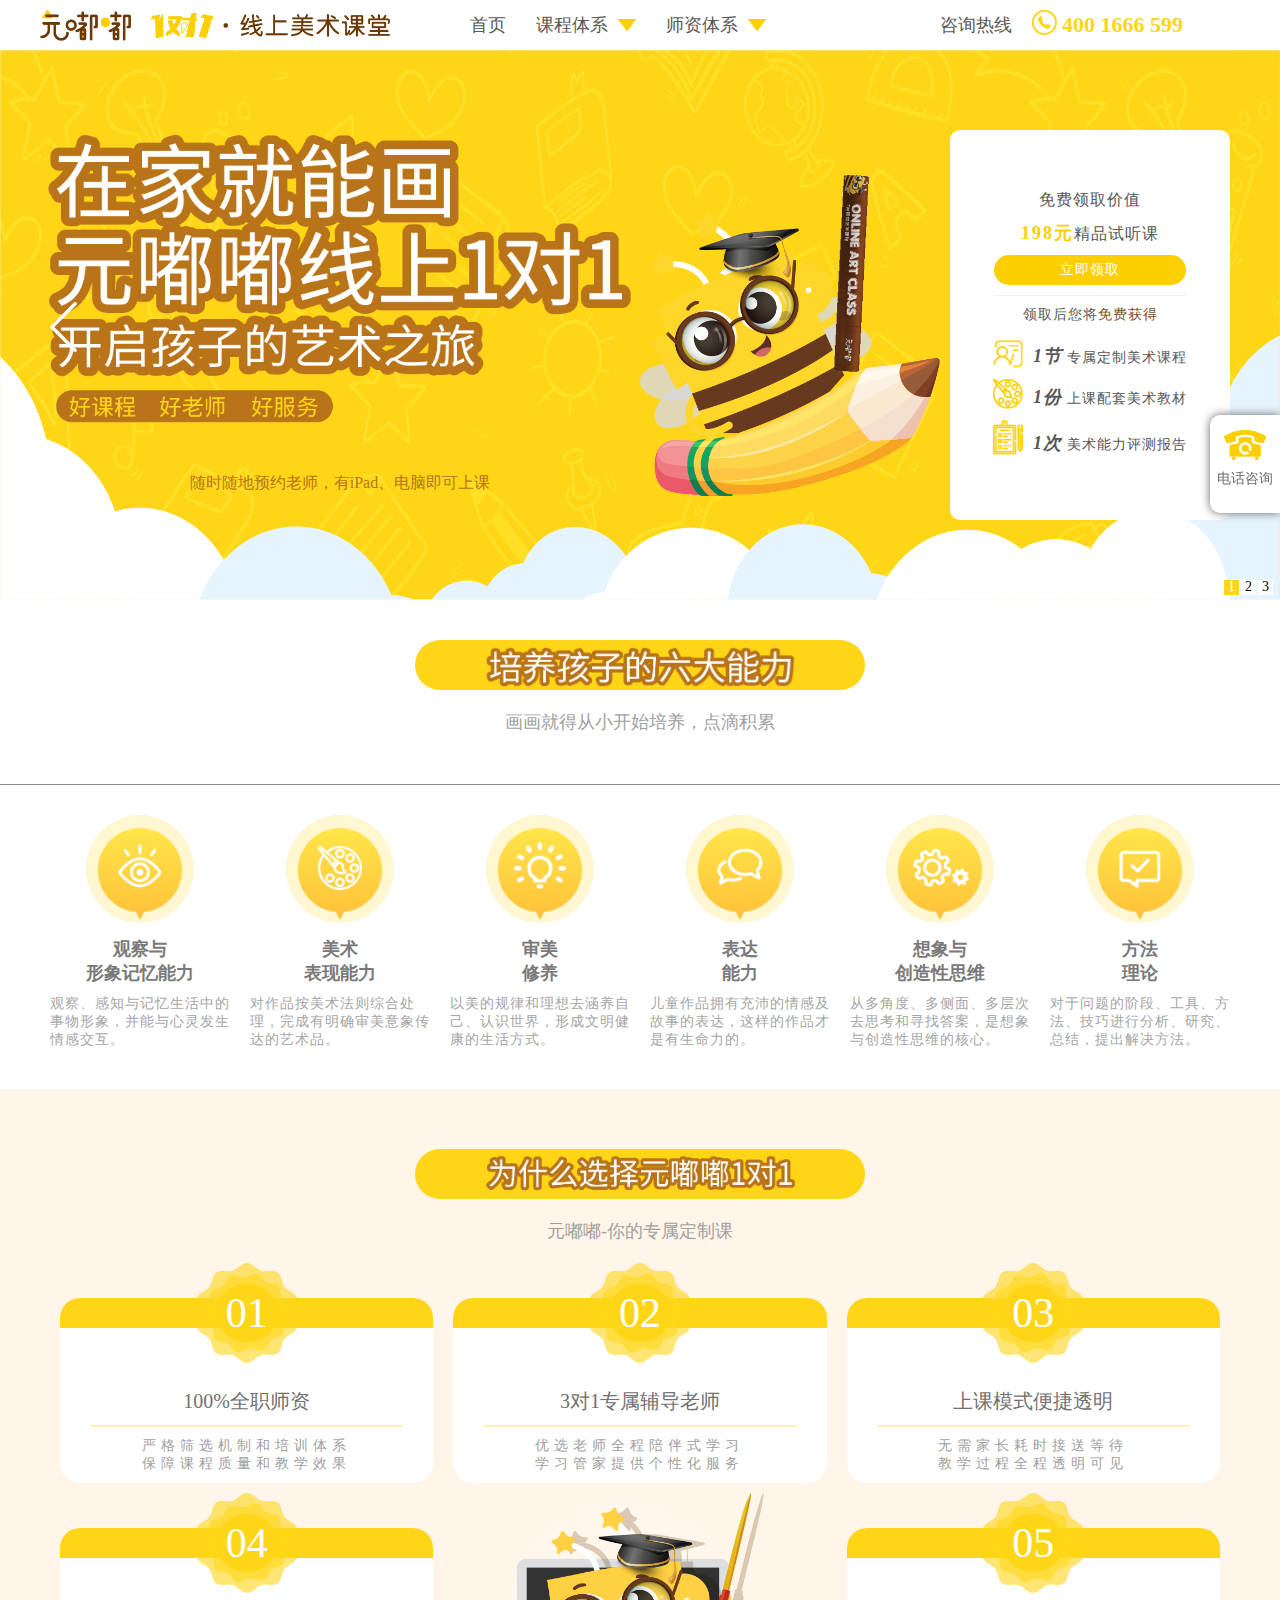
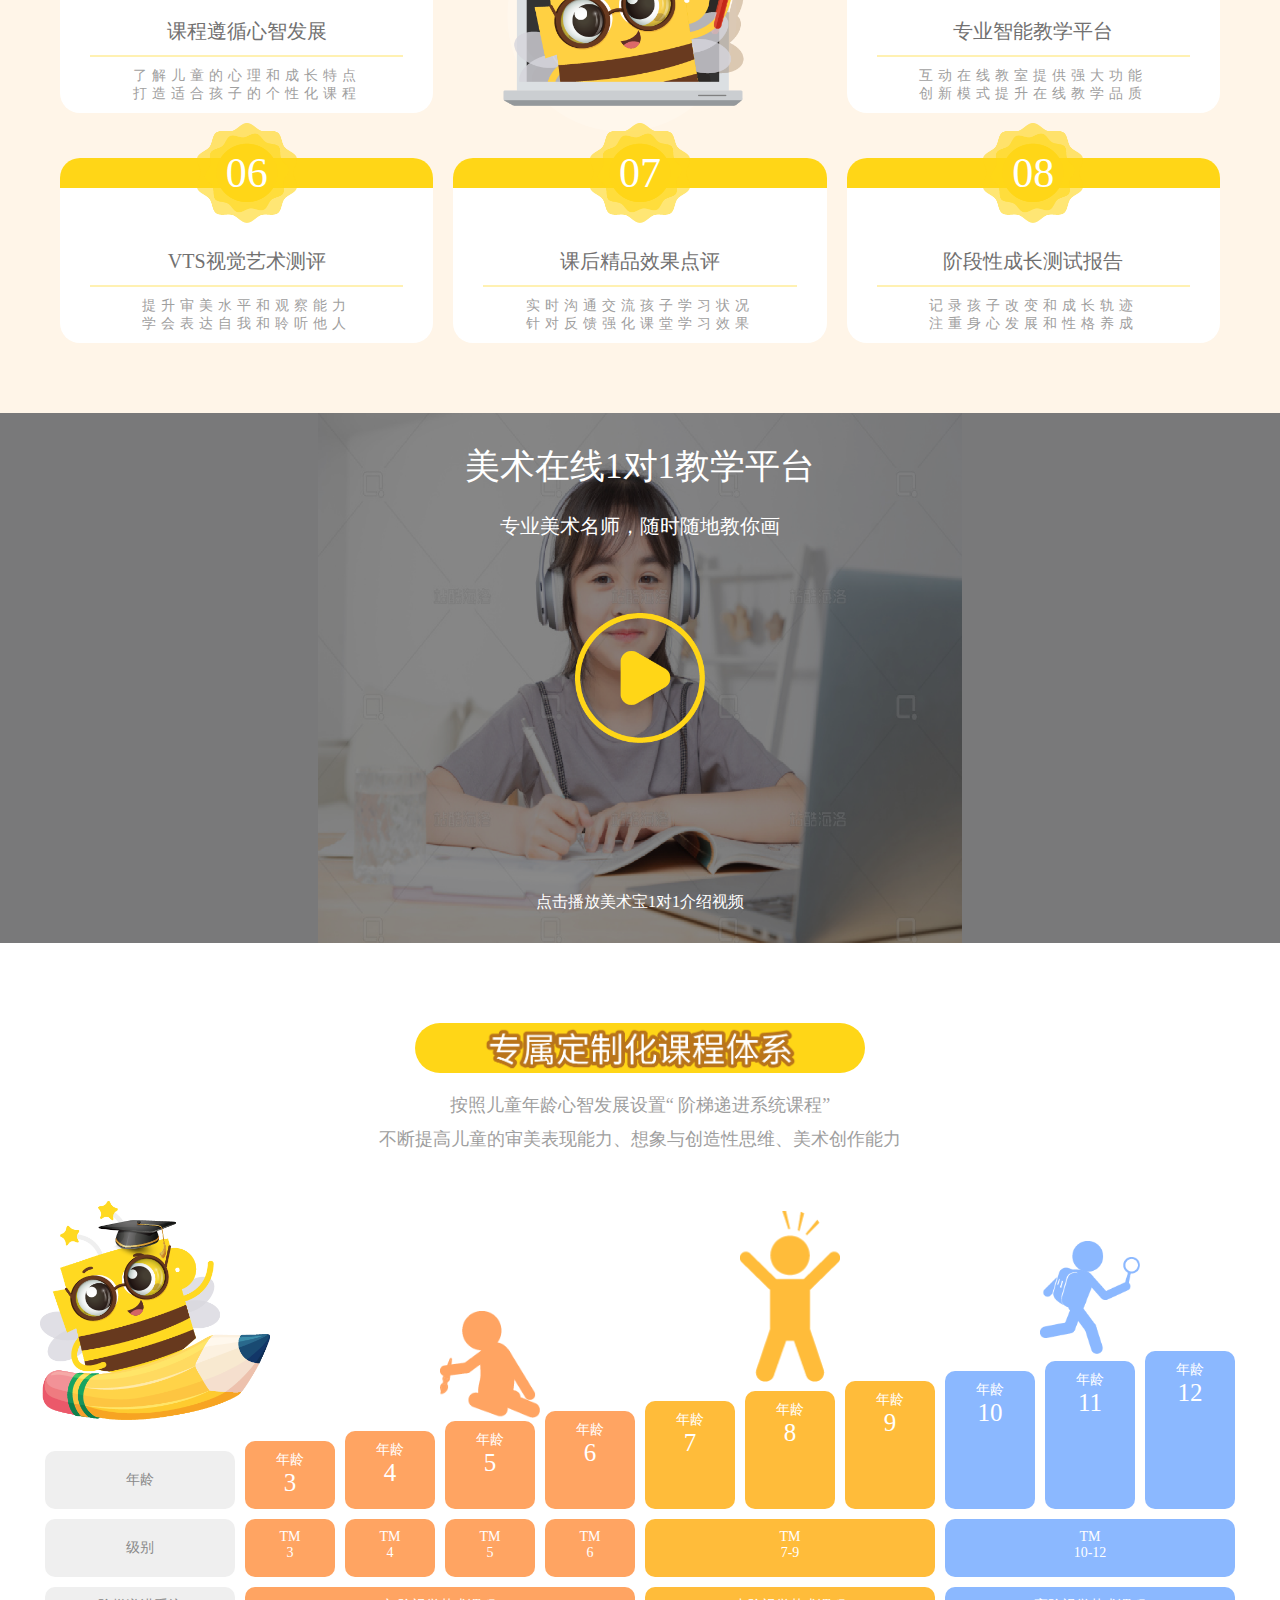
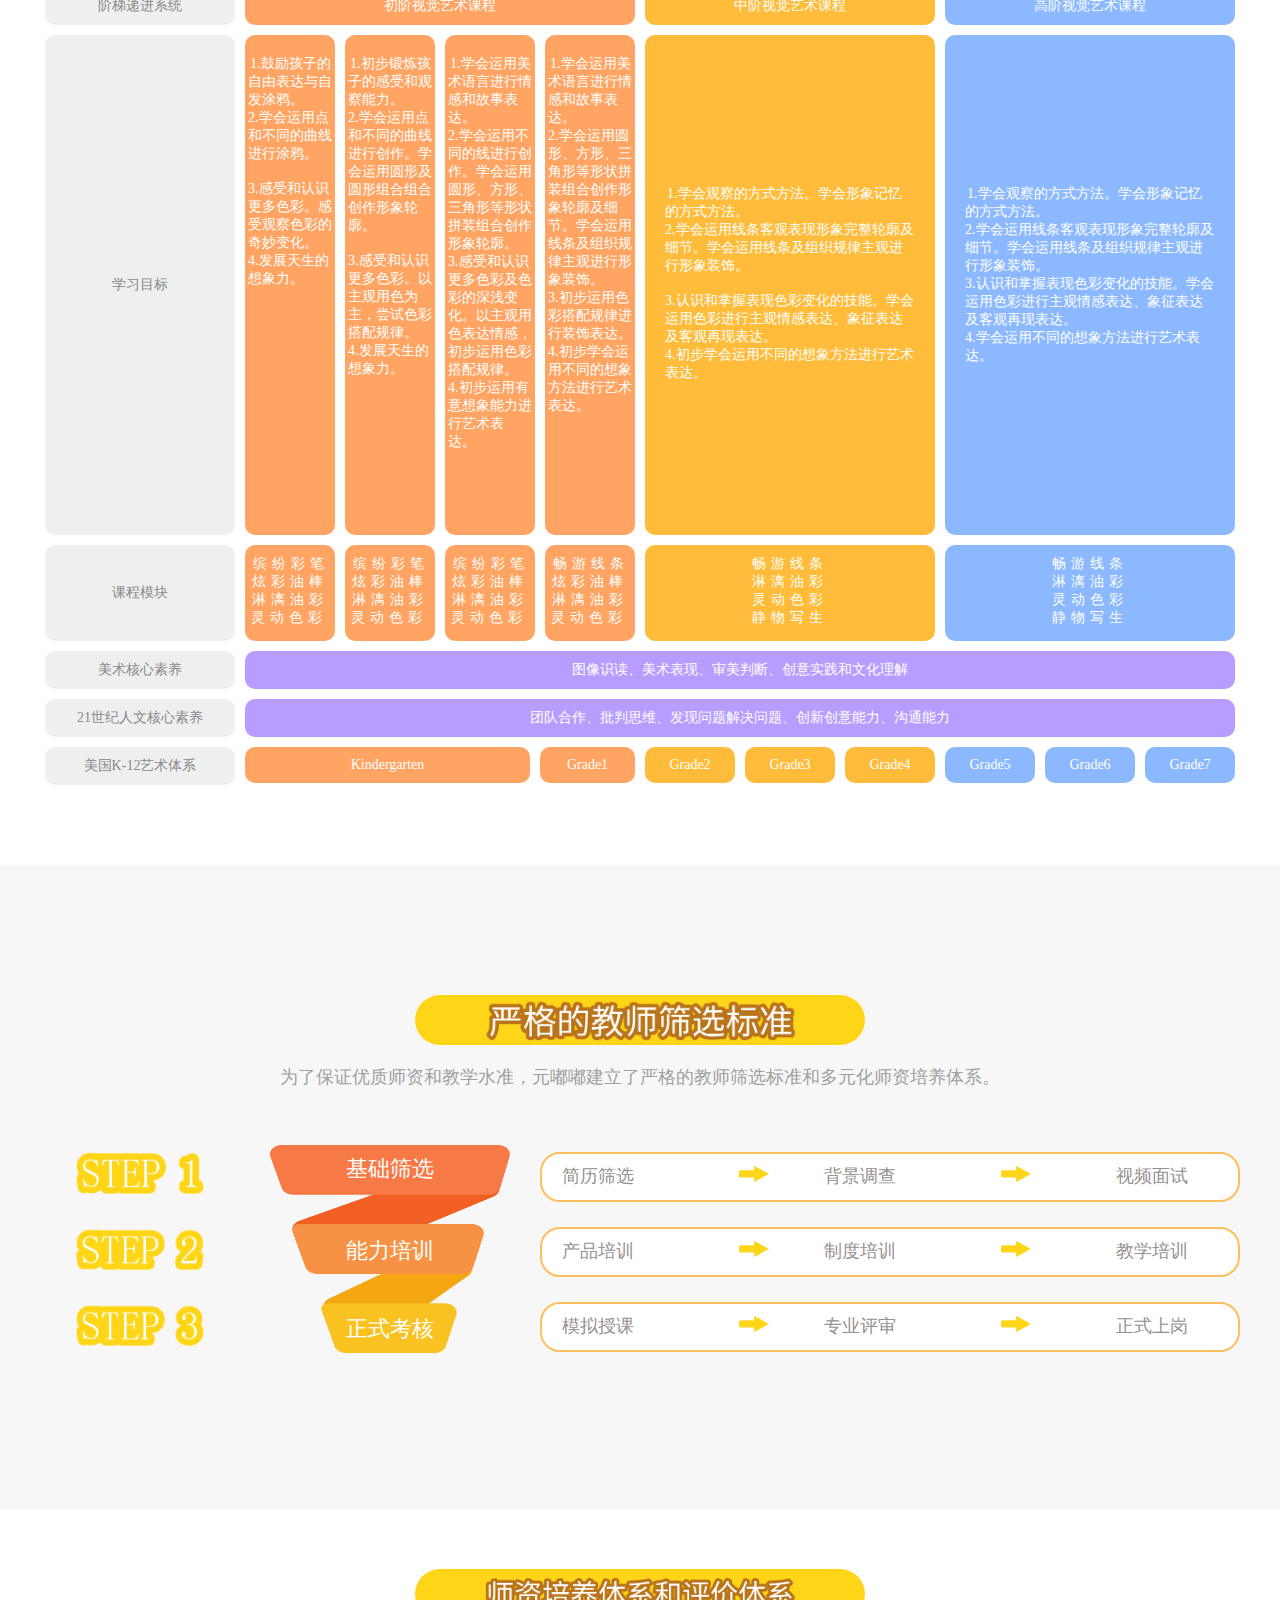
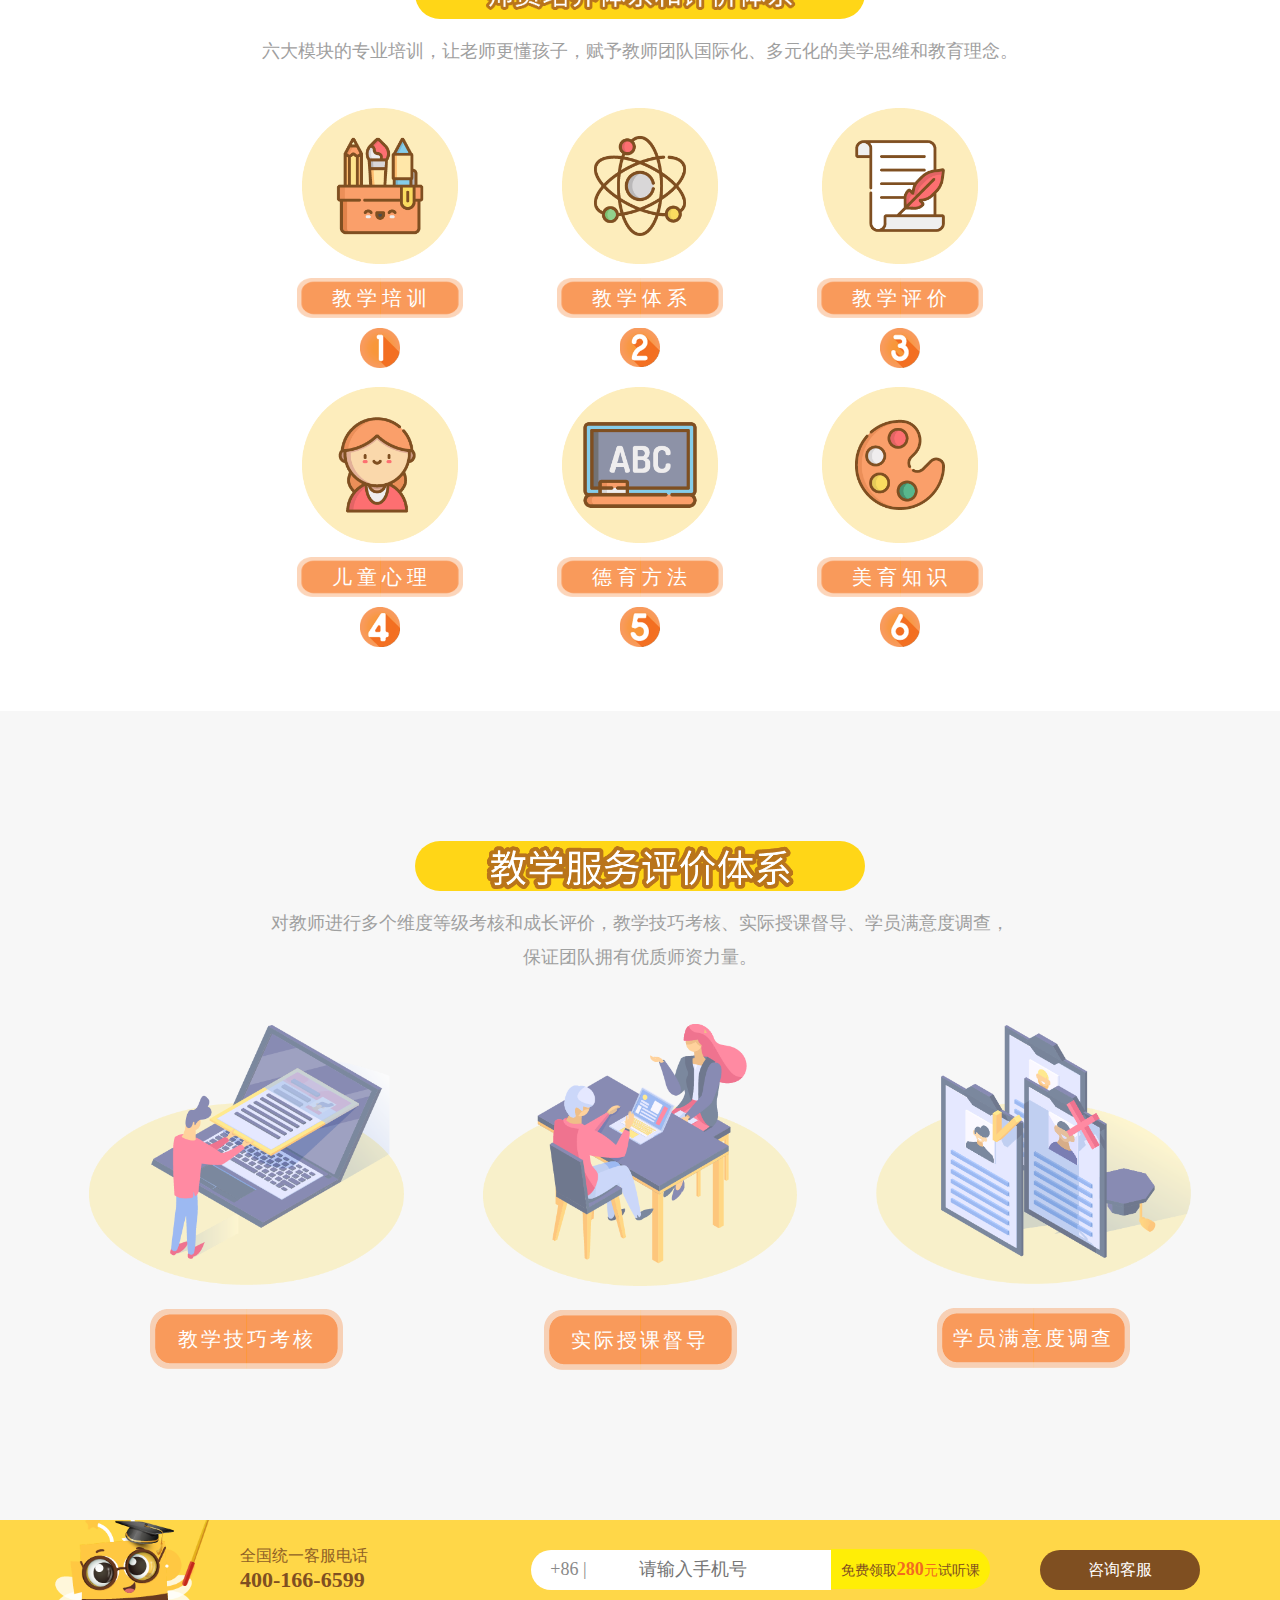
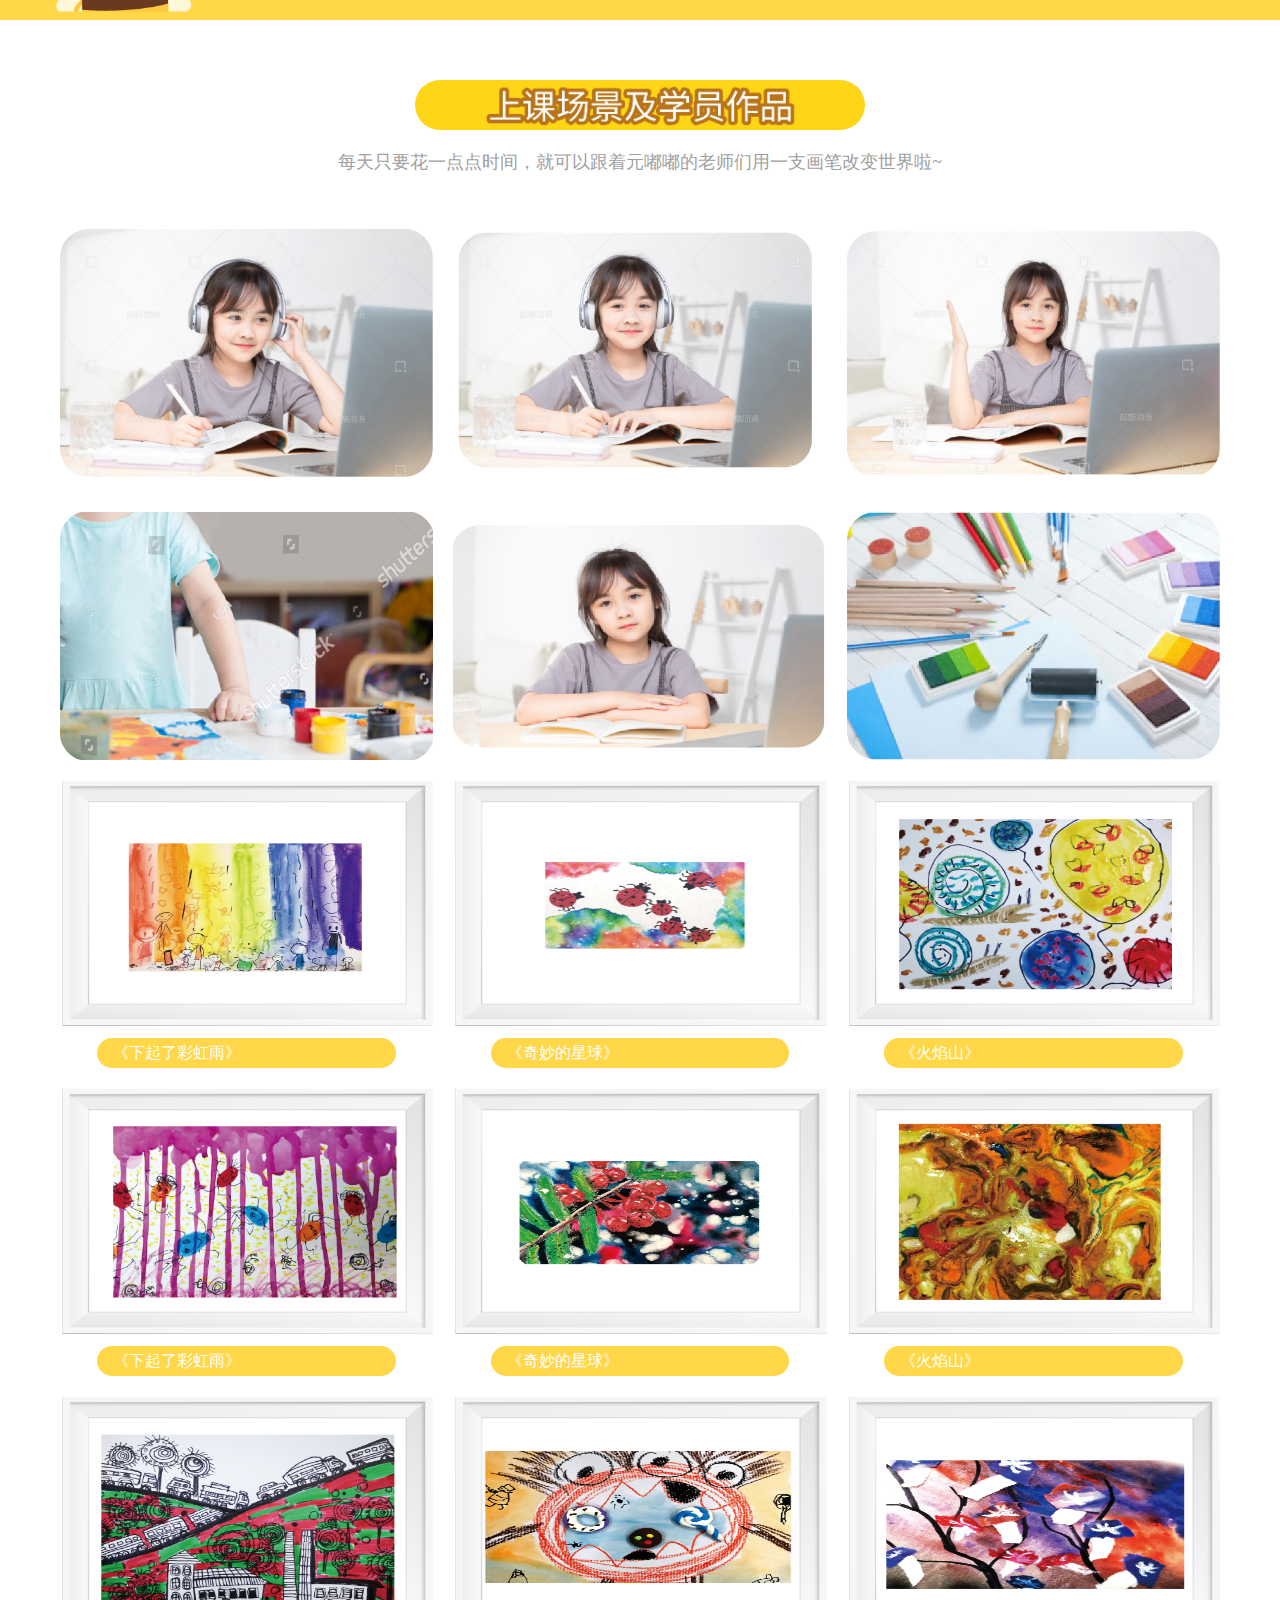
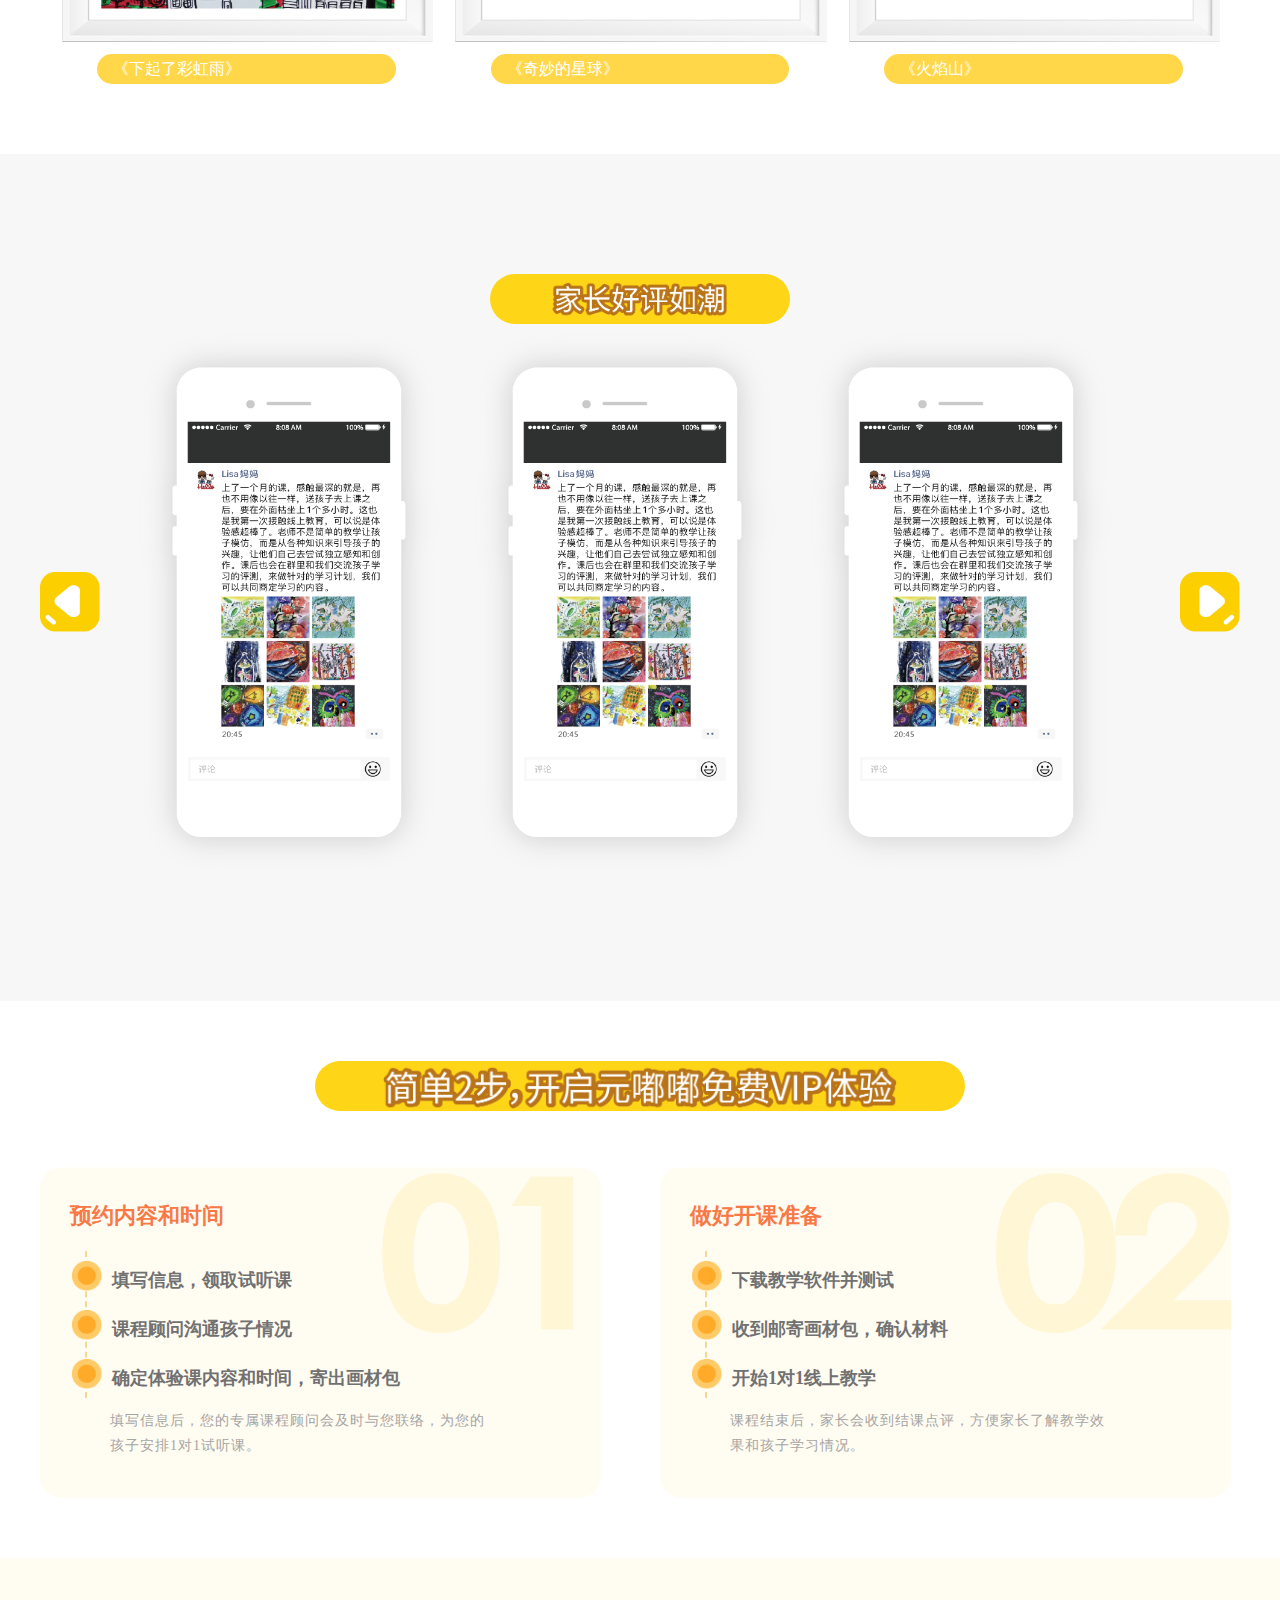
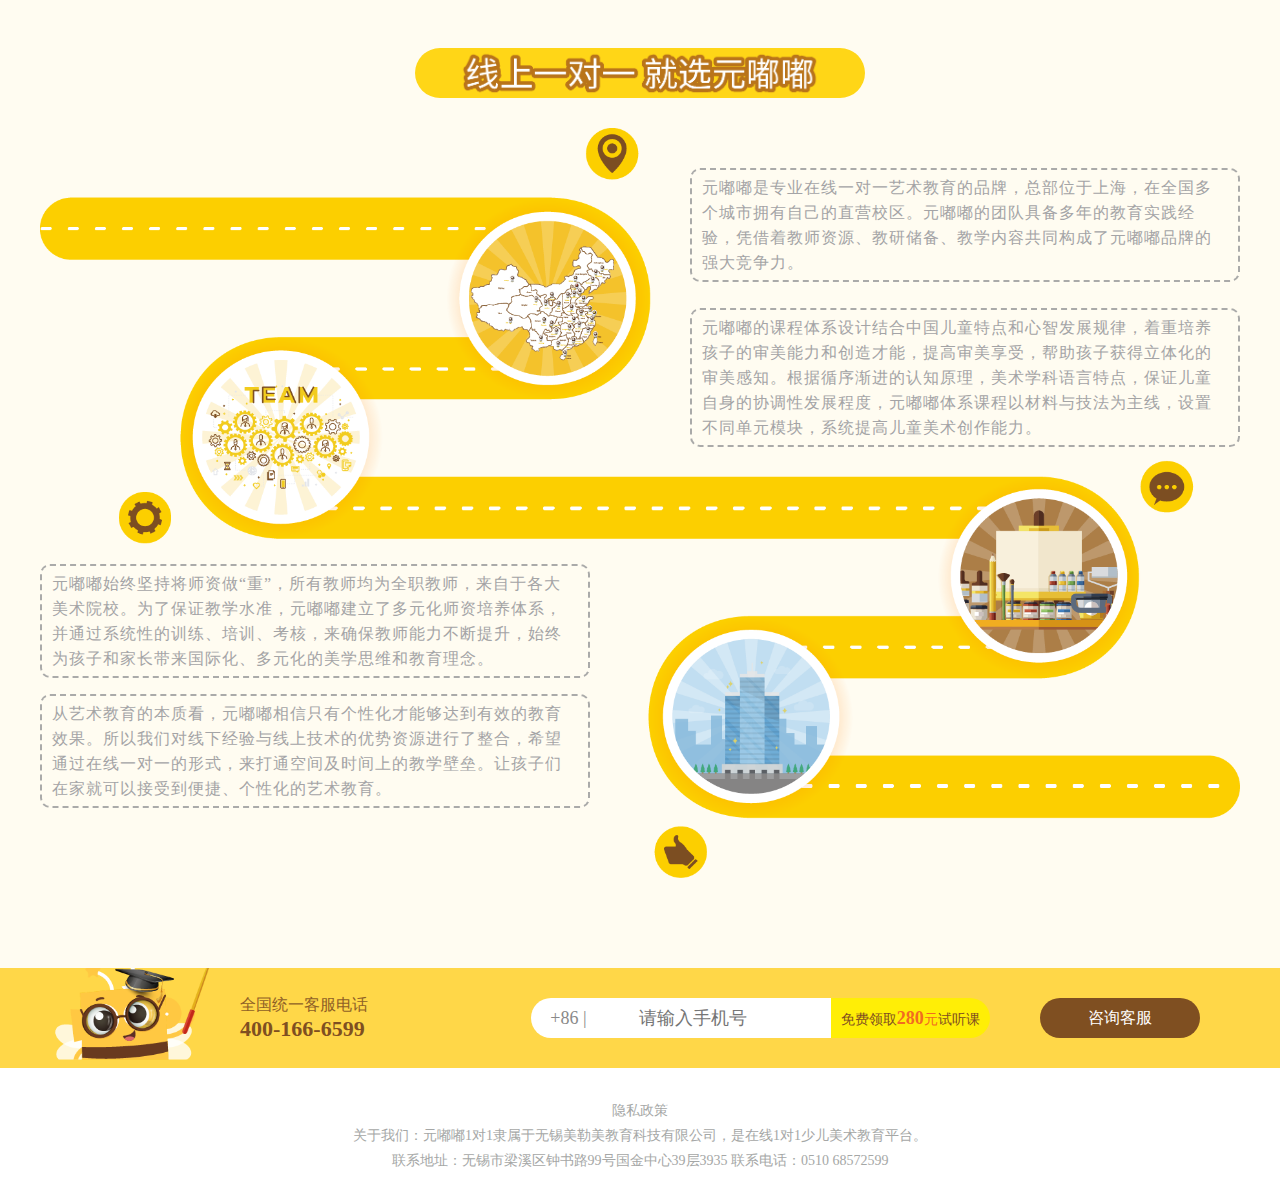
<file: index.html>
<!DOCTYPE html>
<html>
	<head>
		<meta charset="utf-8">
		<meta name="viewport" content="width=device-width,initial-scale=1.0, minimum-scale=1.0, maximum-scale=1.0, user-scalable=no">
		<title>元嘟嘟教育网站</title>
		<script src="js/jquery1.42.min.js" type="text/javascript" charset="utf-8"></script>
		<script src="js/jquery.SuperSlide.2.1.3.js" type="text/javascript" charset="utf-8"></script>
		<script src="js/js.js" type="text/javascript" charset="utf-8"></script>
		<link rel="stylesheet" type="text/css" href="css/css.css" />
		<link rel="stylesheet" type="text/css" href="css/iconfont.css" />
	</head>
	<body>
		<!-- 顶部 开始 -->
		<div class="top big">
			<div class="topleft">
				<a href="index.html"><img src="images/logo.png"></a>
			</div>
			<div class="topcenter">
				<ul class="clear">
					<li><a href="index.html">首页</a></li>
					<li><a href="course.html">课程体系</a><img src="images/xiatriangle.png"></li>
					<li><a href="teachers.html">师资体系</a><img src="images/xiatriangle.png"></li>
				</ul>
			</div>
			<div class="topright">
				<ul class="clear">
					<li><a href="javascript:void(0)">咨询热线</a></li>
					<li><img src="images/telicon.png"><a href="javascript:void(0)">400 1666 599</a></li>
				</ul>
			</div>
		</div>
		<!-- 顶部 开始 -->
		<!-- 轮播图 开始 -->
		<div class="banner">
			<div class="slideBox">
				<div class="hd">
					<ul>
						<li>1</li>
						<li>2</li>
						<li>3</li>
					</ul>
				</div>
				<div class="bd">
					<ul>
						<li>
							<img src="images/banner-bg1.png">
							<!-- 轮博图上面 的东西 开始-->
							<div class="banner-flex big">
								<!-- left -->
								<div class="banner-item left">
									<img src="images/banner1-zi.png">
									<p>随时随地预约老师，有iPad、电脑即可上课</p>
								</div>
								<!-- center -->
								<div class="banner-item center">
									<img src="images/banner1-img.png">
								</div>
								<!-- right -->
								<div class="banner-item right">
									<div class="banner-from">
										<p>免费领取价值</p>
										<p><span>198元</span>精品试听课</p>
										<p><a href="login.html">立即领取</a></p>
										<p>领取后您将<span>免费获得</span></p>
										<p class="banner1-p5"><img src="images/banner-icon1.png"><i>1节</i>专属定制美术课程</p>
										<p class="banner1-p5"><img src="images/banner-icon2.png"><i>1份</i>上课配套美术教材</p>
										<p class="banner1-p5"><img src="images/banner-icon3.png"><i>1次</i>美术能力评测报告</p>
									</div>
								</div>
							</div>
							<!-- 轮博图上面 的东西 结束-->
						</li>
						<li>
							<img src="images/banner-bg2.png">
							<!-- 轮博图上面 的东西 开始-->
							<div class="banner-flex big">
								<!-- left -->
								<div class="banner-item left">
									<img src="images/banner2-zi.png" style="top: 0;width: 90%;">
									<!-- <p>随时随地预约老师，有iPad、电脑即可上课</p> -->
								</div>
								<!-- center -->
								<div class="banner-item center">
									<!-- <img src="images/banner1-img.png"> -->
								</div>
								<!-- right -->
								<div class="banner-item right">
									<div class="banner-from">
										<p>免费领取价值</p>
										<p><span>198元</span>精品试听课</p>
										<p><a href="login.html">立即领取</a></p>
										<p>领取后您将<span>免费获得</span></p>
										<p class="banner1-p5"><img src="images/banner-icon1.png"><i>1节</i>专属定制美术课程</p>
										<p class="banner1-p5"><img src="images/banner-icon2.png"><i>1份</i>上课配套美术教材</p>
										<p class="banner1-p5"><img src="images/banner-icon3.png"><i>1次</i>美术能力评测报告</p>
									</div>
								</div>
							</div>
							<!-- 轮博图上面 的东西 结束-->
						</li>
						<li>
							<img src="images/banner-bg1.png">
							<!-- 轮博图上面 的东西 开始-->
							<div class="banner-flex big">
								<!-- left -->
								<div class="banner-item left">
									<img src="images/banner3-zi.png" style="top: 0;width: 80%;">
									<p><img src="images/banner3-img2.png"></p>
								</div>
								<!-- center -->
								<div class="banner-item center">
									<img src="images/banner3-img.png">
								</div>
								<!-- right -->
								<div class="banner-item right">
									<div class="banner-from">
										<p>免费领取价值</p>
										<p><span>198元</span>精品试听课</p>
										<p><a href="login.html">立即领取</a></p>
										<p>领取后您将<span>免费获得</span></p>
										<p class="banner1-p5"><img src="images/banner-icon1.png"><i>1节</i>专属定制美术课程</p>
										<p class="banner1-p5"><img src="images/banner-icon2.png"><i>1份</i>上课配套美术教材</p>
										<p class="banner1-p5"><img src="images/banner-icon3.png"><i>1次</i>美术能力评测报告</p>
									</div>
								</div>
							</div>
							<!-- 轮博图上面 的东西 结束-->
						</li>
						<!-- <li><img src="images/banner1.png" /></li> -->
					</ul>
				</div>

				<!-- 下面是前/后按钮代码，如果不需要删除即可 -->
				<a class="prev iconfont iconzuo" href="javascript:void(0)"></a>
				<a class="next iconfont iconyou" href="javascript:void(0)"></a>

			</div>

		</div>
		<script type="text/javascript">
			jQuery(".slideBox").slide({
				mainCell: ".bd ul",
				autoPlay: true
			});
		</script>
		<!-- 轮播图 结束 -->
		<!-- 六大能力 开始 -->
		<div class="SixAbilities">
			<div class="SixAbilities-top">
				<div class="SixAbilities-top-title">
					<p><img src="images/SixAbilities-title.png"></p>
					<!-- <p>培养孩子的六大能力</p> -->
				</div>
				<div class="SixAbilities-top-main">
					<p><a href="javascript:void(0)">画画就得从小开始培养，点滴积累</a></p>
				</div>
			</div>
			<div class="SixAbilities-main big">
				<ul>
					<li>
						<img src="images/SixAbilities1.png">
						<h3>观察与<br>
							形象记忆能力</h3>
						<p>观察、感知与记忆生活中的事物形象，并能与心灵发生情感交互。</p>
					</li>
					<li>
						<img src="images/SixAbilities2.png">
						<h3>美术<br>
							表现能力</h3>
						<p>对作品按美术法则综合处理，完成有明确审美意象传达的艺术品。</p>
					</li>
					<li>
						<img src="images/SixAbilities3.png">
						<h3>审美<br>
							修养</h3>
						<p>以美的规律和理想去涵养自己、认识世界，形成文明健康的生活方式。</p>
					</li>
					<li>
						<img src="images/SixAbilities4.png">
						<h3>表达<br>
							能力</h3>
						<p>儿童作品拥有充沛的情感及故事的表达，这样的作品才是有生命力的。</p>
					</li>
					<li>
						<img src="images/SixAbilities5.png">
						<h3>想象与<br>
							创造性思维</h3>
						<p>从多角度、多侧面、多层次去思考和寻找答案，是想象与创造性思维的核心。</p>
					</li>
					<li>
						<img src="images/SixAbilities6.png">
						<h3>方法<br>
							理论</h3>
						<p>对于问题的阶段、工具、方法、技巧进行分析、研究、总结，提出解决方法。</p>
					</li>
				</ul>
			</div>
		</div>
		<!-- 六大能力 结束 -->
		<!-- why一对一 开始 -->
		<div class="whyonebg">
			<div class="whyone big">
				<div class="whyone-top">
					<div class="whyone-top-title">
						<p><img src="images/whyone-title.png"></p>
						<!-- <p>为什么选择元嘟嘟1对1</p> -->
					</div>
					<div class="whyone-top-main">
						<p><a href="javascript:void(0)">元嘟嘟-你的专属定制课</a></p>
					</div>
				</div>
				<div class="whyone-main">
					<ul>
						<li>
							<div class="whyitem">
								<div class="whyitem-title">
									<img src="images/one-on-one.png">
									<span>01</span>
								</div>
								<h3>100%全职师资</h3>
								<p>严格筛选机制和培训体系
									保障课程质量和教学效果</p>
							</div>
						</li>
						<li>
							<div class="whyitem">
								<div class="whyitem-title">
									<img src="images/one-on-one.png">
									<span>02</span>
								</div>
								<h3>3对1专属辅导老师</h3>
								<p>优选老师全程陪伴式学习
									学习管家提供个性化服务</p>
							</div>
						</li>
						<li>
							<div class="whyitem">
								<div class="whyitem-title">
									<img src="images/one-on-one.png">
									<span>03</span>
								</div>
								<h3>上课模式便捷透明</h3>
								<p> &nbsp; 无需家长耗时接送等待
									&nbsp; 教学过程全程透明可见</p>
							</div>
						</li>
						<li>
							<div class="whyitem">
								<div class="whyitem-title">
									<img src="images/one-on-one.png">
									<span>04</span>
								</div>
								<h3>课程遵循心智发展</h3>
								<p>了解儿童的心理和成长特点
									打造适合孩子的个性化课程</p>
							</div>
						</li>
						<li><img src="images/one-on%20-one2.png"></li>
						<li>
							<div class="whyitem">
								<div class="whyitem-title">
									<img src="images/one-on-one.png">
									<span>05</span>
								</div>
								<h3>专业智能教学平台</h3>
								<p>互动在线教室提供强大功能
									创新模式提升在线教学品质</p>
							</div>
						</li>
						<li>
							<div class="whyitem">
								<div class="whyitem-title">
									<img src="images/one-on-one.png">
									<span>06</span>
								</div>
								<h3>VTS视觉艺术测评</h3>
								<p>提升审美水平和观察能力
									学会表达自我和聆听他人</p>
							</div>
						</li>
						<li>
							<div class="whyitem">
								<div class="whyitem-title">
									<img src="images/one-on-one.png">
									<span>07</span>
								</div>
								<h3>课后精品效果点评</h3>
								<p>实时沟通交流孩子学习状况
									针对反馈强化课堂学习效果</p>
							</div>
						</li>
						<li>
							<div class="whyitem">
								<div class="whyitem-title">
									<img src="images/one-on-one.png">
									<span>08</span>
								</div>
								<h3>阶段性成长测试报告</h3>
								<p>记录孩子改变和成长轨迹
									注重身心发展和性格养成</p>
							</div>
						</li>
					</ul>
				</div>
			</div>
		</div>
		<!-- why一对一 结束 -->
		<!-- 在线教育 一对一 开始 -->
		<div class="lineonebg">
			<div class="lineone big">
				<p>美术在线1对1教学平台</p>
				<p>专业美术名师，随时随地教你画</p>
				<p>点击播放美术宝1对1介绍视频</p>
				<img src="images/play.png">
			</div>
		</div>
		<!-- 在线教育 一对一 结束 -->
		<!-- 专属定制化课程体系 开始 -->
		<div class="exclusive big">
			<!-- 标题 开始 -->
			<div class="exclusive-top">
				<div class="exclusive-top-title">
					<p><img src="images/exclusive-title.png"></p>
					<!-- <p>专属定制化课程体系</p> -->
				</div>
				<div class="exclusive-top-main">
					<p><a href="javascript:void(0)">按照儿童年龄心智发展设置“ 阶梯递进系统课程”</a></p>
					<p><a href="javascript:void(0)">不断提高儿童的审美表现能力、想象与创造性思维、美术创作能力</a></p>
				</div>
			</div>
			<!-- 标题 结束 -->
			<!-- 主要内容 开始 -->
			<div class="exclusive-main">
				<!-- 第一层 年龄 开始 -->
				<div class="EMflex1">
					<!-- 第一列 开始 -->
					<div class="EMflex-item one">
						<ul>
							<img src="images/exclusive.png">
							<li>
								<p>年龄</p>
							</li>
						</ul>
					</div>
					<!-- 第一列 结束 -->
					<!-- 第二列 开始 -->
					<div class="EMflex-item two">
						<ul>
							<li>
								<p>年龄</p>
								<p>3</p>
							</li>
							<li>
								<p>年龄</p>
								<p>4</p>
							</li>
							<li>
								<p>年龄</p>
								<p>5</p>
							</li>
							<li>
								<p>年龄</p>
								<p>6</p>
							</li>
							<img src="images/exclusiveicon1.png">
						</ul>
					</div>
					<!-- 第二列 结束 -->
					<!-- 第三列 开始 -->
					<div class="EMflex-item three">
						<ul>
							<li>
								<p>年龄</p>
								<p>7</p>
							</li>
							<li>
								<p>年龄</p>
								<p>8</p>
							</li>
							<li>
								<p>年龄</p>
								<p>9</p>
							</li>
							<img src="images/exclusiveicon2.png">
						</ul>
					</div>
					<!-- 第三列 结束 -->
					<!-- 第四列 开始 -->
					<div class="EMflex-item four">
						<ul>
							<li>
								<p>年龄</p>
								<p>10</p>
							</li>
							<li>
								<p>年龄</p>
								<p>11</p>
							</li>
							<li>
								<p>年龄</p>
								<p>12</p>
							</li>
							<img src="images/exclusiveicon3.png">
						</ul>
					</div>
					<!-- 第四列 结束 -->
				</div>
				<!-- 第一层 年龄 结束 -->
				<!-- 第二层 级别 开始 -->
				<div class="EMflex2">
					<!-- 第一列 开始 -->
					<div class="EMflex-item one">
						<ul>
							<li>
								<p>级别</p>
							</li>
						</ul>
					</div>
					<!-- 第一列 结束 -->
					<!-- 第二列 开始 -->
					<div class="EMflex-item two">
						<ul>
							<li>
								<p>TM</p>
								<p>3</p>
							</li>
							<li>
								<p>TM</p>
								<p>4</p>
							</li>
							<li>
								<p>TM</p>
								<p>5</p>
							</li>
							<li>
								<p>TM</p>
								<p>6</p>
							</li>
						</ul>
					</div>
					<!-- 第二列 结束 -->
					<!-- 第三列 开始 -->
					<div class="EMflex-item three">
						<ul>
							<li>
								<p>TM</p>
								<p>7-9</p>
							</li>
						</ul>
					</div>
					<!-- 第三列 结束 -->
					<!-- 第四列 开始 -->
					<div class="EMflex-item four">
						<ul>
							<li>
								<p>TM</p>
								<p>10-12</p>
							</li>
						</ul>
					</div>
					<!-- 第四列 结束 -->
				</div>
				<!-- 第二层 级别 结束 -->
				<!-- 第三层 阶梯递进系统 开始 -->
				<div class="EMflex3">
					<!-- 第一列 开始 -->
					<div class="EMflex-item one">
						<ul>
							<li>阶梯递进系统</li>
						</ul>
					</div>
					<!-- 第一列 结束 -->
					<!-- 第二列 开始 -->
					<div class="EMflex-item two">
						<ul>
							<li><a href="javascript:void(0)">初阶视觉艺术课程</a></li>
						</ul>
					</div>
					<!-- 第二列 结束 -->
					<!-- 第三列 开始 -->
					<div class="EMflex-item three">
						<ul>
							<li><a href="javascript:void(0)">中阶视觉艺术课程</a></li>
						</ul>
					</div>
					<!-- 第三列 结束 -->
					<!-- 第四列 开始 -->
					<div class="EMflex-item four">
						<ul>
							<li><a href="javascript:void(0)">高阶视觉艺术课程</a></li>
						</ul>
					</div>
					<!-- 第四列 结束 -->
				</div>
				<!-- 第三层 阶梯递进系统 结束 -->
				<!-- 第四层 学习目标 开始 -->
				<div class="EMflex4">
					<!-- 第一列 开始 -->
					<div class="EMflex-item one">
						<ul>
							<li>学习目标</li>
						</ul>
					</div>
					<!-- 第一列 结束 -->
					<!-- 第二列 开始 -->
					<div class="EMflex-item two">
						<ul>
							<li><a href="javascript:void(0)">1.鼓励孩子的自由表达与自发涂鸦。<br>

									2.学会运用点和不同的曲线进行涂鸦。<br><br>

									3.感受和认识更多色彩。感受观察色彩的奇妙变化。<br>

									4.发展天生的想象力。</a></li>
							<li><a href="javascript:void(0)">1.初步锻炼孩子的感受和观察能力。<br>

									2.学会运用点和不同的曲线进行创作。学会运用圆形及圆形组合组合创作形象轮廓。<br><br>

									3.感受和认识更多色彩。以主观用色为主，尝试色彩搭配规律。<br>

									4.发展天生的想象力。
								</a></li>
							<li><a href="javascript:void(0)">1.学会运用美术语言进行情感和故事表达。<br>

									2.学会运用不同的线进行创作。学会运用圆形、方形、三角形等形状拼装组合创作形象轮廓。<br>

									3.感受和认识更多色彩及色彩的深浅变化。以主观用色表达情感，初步运用色彩搭配规律。<br>

									4.初步运用有意想象能力进行艺术表达。
								</a></li>
							<li><a href="javascript:void(0)">1.学会运用美术语言进行情感和故事表达。<br>

									2.学会运用圆形、方形、三角形等形状拼装组合创作形象轮廓及细节。学会运用线条及组织规律主观进行形象装饰。<br>

									3.初步运用色彩搭配规律进行装饰表达。<br>

									4.初步学会运用不同的想象方法进行艺术表达。
								</a></li>
						</ul>
					</div>
					<!-- 第二列 结束 -->
					<!-- 第三列 开始 -->
					<div class="EMflex-item three">
						<ul>
							<li><a href="javascript:void(0)">1.学会观察的方式方法。学会形象记忆的方式方法。<br>

									2.学会运用线条客观表现形象完整轮廓及细节。学会运用线条及组织规律主观进行形象装饰。<br><br>

									3.认识和掌握表现色彩变化的技能。学会运用色彩进行主观情感表达、象征表达及客观再现表达。<br>

									4.初步学会运用不同的想象方法进行艺术表达。
								</a></li>
						</ul>
					</div>
					<!-- 第三列 结束 -->
					<!-- 第四列 开始 -->
					<div class="EMflex-item four">
						<ul>
							<li><a href="javascript:void(0)">1.学会观察的方式方法。学会形象记忆的方式方法。<br>

									2.学会运用线条客观表现形象完整轮廓及细节。学会运用线条及组织规律主观进行形象装饰。<br>

									3.认识和掌握表现色彩变化的技能。学会运用色彩进行主观情感表达、象征表达及客观再现表达。<br>

									4.学会运用不同的想象方法进行艺术表达。
								</a></li>
						</ul>
					</div>
					<!-- 第四列 结束 -->
				</div>
				<!-- 第四层 学习目标 结束 -->
				<!-- 第五层 课程模块 开始 -->
				<div class="EMflex5">
					<!-- 第一列 开始 -->
					<div class="EMflex-item one">
						<ul>
							<li>课程模块</li>
						</ul>
					</div>
					<!-- 第一列 结束 -->
					<!-- 第二列 开始 -->
					<div class="EMflex-item two">
						<ul>
							<li><a href="javascript:void(0)">缤纷彩笔
									炫彩油棒
									淋漓油彩
									灵动色彩</a></li>
							<li><a href="javascript:void(0)">缤纷彩笔
									炫彩油棒
									淋漓油彩
									灵动色彩</a></li>
							<li><a href="javascript:void(0)">缤纷彩笔
									炫彩油棒
									淋漓油彩
									灵动色彩
								</a></li>
							<li><a href="javascript:void(0)">畅游线条
									炫彩油棒
									淋漓油彩
									灵动色彩
								</a></li>
						</ul>
					</div>
					<!-- 第二列 结束 -->
					<!-- 第三列 开始 -->
					<div class="EMflex-item three">
						<ul>
							<li><a href="javascript:void(0)">畅游线条
									淋漓油彩
									灵动色彩
									静物写生</a></li>
						</ul>
					</div>
					<!-- 第三列 结束 -->
					<!-- 第四列 开始 -->
					<div class="EMflex-item four">
						<ul>
							<li><a href="javascript:void(0)">畅游线条
									淋漓油彩
									灵动色彩
									静物写生</a></li>
						</ul>
					</div>
					<!-- 第四列 结束 -->
				</div>
				<!-- 第五层 课程模块 结束 -->
				<!-- 第六层 美术核心素养 开始 -->
				<div class="EMflex6">
					<!-- 第一列 开始 -->
					<div class="EMflex-item one">
						<ul>
							<li>美术核心素养</li>
						</ul>
					</div>
					<!-- 第一列 结束 -->
					<!-- 第二列 开始 -->
					<div class="EMflex-item two">
						<ul>
							<li>图像识读、美术表现、审美判断、创意实践和文化理解</li>
						</ul>
					</div>
					<!-- 第二列 结束 -->
				</div>
				<!-- 第六层 美术核心素养 结束 -->
				<!-- 第七层 21世纪人文核心素养 开始 -->
				<div class="EMflex7">
					<!-- 第一列 开始 -->
					<div class="EMflex-item one">
						<ul>
							<li>21世纪人文核心素养</li>
						</ul>
					</div>
					<!-- 第一列 结束 -->
					<!-- 第二列 开始 -->
					<div class="EMflex-item two">
						<ul>
							<li>团队合作、批判思维、发现问题解决问题、创新创意能力、沟通能力</li>
						</ul>
					</div>
					<!-- 第二列 结束 -->
				</div>
				<!-- 第七层 21世纪人文核心素养 结束 -->
				<!-- 第八层 美国K-12艺术体系 开始 -->
				<div class="EMflex8">
					<!-- 第一列 开始 -->
					<div class="EMflex-item one">
						<ul>
							<li>美国K-12艺术体系</li>
						</ul>
					</div>
					<!-- 第一列 结束 -->
					<!-- 第二列 开始 -->
					<div class="EMflex-item two">
						<ul>
							<li>Kindergarten</li>
							<li>Grade1</li>
						</ul>
					</div>
					<!-- 第二列 结束 -->
					<!-- 第三列 开始 -->
					<div class="EMflex-item three">
						<ul>
							<li>Grade2</li>
							<li>Grade3</li>
							<li>Grade4</li>
						</ul>
					</div>
					<!-- 第三列 结束 -->
					<!-- 第四列 开始 -->
					<div class="EMflex-item four">
						<ul>
							<li>Grade5</li>
							<li>Grade6</li>
							<li>Grade7</li>
						</ul>
					</div>
					<!-- 第四列 结束 -->
				</div>
				<!-- 第八层 美国K-12艺术体系 结束 -->
			</div>
			<!-- 主要内容结束 -->
		</div>
		<!-- 专属定制化课程体系 结束 -->
		<!-- 严格的教师筛选标准 开始 -->
		<div class="strictbg">
			<div class="strict big">
				<!-- 标题 开始 -->
				<div class="strict-top">
					<div class="strict-top-title">
						<p><img src="images/strict-title.png"></p>
						<!-- <p>严格的教师筛选标准</p> -->
					</div>
					<div class="strict-top-main">
						<p><a href="javascript:void(0)">为了保证优质师资和教学水准，元嘟嘟建立了严格的教师筛选标准和多元化师资培养体系。</a></p>
					</div>
				</div>
				<!-- 标题 结束 -->
				<!-- 主要内容 -->
				<div class="strict-main">
					<div class="strict-item one">
						<img src="images/strictbiao1.png">
						<img src="images/strictbiao2.png">
						<img src="images/strictbiao3.png">
					</div>
					<div class="strict-item two">
						<p><span>基础筛选</span></p>
						<p><span>能力培训</span></p>
						<p><span>正式考核</span></p>
					</div>
					<div class="strict-item three">
						<ul>
							<li>简历筛选 <img src="images/strict-right.png"></li>
							<li>背景调查 <img src="images/strict-right.png"></li>
							<li>视频面试</li>
						</ul>
						<ul>
							<li>产品培训 <img src="images/strict-right.png"></li>
							<li>制度培训 <img src="images/strict-right.png"></li>
							<li>教学培训</li>
						</ul>
						<ul>
							<li>模拟授课 <img src="images/strict-right.png"></li>
							<li>专业评审 <img src="images/strict-right.png"></li>
							<li>正式上岗</li>
						</ul>
					</div>
				</div>
			</div>
		</div>
		<!-- 严格的教师筛选标准 结束 -->
		<!-- 师资培养体系和评价体系 开始 -->
		<div class="train big">
			<!-- 标题 开始 -->
			<div class="train-top">
				<div class="train-top-title">
					<p><img src="images/train-title.png"></p>
					<!-- <p>师资培养体系和评价体系</p> -->
				</div>
				<div class="train-top-main">
					<p><a href="javascript:void(0)">六大模块的专业培训，让老师更懂孩子，赋予教师团队国际化、多元化的美学思维和教育理念。</a></p>
				</div>
			</div>
			<!-- 标题 结束 -->
			<!-- 主要内容 -->
			<div class="train-main">
				<ul>
					<li>
						<img src="images/train-icon1.png">
						<p>教 学 培 训</p>
						<img src="images/train-num1.png">
					</li>
					<li>
						<img src="images/train-icon2.png">
						<p>教 学 体 系</p>
						<img src="images/train-num2.png">
					</li>
					<li>
						<img src="images/train-icon3.png">
						<p>教 学 评 价</p>
						<img src="images/train-num3.png">
					</li>
					<li>
						<img src="images/train-icon4.png">
						<p>儿 童 心 理</p>
						<img src="images/train-num4.png">
					</li>
					<li>
						<img src="images/train-icon5.png">
						<p>德 育 方 法</p>
						<img src="images/train-num5.png">
					</li>
					<li>
						<img src="images/train-icon6.png">
						<p>美 育 知 识</p>
						<img src="images/train-num6.png">
					</li>
				</ul>
			</div>
		</div>
		<!-- 师资培养体系和评价体系 结束 -->
		<!-- 教学服务评价体系 开始 -->
		<div class="servicebg">
			<div class="service big">
				<!-- 标题 开始 -->
				<div class="service-top">
					<div class="service-top-title">
						<p><img src="images/service-title.png"></p>
						<!-- <p>教学服务评价体系</p> -->
					</div>
					<div class="service-top-main">
						<p><a href="javascript:void(0)">对教师进行多个维度等级考核和成长评价，教学技巧考核、实际授课督导、学员满意度调查，</a></p>
						<p><a href="javascript:void(0)">保证团队拥有优质师资力量。</a></p>
					</div>
				</div>
				<!-- 标题 结束 -->
				<!-- 主要内容 -->
				<div class="service-main">
					<ul>
						<li>
							<img src="images/service1.png">
							<p>教学技巧考核</p>
						</li>
						<li>
							<img src="images/service2.png">
							<p>实际授课督导</p>
						</li>
						<li>
							<img src="images/service3.png">
							<p>学员满意度调查</p>
						</li>
					</ul>
				</div>
			</div>
		</div>
		<!-- 教学服务评价体系 结束 -->
		<!-- 领取和咨询 开始 -->
		<div class="collectbg">
			<div class="collect big">
				<div class="collectitem one">
					<img src="images/collect.png">
				</div>
				<div class="collectitem two">
					<p>全国统一客服电话</p>
					<p>400-166-6599</p>
				</div>
				<div class="collectitem three">
					<form>
						<span>+86 | </span>
						<input type="tel" name="tel" id="tel" placeholder="请输入手机号">
						<p><a href="login.html">免费领取<i><span>280</span>元</i>试听课</a></p>
					</form>
				</div>
				<div class="collectitem four">
					<p><span>咨询客服</span></p>
				</div>
			</div>
		</div>
		<!-- 领取和咨询 结束 -->
		<!-- 上课场景及学员作品 开始 -->
		<div class="ClassScene big">
			<!-- 标题 开始 -->
			<div class="ClassScene-top">
				<div class="ClassScene-top-title">
					<p><img src="images/ClassScene-title.png"></p>
					<!-- <p>上课场景及学员作品</p> -->
				</div>
				<div class="ClassScene-top-main">
					<p><a href="javascript:void(0)">每天只要花一点点时间，就可以跟着元嘟嘟的老师们用一支画笔改变世界啦~</a></p>
				</div>
			</div>
			<!-- 标题 结束 -->
			<!-- 主要内容 -->
			<!-- 第一层 开始 -->
			<div class="ClassScene-main1">
				<ul>
					<li>
						<div class="ClassSceneMain1-item">
							<img src="images/ClassScene1.png">
						</div>
					</li>
					<li>
						<div class="ClassSceneMain1-item">
							<img src="images/ClassScene2.png">
						</div>
					</li>
					<li>
						<div class="ClassSceneMain1-item">
							<img src="images/ClassScene3.png">
						</div>
					</li>
					<li>
						<div class="ClassSceneMain1-item">
							<img src="images/ClassScene4.png">
						</div>
					</li>
					<li>
						<div class="ClassSceneMain1-item">
							<img src="images/ClassScene5.png">
						</div>
					</li>
					<li>
						<div class="ClassSceneMain1-item">
							<img src="images/ClassScene6.png">
						</div>
					</li>
				</ul>
			</div>
			<!-- 第一层 结束 -->
			<!-- 第二层 开始 -->
			<div class="ClassScene-main2">
				<ul>
					<li>
						<div class="ClassSceneMain2-item">
							<div class="ClassSceneMain2-bg">
								<img src="images/ClassScene-main1.png">
							</div>
							<p>《下起了彩虹雨》 </p>
						</div>
					</li>
					<li>
						<div class="ClassSceneMain2-item">
							<div class="ClassSceneMain2-bg">
								<img src="images/ClassScene-main2.png">
							</div>
							<p>《奇妙的星球》 </p>
						</div>
					</li>
					<li>
						<div class="ClassSceneMain2-item">
							<div class="ClassSceneMain2-bg">
								<img src="images/ClassScene-main3.png">
							</div>
							<p>《火焰山》 </p>
						</div>
					</li>
					<li>
						<div class="ClassSceneMain2-item">
							<div class="ClassSceneMain2-bg">
								<img src="images/ClassScene-main4.png">
							</div>
							<p>《下起了彩虹雨》 </p>
						</div>
					</li>
					<li>
						<div class="ClassSceneMain2-item">
							<div class="ClassSceneMain2-bg">
								<img src="images/ClassScene-main5.png">
							</div>
							<p>《奇妙的星球》</p>
						</div>
					</li>
					<li>
						<div class="ClassSceneMain2-item">
							<div class="ClassSceneMain2-bg">
								<img src="images/ClassScene-main6.png">
							</div>
							<p>《火焰山》 </p>
						</div>
					</li>
					<li>
						<div class="ClassSceneMain2-item">
							<div class="ClassSceneMain2-bg">
								<img src="images/ClassScene-main7.png">
							</div>
							<p>《下起了彩虹雨》 </p>
						</div>
					</li>
					<li>
						<div class="ClassSceneMain2-item">
							<div class="ClassSceneMain2-bg">
								<img src="images/ClassScene-main8.png">
							</div>
							<p>《奇妙的星球》</p>
						</div>
					</li>
					<li>
						<div class="ClassSceneMain2-item">
							<div class="ClassSceneMain2-bg">
								<img src="images/ClassScene-main9.png">
							</div>
							<p>《火焰山》 </p>
						</div>
					</li>
				</ul>
			</div>
			<!-- 第二层 结束 -->
		</div>
		<!-- 上课场景及学员作品 结束 -->
		<!-- 家长好评如潮 开始 -->
		<div class="opinionbg">
			<div class="opinion big">
				<!-- 标题 开始 -->
				<div class="opinion-top">
					<div class="opinion-top-title">
						<p><img src="images/opinion-title.png"></p>
						<!-- <p>家长好评如潮</p> -->
					</div>
				</div>
				<!-- 标题 结束 -->
				<!-- 主要内容 -->
				<div class="opinion-main">
					<div class="hd">
						<a class="next"></a>
						<a class="prev"></a>
					</div>
					<div class="bd">
						<ul>
							<li>
								<div><a href="javascript:void(0)"><img src="images/opinion1.png" /></a></div>
							</li>
							<li>
								<div><a href="javascript:void(0)"><img src="images/opinion2.png" /></a></div>
							</li>
							<li>
								<div><a href="javascript:void(0)"><img src="images/opinion3.png" /></a></div>
							</li>
							<li>
								<div><a href="javascript:void(0)"><img src="images/opinion4.png" /></a></div>
							</li>
						</ul>
					</div>
				</div>
				<script type="text/javascript">
					jQuery(".opinion-main").slide({
						mainCell: ".bd ul",
						autoPlay: true,
						effect: "leftMarquee",
						vis: 3,
						interTime: 50,
						trigger: "click"
					});
				</script>
			</div>
		</div>
		<!-- 家长好评如潮 结束 -->
		<!-- 简单2步，开启元嘟嘟免费VIP体验 开始 -->
		<div class="free big">
			<!-- 标题 开始 -->
			<div class="free-top">
				<div class="free-top-title">
					<p><img src="images/free-title.png"></p>
					<!-- <p>简单2步，开启元嘟嘟免费VIP体验</p> -->
				</div>
			</div>
			<!-- 标题 结束 -->
			<!-- 主要内容 -->
			<div class="free-main">
				<!-- 左边 -->
				<div class="freeitem left">
					<h2>预约内容和时间</h2>
					<ul>
						<li>填写信息，领取试听课</li>
						<li>课程顾问沟通孩子情况</li>
						<li>确定体验课内容和时间，寄出画材包</li>
					</ul>
					<p>填写信息后，您的专属课程顾问会及时与您联络，为您的孩子安排1对1试听课。</p>
				</div>
				<!-- 右=边 -->
				<div class="freeitem right">
					<h2>做好开课准备</h2>
					<ul>
						<li>下载教学软件并测试</li>
						<li>收到邮寄画材包，确认材料</li>
						<li>开始1对1线上教学</li>
					</ul>
					<p>课程结束后，家长会收到结课点评，方便家长了解教学效果和孩子学习情况。</p>
				</div>
			</div>
		</div>
		<!-- 简单2步，开启元嘟嘟免费VIP体验 结束 -->
		<!-- 线上一对一 就选元嘟嘟 开始 -->
		<div class="choicebg">
			<div class="choice big">
				<!-- 标题 开始 -->
				<div class="choice-top">
					<div class="choice-top-title">
						<p><img src="images/choice-title.png"></p>
						<!-- <p>线上一对一 就选元嘟嘟</p> -->
					</div>
				</div>
				<!-- 标题 结束 -->
				<!-- 主要内容 -->
				<div class="choice-main">
					<ul>
						<li>元嘟嘟是专业在线一对一艺术教育的品牌，总部位于上海，在全国多个城市拥有自己的直营校区。元嘟嘟的团队具备多年的教育实践经验，凭借着教师资源、教研储备、教学内容共同构成了元嘟嘟品牌的强大竞争力。</li>
						<li>元嘟嘟的课程体系设计结合中国儿童特点和心智发展规律，着重培养孩子的审美能力和创造才能，提高审美享受，帮助孩子获得立体化的审美感知。根据循序渐进的认知原理，美术学科语言特点，保证儿童自身的协调性发展程度，元嘟嘟体系课程以材料与技法为主线，设置不同单元模块，系统提高儿童美术创作能力。</li>
						<li>元嘟嘟始终坚持将师资做“重”，所有教师均为全职教师，来自于各大美术院校。为了保证教学水准，元嘟嘟建立了多元化师资培养体系，并通过系统性的训练、培训、考核，来确保教师能力不断提升，始终为孩子和家长带来国际化、多元化的美学思维和教育理念。</li>
						<li>从艺术教育的本质看，元嘟嘟相信只有个性化才能够达到有效的教育效果。所以我们对线下经验与线上技术的优势资源进行了整合，希望通过在线一对一的形式，来打通空间及时间上的教学壁垒。让孩子们在家就可以接受到便捷、个性化的艺术教育。</li>
					</ul>
				</div>
			</div>
		</div>
		<!-- 线上一对一 就选元嘟嘟 结束 -->
		<!-- 领取和咨询 开始 -->
		<div class="collectbg">
			<div class="collect big">
				<div class="collectitem one">
					<img src="images/collect.png">
				</div>
				<div class="collectitem two">
					<p>全国统一客服电话</p>
					<p>400-166-6599</p>
				</div>
				<div class="collectitem three">
					<form>
						<span>+86 | </span>
						<input type="tel" name="tel" id="tel" placeholder="请输入手机号">
						<p><a href="login.html">免费领取<i><span>280</span>元</i>试听课</a></p>
					</form>
				</div>
				<div class="collectitem four">
					<p><span>咨询客服</span></p>
				</div>
			</div>
		</div>
		<!-- 领取和咨询 结束 -->
		<!-- 底部综合 开始 -->
		<div class="foot big">
			<ul>
				<li>隐私政策</li>
				<li>关于我们：元嘟嘟1对1隶属于无锡美勒美教育科技有限公司，是在线1对1少儿美术教育平台。</li>
				<li>联系地址：无锡市梁溪区钟书路99号国金中心39层3935 联系电话：0510 68572599</li>
			</ul>
		</div>
		<!-- 底部综合 结束 -->
		<!-- 一直固定在右边的快捷方式 开始 -->
		<div class="alwaysFixed">
			<ul>
				<li>
					<a href="javascript:void(0)">
						<img src="images/fixed-cus.png" >
						<p>在线咨询</p>
					</a>
				</li>
				<li>
					<div class="left-tel">请拨打咨询电话 400-1666-599</div>
					<a href="javascript:void(0)">
						<img src="images/fixed-tel.png" >
						<p>电话咨询</p>
					</a>
				</li>
				<li class="alwaysFixed-return" id="back-to-top">
					<a href="javascript:void(0)">
						<span class="iconfont iconshang"></span>
						<p>返回顶部</p>
					</a>
				</li>
			</ul>
		</div>
		<!-- 一直固定在右边的快捷方式 结束 -->
	</body>
</html>
</file>
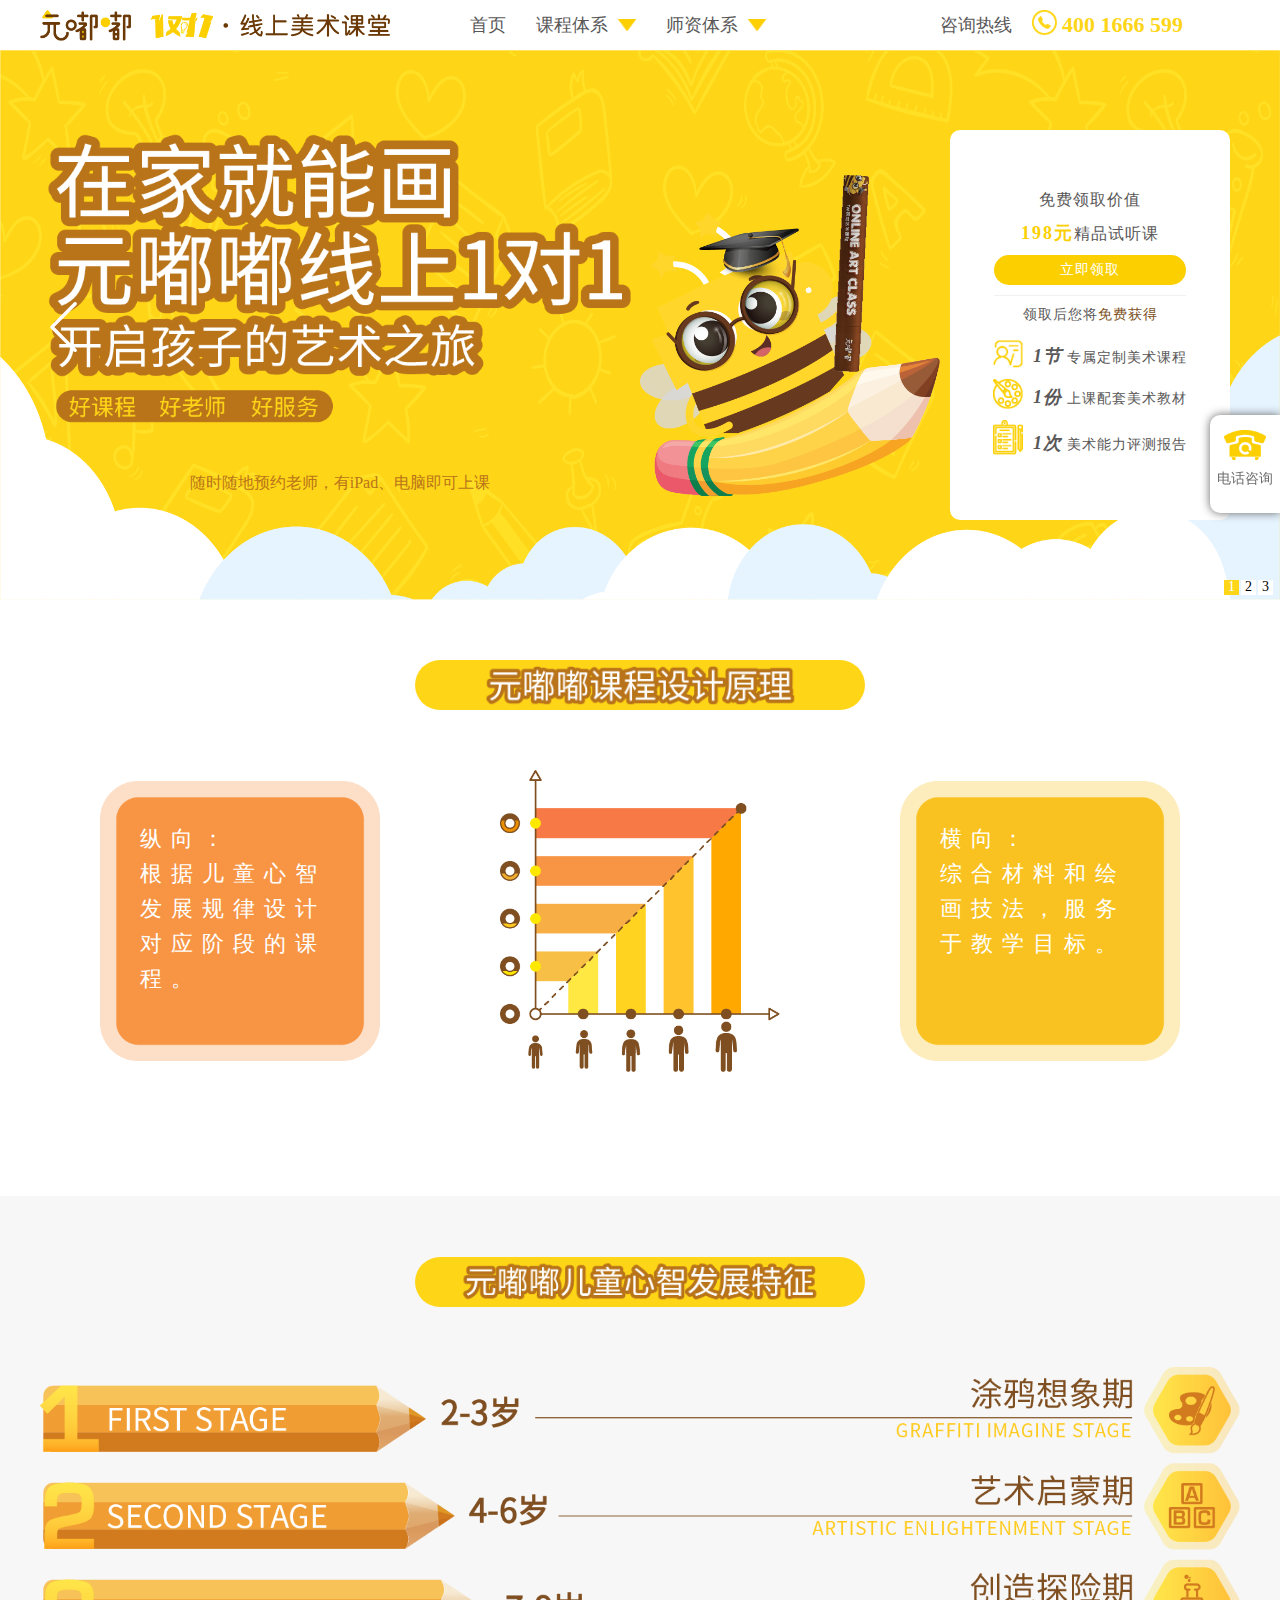
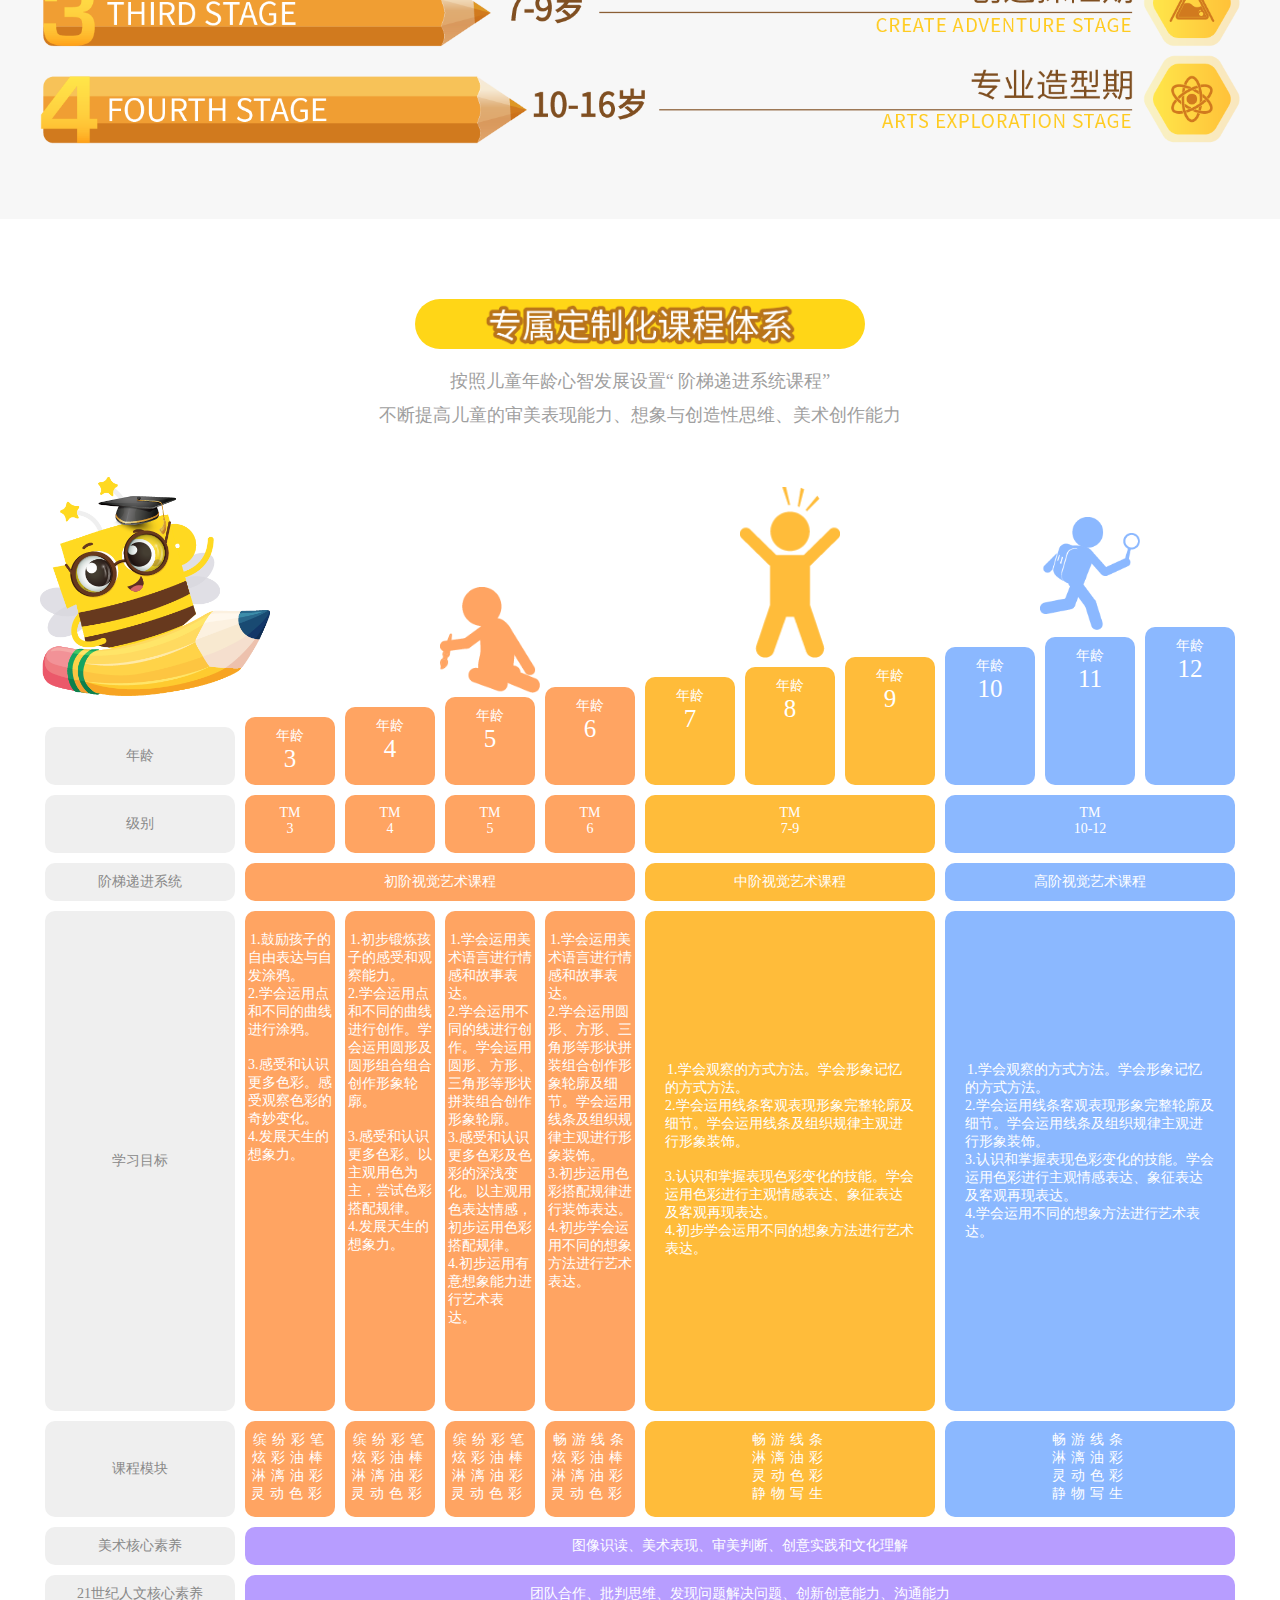
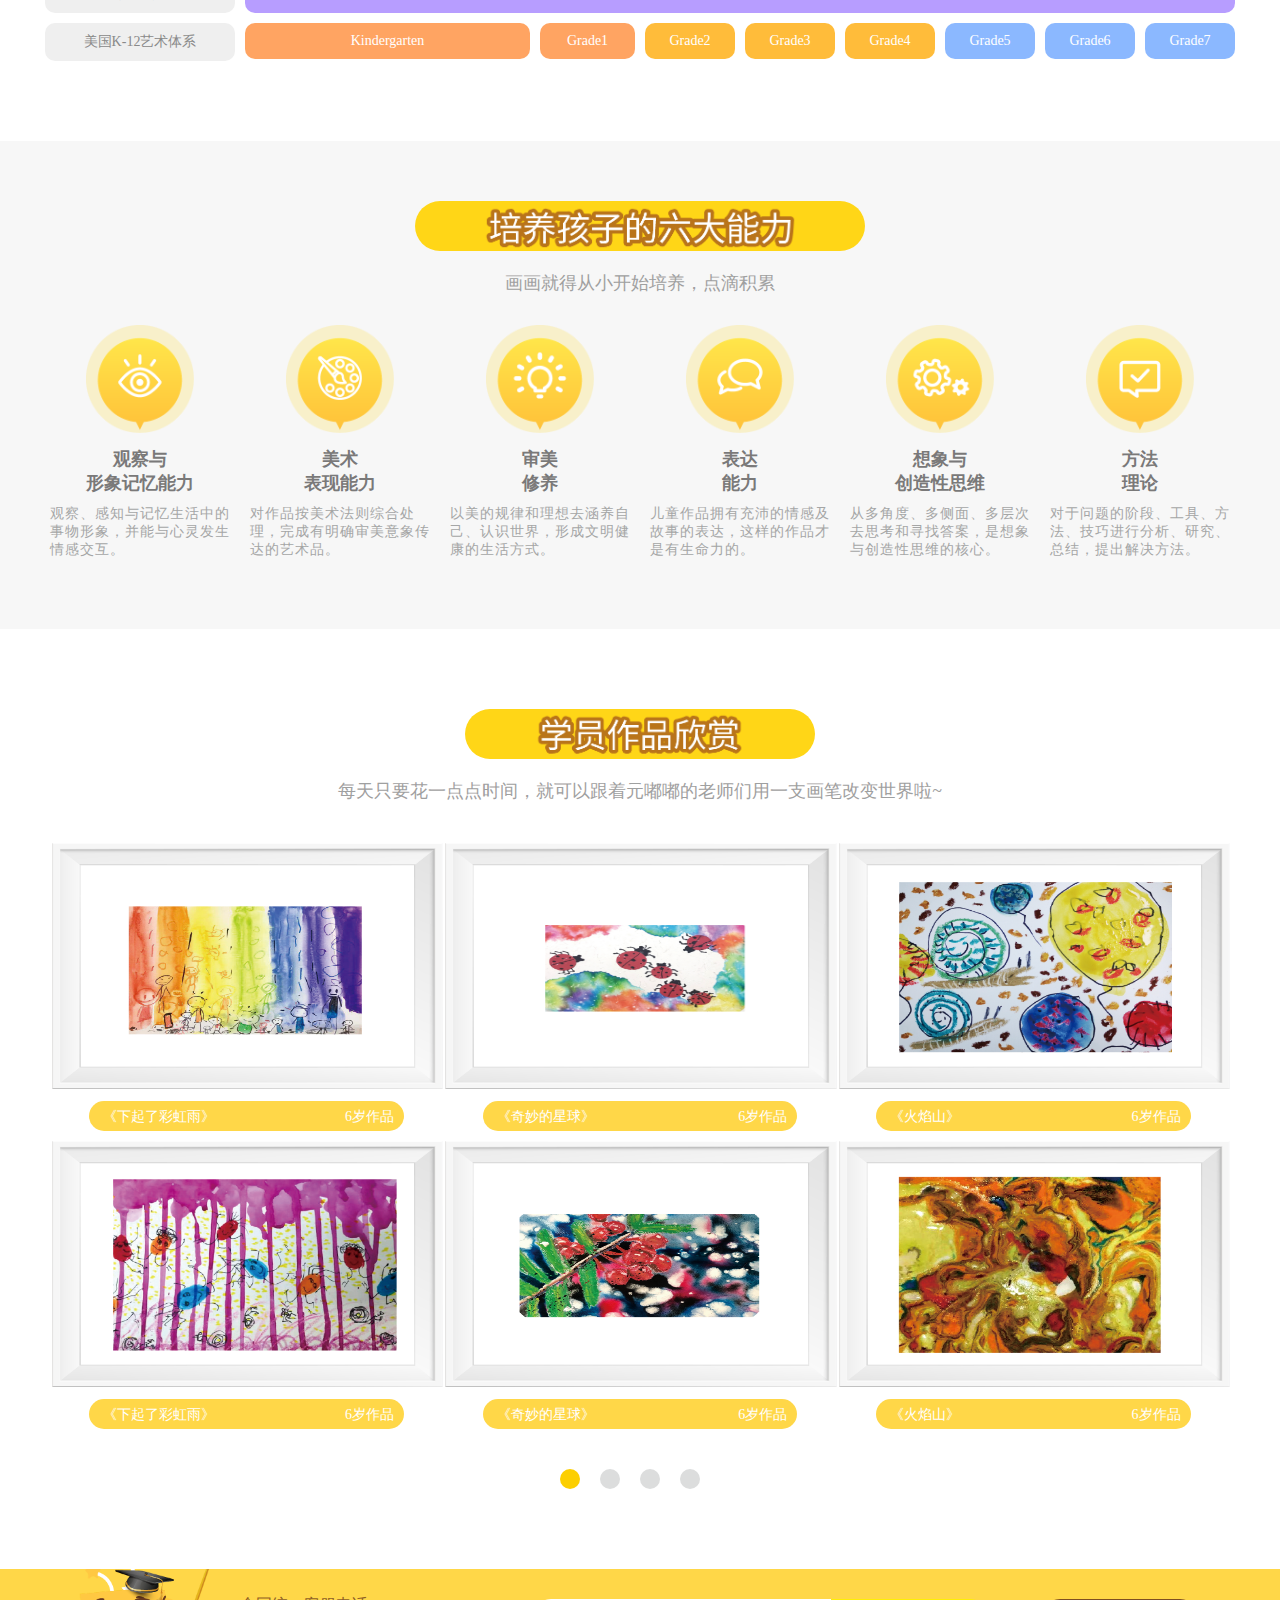
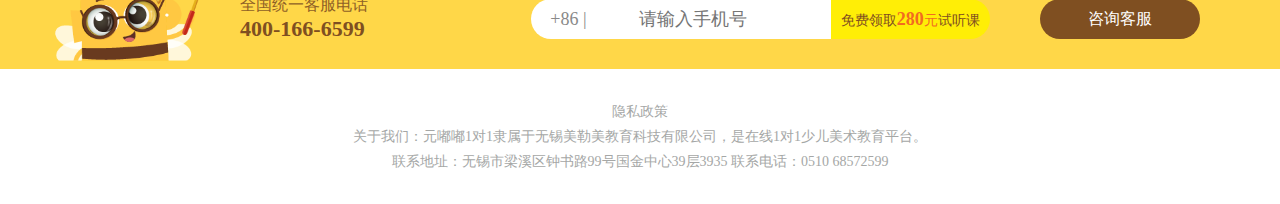
<file: course.html>
<!DOCTYPE html>
<html>
	<head>
		<meta charset="utf-8">
		<meta name="viewport" content="width=device-width,initial-scale=1.0, minimum-scale=1.0, maximum-scale=1.0, user-scalable=no">
		<title>元嘟嘟教育网站</title>
		<script src="js/jquery1.42.min.js" type="text/javascript" charset="utf-8"></script>
		<script src="js/jquery.SuperSlide.2.1.3.js" type="text/javascript" charset="utf-8"></script>
		<script src="js/js.js" type="text/javascript" charset="utf-8"></script>
		<link rel="stylesheet" type="text/css" href="css/css.css" />
		<link rel="stylesheet" type="text/css" href="css/iconfont.css" />
	</head>
	<body>
		<!-- 顶部 开始 -->
		<div class="top big">
			<div class="topleft">
				<a href="index.html"><img src="images/logo.png"></a>
			</div>
			<div class="topcenter">
				<ul class="clear">
					<li><a href="index.html">首页</a></li>
					<li><a href="course.html">课程体系</a><img src="images/xiatriangle.png"></li>
					<li><a href="teachers.html">师资体系</a><img src="images/xiatriangle.png"></li>
				</ul>
			</div>
			<div class="topright">
				<ul class="clear">
					<li><a href="javascript:void(0)">咨询热线</a></li>
					<li><img src="images/telicon.png"><a href="javascript:void(0)">400 1666 599</a></li>
				</ul>
			</div>
		</div>
		<!-- 顶部 开始 -->
		<!-- 轮播图 开始 -->
		<div class="banner">
			<div class="slideBox">
				<div class="hd">
					<ul>
						<li>1</li>
						<li>2</li>
						<li>3</li>
					</ul>
				</div>
				<div class="bd">
					<ul>
						<li>
							<img src="images/banner-bg1.png">
							<!-- 轮博图上面 的东西 开始-->
							<div class="banner-flex big">
								<!-- left -->
								<div class="banner-item left">
									<img src="images/banner1-zi.png">
									<p>随时随地预约老师，有iPad、电脑即可上课</p>
								</div>
								<!-- center -->
								<div class="banner-item center">
									<img src="images/banner1-img.png">
								</div>
								<!-- right -->
								<div class="banner-item right">
									<div class="banner-from">
										<p>免费领取价值</p>
										<p><span>198元</span>精品试听课</p>
										<p><a href="login.html">立即领取</a></p>
										<p>领取后您将<span>免费获得</span></p>
										<p class="banner1-p5"><img src="images/banner-icon1.png"><i>1节</i>专属定制美术课程</p>
										<p class="banner1-p5"><img src="images/banner-icon2.png"><i>1份</i>上课配套美术教材</p>
										<p class="banner1-p5"><img src="images/banner-icon3.png"><i>1次</i>美术能力评测报告</p>
									</div>
								</div>
							</div>
							<!-- 轮博图上面 的东西 结束-->
						</li>
						<li>
							<img src="images/banner-bg2.png">
							<!-- 轮博图上面 的东西 开始-->
							<div class="banner-flex big">
								<!-- left -->
								<div class="banner-item left">
									<img src="images/banner2-zi.png" style="top: 0;width: 90%;">
									<!-- <p>随时随地预约老师，有iPad、电脑即可上课</p> -->
								</div>
								<!-- center -->
								<div class="banner-item center">
									<!-- <img src="images/banner1-img.png"> -->
								</div>
								<!-- right -->
								<div class="banner-item right">
									<div class="banner-from">
										<p>免费领取价值</p>
										<p><span>198元</span>精品试听课</p>
										<p><a href="login.html">立即领取</a></p>
										<p>领取后您将<span>免费获得</span></p>
										<p class="banner1-p5"><img src="images/banner-icon1.png"><i>1节</i>专属定制美术课程</p>
										<p class="banner1-p5"><img src="images/banner-icon2.png"><i>1份</i>上课配套美术教材</p>
										<p class="banner1-p5"><img src="images/banner-icon3.png"><i>1次</i>美术能力评测报告</p>
									</div>
								</div>
							</div>
							<!-- 轮博图上面 的东西 结束-->
						</li>
						<li>
							<img src="images/banner-bg1.png">
							<!-- 轮博图上面 的东西 开始-->
							<div class="banner-flex big">
								<!-- left -->
								<div class="banner-item left">
									<img src="images/banner3-zi.png" style="top: 0;width: 80%;">
									<p><img src="images/banner3-img2.png"></p>
								</div>
								<!-- center -->
								<div class="banner-item center">
									<img src="images/banner3-img.png">
								</div>
								<!-- right -->
								<div class="banner-item right">
									<div class="banner-from">
										<p>免费领取价值</p>
										<p><span>198元</span>精品试听课</p>
										<p><a href="login.html">立即领取</a></p>
										<p>领取后您将<span>免费获得</span></p>
										<p class="banner1-p5"><img src="images/banner-icon1.png"><i>1节</i>专属定制美术课程</p>
										<p class="banner1-p5"><img src="images/banner-icon2.png"><i>1份</i>上课配套美术教材</p>
										<p class="banner1-p5"><img src="images/banner-icon3.png"><i>1次</i>美术能力评测报告</p>
									</div>
								</div>
							</div>
							<!-- 轮博图上面 的东西 结束-->
						</li>
						<!-- <li><img src="images/banner1.png" /></li> -->
					</ul>
				</div>

				<!-- 下面是前/后按钮代码，如果不需要删除即可 -->
				<a class="prev iconfont iconzuo" href="javascript:void(0)"></a>
				<a class="next iconfont iconyou" href="javascript:void(0)"></a>

			</div>

		</div>
		<script type="text/javascript">
			jQuery(".slideBox").slide({
				mainCell: ".bd ul",
				autoPlay: true
			});
		</script>
		<!-- 轮播图 结束 -->
		<!-- 元嘟嘟课程设计原理 开始 -->
		<div class="principle big">
			<!-- 标题 开始 -->
			<div class="principle-top">
				<div class="principle-top-title">
					<p><img src="images/principle-title.png"></p>
					<!-- <p>元嘟嘟课程设计原理</p> -->
				</div>
			</div>
			<!-- 标题 结束 -->
			<!-- 主要内容 开始 -->
			<div class="principle-main">
				<div class="principleItem one">
					<img src="images/principle1.png">
					<p>纵向：<br>
						根据儿童心智发展规律设计对应阶段的课程。</p>
				</div>
				<div class="principleItem two">
					<img src="images/principle2.png">
				</div>
				<div class="principleItem three">
					<img src="images/principle3.png">
					<p>横向：<br>
						综合材料和绘画技法，服务于教学目标。</p>
				</div>
			</div>
		</div>
		<!-- 元嘟嘟课程设计原理 结束 -->
		<!-- 元嘟嘟儿童心智发展特征 开始 -->
		<div class="mindbg">
			<div class="mind big">
				<!-- 标题 开始 -->
				<div class="mind-top">
					<div class="mind-top-title">
						<p><img src="images/mind-title.png"></p>
						<!-- <p>元嘟嘟儿童心智发展特征</p> -->
					</div>
				</div>
				<!-- 标题 结束 -->
				<!-- 主要内容 开始 -->
				<div class="mind-main">
					<img src="images/mind.png">
				</div>
			</div>
		</div>
		<!-- 元嘟嘟儿童心智发展特征 结束 -->
		<!-- 专属定制化课程体系 开始 -->
		<div class="exclusive big">
			<!-- 标题 开始 -->
			<div class="exclusive-top">
				<div class="exclusive-top-title">
					<p><img src="images/exclusive-title.png"></p>
					<!-- <p>专属定制化课程体系</p> -->
				</div>
				<div class="exclusive-top-main">
					<p><a href="javascript:void(0)">按照儿童年龄心智发展设置“ 阶梯递进系统课程”</a></p>
					<p><a href="javascript:void(0)">不断提高儿童的审美表现能力、想象与创造性思维、美术创作能力</a></p>
				</div>
			</div>
			<!-- 标题 结束 -->
			<!-- 主要内容 开始 -->
			<div class="exclusive-main">
				<!-- 第一层 年龄 开始 -->
				<div class="EMflex1">
					<!-- 第一列 开始 -->
					<div class="EMflex-item one">
						<ul>
							<img src="images/exclusive.png">
							<li>
								<p>年龄</p>
							</li>
						</ul>
					</div>
					<!-- 第一列 结束 -->
					<!-- 第二列 开始 -->
					<div class="EMflex-item two">
						<ul>
							<li>
								<p>年龄</p>
								<p>3</p>
							</li>
							<li>
								<p>年龄</p>
								<p>4</p>
							</li>
							<li>
								<p>年龄</p>
								<p>5</p>
							</li>
							<li>
								<p>年龄</p>
								<p>6</p>
							</li>
							<img src="images/exclusiveicon1.png">
						</ul>
					</div>
					<!-- 第二列 结束 -->
					<!-- 第三列 开始 -->
					<div class="EMflex-item three">
						<ul>
							<li>
								<p>年龄</p>
								<p>7</p>
							</li>
							<li>
								<p>年龄</p>
								<p>8</p>
							</li>
							<li>
								<p>年龄</p>
								<p>9</p>
							</li>
							<img src="images/exclusiveicon2.png">
						</ul>
					</div>
					<!-- 第三列 结束 -->
					<!-- 第四列 开始 -->
					<div class="EMflex-item four">
						<ul>
							<li>
								<p>年龄</p>
								<p>10</p>
							</li>
							<li>
								<p>年龄</p>
								<p>11</p>
							</li>
							<li>
								<p>年龄</p>
								<p>12</p>
							</li>
							<img src="images/exclusiveicon3.png">
						</ul>
					</div>
					<!-- 第四列 结束 -->
				</div>
				<!-- 第一层 年龄 结束 -->
				<!-- 第二层 级别 开始 -->
				<div class="EMflex2">
					<!-- 第一列 开始 -->
					<div class="EMflex-item one">
						<ul>
							<li>
								<p>级别</p>
							</li>
						</ul>
					</div>
					<!-- 第一列 结束 -->
					<!-- 第二列 开始 -->
					<div class="EMflex-item two">
						<ul>
							<li>
								<p>TM</p>
								<p>3</p>
							</li>
							<li>
								<p>TM</p>
								<p>4</p>
							</li>
							<li>
								<p>TM</p>
								<p>5</p>
							</li>
							<li>
								<p>TM</p>
								<p>6</p>
							</li>
						</ul>
					</div>
					<!-- 第二列 结束 -->
					<!-- 第三列 开始 -->
					<div class="EMflex-item three">
						<ul>
							<li>
								<p>TM</p>
								<p>7-9</p>
							</li>
						</ul>
					</div>
					<!-- 第三列 结束 -->
					<!-- 第四列 开始 -->
					<div class="EMflex-item four">
						<ul>
							<li>
								<p>TM</p>
								<p>10-12</p>
							</li>
						</ul>
					</div>
					<!-- 第四列 结束 -->
				</div>
				<!-- 第二层 级别 结束 -->
				<!-- 第三层 阶梯递进系统 开始 -->
				<div class="EMflex3">
					<!-- 第一列 开始 -->
					<div class="EMflex-item one">
						<ul>
							<li>阶梯递进系统</li>
						</ul>
					</div>
					<!-- 第一列 结束 -->
					<!-- 第二列 开始 -->
					<div class="EMflex-item two">
						<ul>
							<li><a href="javascript:void(0)">初阶视觉艺术课程</a></li>
						</ul>
					</div>
					<!-- 第二列 结束 -->
					<!-- 第三列 开始 -->
					<div class="EMflex-item three">
						<ul>
							<li><a href="javascript:void(0)">中阶视觉艺术课程</a></li>
						</ul>
					</div>
					<!-- 第三列 结束 -->
					<!-- 第四列 开始 -->
					<div class="EMflex-item four">
						<ul>
							<li><a href="javascript:void(0)">高阶视觉艺术课程</a></li>
						</ul>
					</div>
					<!-- 第四列 结束 -->
				</div>
				<!-- 第三层 阶梯递进系统 结束 -->
				<!-- 第四层 学习目标 开始 -->
				<div class="EMflex4">
					<!-- 第一列 开始 -->
					<div class="EMflex-item one">
						<ul>
							<li>学习目标</li>
						</ul>
					</div>
					<!-- 第一列 结束 -->
					<!-- 第二列 开始 -->
					<div class="EMflex-item two">
						<ul>
							<li><a href="javascript:void(0)">1.鼓励孩子的自由表达与自发涂鸦。<br>

									2.学会运用点和不同的曲线进行涂鸦。<br><br>

									3.感受和认识更多色彩。感受观察色彩的奇妙变化。<br>

									4.发展天生的想象力。</a></li>
							<li><a href="javascript:void(0)">1.初步锻炼孩子的感受和观察能力。<br>

									2.学会运用点和不同的曲线进行创作。学会运用圆形及圆形组合组合创作形象轮廓。<br><br>

									3.感受和认识更多色彩。以主观用色为主，尝试色彩搭配规律。<br>

									4.发展天生的想象力。
								</a></li>
							<li><a href="javascript:void(0)">1.学会运用美术语言进行情感和故事表达。<br>

									2.学会运用不同的线进行创作。学会运用圆形、方形、三角形等形状拼装组合创作形象轮廓。<br>

									3.感受和认识更多色彩及色彩的深浅变化。以主观用色表达情感，初步运用色彩搭配规律。<br>

									4.初步运用有意想象能力进行艺术表达。
								</a></li>
							<li><a href="javascript:void(0)">1.学会运用美术语言进行情感和故事表达。<br>

									2.学会运用圆形、方形、三角形等形状拼装组合创作形象轮廓及细节。学会运用线条及组织规律主观进行形象装饰。<br>

									3.初步运用色彩搭配规律进行装饰表达。<br>

									4.初步学会运用不同的想象方法进行艺术表达。
								</a></li>
						</ul>
					</div>
					<!-- 第二列 结束 -->
					<!-- 第三列 开始 -->
					<div class="EMflex-item three">
						<ul>
							<li><a href="javascript:void(0)">1.学会观察的方式方法。学会形象记忆的方式方法。<br>

									2.学会运用线条客观表现形象完整轮廓及细节。学会运用线条及组织规律主观进行形象装饰。<br><br>

									3.认识和掌握表现色彩变化的技能。学会运用色彩进行主观情感表达、象征表达及客观再现表达。<br>

									4.初步学会运用不同的想象方法进行艺术表达。
								</a></li>
						</ul>
					</div>
					<!-- 第三列 结束 -->
					<!-- 第四列 开始 -->
					<div class="EMflex-item four">
						<ul>
							<li><a href="javascript:void(0)">1.学会观察的方式方法。学会形象记忆的方式方法。<br>

									2.学会运用线条客观表现形象完整轮廓及细节。学会运用线条及组织规律主观进行形象装饰。<br>

									3.认识和掌握表现色彩变化的技能。学会运用色彩进行主观情感表达、象征表达及客观再现表达。<br>

									4.学会运用不同的想象方法进行艺术表达。
								</a></li>
						</ul>
					</div>
					<!-- 第四列 结束 -->
				</div>
				<!-- 第四层 学习目标 结束 -->
				<!-- 第五层 课程模块 开始 -->
				<div class="EMflex5">
					<!-- 第一列 开始 -->
					<div class="EMflex-item one">
						<ul>
							<li>课程模块</li>
						</ul>
					</div>
					<!-- 第一列 结束 -->
					<!-- 第二列 开始 -->
					<div class="EMflex-item two">
						<ul>
							<li><a href="javascript:void(0)">缤纷彩笔
									炫彩油棒
									淋漓油彩
									灵动色彩</a></li>
							<li><a href="javascript:void(0)">缤纷彩笔
									炫彩油棒
									淋漓油彩
									灵动色彩</a></li>
							<li><a href="javascript:void(0)">缤纷彩笔
									炫彩油棒
									淋漓油彩
									灵动色彩
								</a></li>
							<li><a href="javascript:void(0)">畅游线条
									炫彩油棒
									淋漓油彩
									灵动色彩
								</a></li>
						</ul>
					</div>
					<!-- 第二列 结束 -->
					<!-- 第三列 开始 -->
					<div class="EMflex-item three">
						<ul>
							<li><a href="javascript:void(0)">畅游线条
									淋漓油彩
									灵动色彩
									静物写生</a></li>
						</ul>
					</div>
					<!-- 第三列 结束 -->
					<!-- 第四列 开始 -->
					<div class="EMflex-item four">
						<ul>
							<li><a href="javascript:void(0)">畅游线条
									淋漓油彩
									灵动色彩
									静物写生</a></li>
						</ul>
					</div>
					<!-- 第四列 结束 -->
				</div>
				<!-- 第五层 课程模块 结束 -->
				<!-- 第六层 美术核心素养 开始 -->
				<div class="EMflex6">
					<!-- 第一列 开始 -->
					<div class="EMflex-item one">
						<ul>
							<li>美术核心素养</li>
						</ul>
					</div>
					<!-- 第一列 结束 -->
					<!-- 第二列 开始 -->
					<div class="EMflex-item two">
						<ul>
							<li>图像识读、美术表现、审美判断、创意实践和文化理解</li>
						</ul>
					</div>
					<!-- 第二列 结束 -->
				</div>
				<!-- 第六层 美术核心素养 结束 -->
				<!-- 第七层 21世纪人文核心素养 开始 -->
				<div class="EMflex7">
					<!-- 第一列 开始 -->
					<div class="EMflex-item one">
						<ul>
							<li>21世纪人文核心素养</li>
						</ul>
					</div>
					<!-- 第一列 结束 -->
					<!-- 第二列 开始 -->
					<div class="EMflex-item two">
						<ul>
							<li>团队合作、批判思维、发现问题解决问题、创新创意能力、沟通能力</li>
						</ul>
					</div>
					<!-- 第二列 结束 -->
				</div>
				<!-- 第七层 21世纪人文核心素养 结束 -->
				<!-- 第八层 美国K-12艺术体系 开始 -->
				<div class="EMflex8">
					<!-- 第一列 开始 -->
					<div class="EMflex-item one">
						<ul>
							<li>美国K-12艺术体系</li>
						</ul>
					</div>
					<!-- 第一列 结束 -->
					<!-- 第二列 开始 -->
					<div class="EMflex-item two">
						<ul>
							<li>Kindergarten</li>
							<li>Grade1</li>
						</ul>
					</div>
					<!-- 第二列 结束 -->
					<!-- 第三列 开始 -->
					<div class="EMflex-item three">
						<ul>
							<li>Grade2</li>
							<li>Grade3</li>
							<li>Grade4</li>
						</ul>
					</div>
					<!-- 第三列 结束 -->
					<!-- 第四列 开始 -->
					<div class="EMflex-item four">
						<ul>
							<li>Grade5</li>
							<li>Grade6</li>
							<li>Grade7</li>
						</ul>
					</div>
					<!-- 第四列 结束 -->
				</div>
				<!-- 第八层 美国K-12艺术体系 结束 -->
			</div>
			<!-- 主要内容结束 -->
		</div>
		<!-- 专属定制化课程体系 结束 -->
		<!-- 六大能力 开始 -->
		<div class="SixAbilitiesbg">
			<div class="SixAbilities">
				<div class="SixAbilities-top">
					<div class="SixAbilities-top-title">
						<p><img src="images/SixAbilities-title.png"></p>
						<!-- <p>培养孩子的六大能力</p> -->
					</div>
					<div class="SixAbilities-top-main">
						<p><a href="javascript:void(0)">画画就得从小开始培养，点滴积累</a></p>
					</div>
				</div>
				<div class="SixAbilities-main big">
					<ul>
						<li>
							<img src="images/SixAbilities1.png">
							<h3>观察与<br>
								形象记忆能力</h3>
							<p>观察、感知与记忆生活中的事物形象，并能与心灵发生情感交互。</p>
						</li>
						<li>
							<img src="images/SixAbilities2.png">
							<h3>美术<br>
								表现能力</h3>
							<p>对作品按美术法则综合处理，完成有明确审美意象传达的艺术品。</p>
						</li>
						<li>
							<img src="images/SixAbilities3.png">
							<h3>审美<br>
								修养</h3>
							<p>以美的规律和理想去涵养自己、认识世界，形成文明健康的生活方式。</p>
						</li>
						<li>
							<img src="images/SixAbilities4.png">
							<h3>表达<br>
								能力</h3>
							<p>儿童作品拥有充沛的情感及故事的表达，这样的作品才是有生命力的。</p>
						</li>
						<li>
							<img src="images/SixAbilities5.png">
							<h3>想象与<br>
								创造性思维</h3>
							<p>从多角度、多侧面、多层次去思考和寻找答案，是想象与创造性思维的核心。</p>
						</li>
						<li>
							<img src="images/SixAbilities6.png">
							<h3>方法<br>
								理论</h3>
							<p>对于问题的阶段、工具、方法、技巧进行分析、研究、总结，提出解决方法。</p>
						</li>
					</ul>
				</div>
			</div>
		</div>
		<!-- 六大能力 结束 -->
		<!-- 学员作品欣赏 开始 -->
		<div class="appreciate big">
			<!-- 标题 开始 -->
			<div class="appreciate-top">
				<div class="appreciate-top-title">
					<p><img src="images/appreciate-title.png"></p>
					<!-- <p>学员作品欣赏</p> -->
				</div>
				<div class="appreciate-top-main">
					<p><a href="javascript:void(0)">每天只要花一点点时间，就可以跟着元嘟嘟的老师们用一支画笔改变世界啦~</a></p>
				</div>
			</div>
			<!-- 标题 结束 -->
			<!-- 主要内容 开始 -->
			<div class="appreciate-main">
				<div class="bd">
					<div class="ulWrap">
						<ul>
							<!-- 把每次滚动的n个li放到1个ul里面 -->
							<li>
								<div class="pic"><a href="javascript:void(0)"><img src="images/ClassScene-main1.png" /></a></div>
								<div class="title"><a href="javascript:void(0)"><span>《下起了彩虹雨》</span><span>6岁作品</span></a></div>
							</li>
							<li>
								<div class="pic"><a href="javascript:void(0)"><img src="images/ClassScene-main2.png" /></a></div>
								<div class="title"><a href="javascript:void(0)"><span>《奇妙的星球》 </span><span>6岁作品</span></a></div>
							</li>
							<li>
								<div class="pic"><a href="javascript:void(0)"><img src="images/ClassScene-main3.png" /></a></div>
								<div class="title"><a href="javascript:void(0)"><span>《火焰山》</span><span>6岁作品</span></a></div>
							</li>
							<li>
								<div class="pic"><a href="javascript:void(0)"><img src="images/ClassScene-main4.png" /></a></div>
								<div class="title"><a href="javascript:void(0)"><span>《下起了彩虹雨》</span><span>6岁作品</span></a></div>
							</li>
							<li>
								<div class="pic"><a href="javascript:void(0)"><img src="images/ClassScene-main5.png" /></a></div>
								<div class="title"><a href="javascript:void(0)"><span>《奇妙的星球》 </span><span>6岁作品</span></a></div>
							</li>
							<li>
								<div class="pic"><a href="javascript:void(0)"><img src="images/ClassScene-main6.png" /></a></div>
								<div class="title"><a href="javascript:void(0)"><span>《火焰山》</span><span>6岁作品</span></a></div>
							</li>
						</ul>

						<ul>
							<!-- 把每次滚动的n个li放到1个ul里面 -->
							<li>
								<div class="pic"><a href="javascript:void(0)"><img src="images/ClassScene-main1.png" /></a></div>
								<div class="title"><a href="javascript:void(0)"><span>《下起了彩虹雨》</span><span>6岁作品</span></a></div>
							</li>
							<li>
								<div class="pic"><a href="javascript:void(0)"><img src="images/ClassScene-main2.png" /></a></div>
								<div class="title"><a href="javascript:void(0)"><span>《奇妙的星球》 </span><span>6岁作品</span></a></div>
							</li>
							<li>
								<div class="pic"><a href="javascript:void(0)"><img src="images/ClassScene-main3.png" /></a></div>
								<div class="title"><a href="javascript:void(0)"><span>《火焰山》</span><span>6岁作品</span></a></div>
							</li>
							<li>
								<div class="pic"><a href="javascript:void(0)"><img src="images/ClassScene-main4.png" /></a></div>
								<div class="title"><a href="javascript:void(0)"><span>《下起了彩虹雨》</span><span>6岁作品</span></a></div>
							</li>
							<li>
								<div class="pic"><a href="javascript:void(0)"><img src="images/ClassScene-main5.png" /></a></div>
								<div class="title"><a href="javascript:void(0)"><span>《奇妙的星球》 </span><span>6岁作品</span></a></div>
							</li>
							<li>
								<div class="pic"><a href="javascript:void(0)"><img src="images/ClassScene-main6.png" /></a></div>
								<div class="title"><a href="javascript:void(0)"><span>《火焰山》</span><span>6岁作品</span></a></div>
							</li>
						</ul>

						<ul>
							<!-- 把每次滚动的n个li放到1个ul里面 -->
							<li>
								<div class="pic"><a href="javascript:void(0)"><img src="images/ClassScene-main1.png" /></a></div>
								<div class="title"><a href="javascript:void(0)"><span>《下起了彩虹雨》</span><span>6岁作品</span></a></div>
							</li>
							<li>
								<div class="pic"><a href="javascript:void(0)"><img src="images/ClassScene-main2.png" /></a></div>
								<div class="title"><a href="javascript:void(0)"><span>《奇妙的星球》 </span><span>6岁作品</span></a></div>
							</li>
							<li>
								<div class="pic"><a href="javascript:void(0)"><img src="images/ClassScene-main3.png" /></a></div>
								<div class="title"><a href="javascript:void(0)"><span>《火焰山》</span><span>6岁作品</span></a></div>
							</li>
							<li>
								<div class="pic"><a href="javascript:void(0)"><img src="images/ClassScene-main4.png" /></a></div>
								<div class="title"><a href="javascript:void(0)"><span>《下起了彩虹雨》</span><span>6岁作品</span></a></div>
							</li>
							<li>
								<div class="pic"><a href="javascript:void(0)"><img src="images/ClassScene-main5.png" /></a></div>
								<div class="title"><a href="javascript:void(0)"><span>《奇妙的星球》 </span><span>6岁作品</span></a></div>
							</li>
							<li>
								<div class="pic"><a href="javascript:void(0)"><img src="images/ClassScene-main6.png" /></a></div>
								<div class="title"><a href="javascript:void(0)"><span>《火焰山》</span><span>6岁作品</span></a></div>
							</li>
						</ul>

						<ul>
							<!-- 把每次滚动的n个li放到1个ul里面 -->
							<li>
								<div class="pic"><a href="javascript:void(0)"><img src="images/ClassScene-main1.png" /></a></div>
								<div class="title"><a href="javascript:void(0)"><span>《下起了彩虹雨》</span><span>6岁作品</span></a></div>
							</li>
							<li>
								<div class="pic"><a href="javascript:void(0)"><img src="images/ClassScene-main2.png" /></a></div>
								<div class="title"><a href="javascript:void(0)"><span>《奇妙的星球》 </span><span>6岁作品</span></a></div>
							</li>
							<li>
								<div class="pic"><a href="javascript:void(0)"><img src="images/ClassScene-main3.png" /></a></div>
								<div class="title"><a href="javascript:void(0)"><span>《火焰山》</span><span>6岁作品</span></a></div>
							</li>
							<li>
								<div class="pic"><a href="javascript:void(0)"><img src="images/ClassScene-main4.png" /></a></div>
								<div class="title"><a href="javascript:void(0)"><span>《下起了彩虹雨》</span><span>6岁作品</span></a></div>
							</li>
							<li>
								<div class="pic"><a href="javascript:void(0)"><img src="images/ClassScene-main5.png" /></a></div>
								<div class="title"><a href="javascript:void(0)"><span>《奇妙的星球》 </span><span>6岁作品</span></a></div>
							</li>
							<li>
								<div class="pic"><a href="javascript:void(0)"><img src="images/ClassScene-main6.png" /></a></div>
								<div class="title"><a href="javascript:void(0)"><span>《火焰山》</span><span>6岁作品</span></a></div>
							</li>
						</ul>

					</div><!-- ulWrap End -->
				</div><!-- bd End -->
				<div class="hd">
					<!-- <a class="next"></a> -->
					<ul></ul>
					<!-- <a class="prev"></a> -->
					<!-- <span class="pageState"></span> -->
				</div>
			</div><!-- appreciate-main End -->
			<script type="text/javascript">
				/*
					多行/多列的滚动解决思路在于：把每次滚动的n个li放到1个ul里面，然后用SuperSlide每次滚动1个ul，相当于每次滚动n个li
				*/
				jQuery(".appreciate-main").slide({
					titCell: ".hd ul",
					mainCell: ".bd .ulWrap",
					autoPage: true,
					effect: "leftLoop",
					autoPlay: true,
					vis: 1
				});
			</script>
		</div>














		<!-- 学员作品欣赏 结束 -->
		<!-- 领取和咨询 开始 -->
		<div class="collectbg">
			<div class="collect big">
				<div class="collectitem one">
					<img src="images/collect.png">
				</div>
				<div class="collectitem two">
					<p>全国统一客服电话</p>
					<p>400-166-6599</p>
				</div>
				<div class="collectitem three">
					<form>
						<span>+86 | </span>
						<input type="tel" name="tel" id="tel" placeholder="请输入手机号">
						<p><a href="login.html">免费领取<i><span>280</span>元</i>试听课</a></p>
					</form>
				</div>
				<div class="collectitem four">
					<p><span>咨询客服</span></p>
				</div>
			</div>
		</div>
		<!-- 领取和咨询 结束 -->
		<!-- 底部综合 开始 -->
		<div class="foot big">
			<ul>
				<li>隐私政策</li>
				<li>关于我们：元嘟嘟1对1隶属于无锡美勒美教育科技有限公司，是在线1对1少儿美术教育平台。</li>
				<li>联系地址：无锡市梁溪区钟书路99号国金中心39层3935 联系电话：0510 68572599</li>
			</ul>
		</div>
		<!-- 底部综合 结束 -->
		<!-- 一直固定在右边的快捷方式 开始 -->
		<div class="alwaysFixed">
			<ul>
				<li>
					<a href="javascript:void(0)">
						<img src="images/fixed-cus.png">
						<p>在线咨询</p>
					</a>
				</li>
				<li>
					<div class="left-tel">请拨打咨询电话 400-1666-599</div>
					<a href="javascript:void(0)">
						<img src="images/fixed-tel.png">
						<p>电话咨询</p>
					</a>
				</li>
				<li class="alwaysFixed-return" id="back-to-top">
					<a href="javascript:void(0)">
						<span class="iconfont iconshang"></span>
						<p>返回顶部</p>
					</a>
				</li>
			</ul>
		</div>
		<!-- 一直固定在右边的快捷方式 结束 -->
	</body>
</html>
</file>
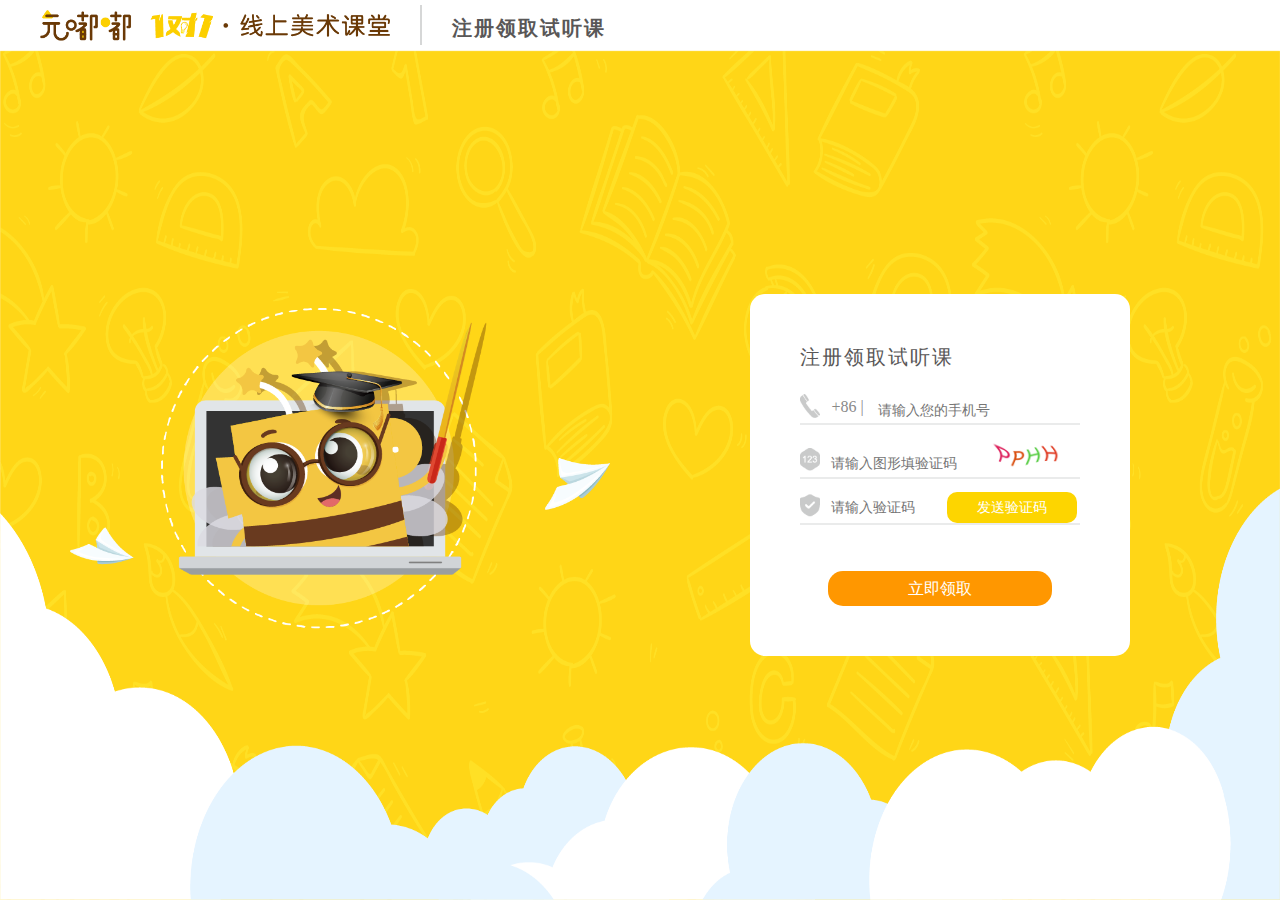
<file: login.html>
<!DOCTYPE html>
<html style="height: 100%;overflow: hidden;">
	<head>
		<meta charset="utf-8">
		<meta name="viewport" content="width=device-width,initial-scale=1.0, minimum-scale=1.0, maximum-scale=1.0, user-scalable=no">
		<title>元嘟嘟教育网站</title>
		<script src="js/jquery1.42.min.js" type="text/javascript" charset="utf-8"></script>
		<script src="js/jquery.SuperSlide.2.1.3.js" type="text/javascript" charset="utf-8"></script>
		<script src="js/js.js" type="text/javascript" charset="utf-8"></script>
		<link rel="stylesheet" type="text/css" href="css/css.css" />
		<link rel="stylesheet" type="text/css" href="css/iconfont.css" />
	</head>
	<body style="height: 100%;overflow: hidden;">
		<!-- 顶部 开始 -->
		<div class="top big loginTop">
			<div class="topleft">
				<a href="index.html"><img src="images/logo.png"></a>
			</div>
			<div class="topcenter">
				<ul class="clear">
					<li><a href="javascript:void(0)">注册领取试听课</a></li>
					<!-- <li><a href="javascript:void(0)">课程体系</a><img src="images/xiatriangle.png"></li>
					<li><a href="javascript:void(0)">师资体系</a><img src="images/xiatriangle.png"></li> -->
				</ul>
			</div>
			<div class="topright">
				<!-- <ul class="clear">
					<li><a href="javascript:void(0)">咨询热线</a></li>
					<li><img src="images/telicon.png"><a href="javascript:void(0)">400 1666 599</a></li>
				</ul> -->
			</div>
		</div>
		<!-- 顶部 开始 -->
		<!-- 主要的内容 -->
		<div class="LoginMainbg">
			<div class="LoginMain big">
				<div class="LoginMain-item left">
					<img src="images/login-img.png">
				</div>
				<div class="LoginMain-item right">
					<!-- 注册 开始 -->
					<div class="register">
						<h2>注册领取试听课</h2>
						<form method="post" name="" id="" action="">
							<ul>
								<li>
									<img src="images/login-icon1.png">
									<span>+86 | </span>
									<input type="tel" name="phone" id="register_phone" placeholder="请输入您的手机号" />
								</li>
								<li>
									<img src="images/login-icon2.png">
									<input type="text" name="img_code" id="img_code" placeholder="请输入图形填验证码" />
									<p><img src="images/code.png"></p>
								</li>
								<li>
									<img src="images/login-icon3.png">
									<input type="text" name="code" id="code" placeholder="请输入验证码" />
									<button type="button" id="submitOrderDuanxin">发送验证码</button>
								</li>
							</ul>
						</form>
						<!-- 条款  -->
						<div class="register-bottom">
							<!-- 弹出报错内容 -->
							<div class="register_error" id="register_error">&nbsp;</div>
							<!-- 	<p>
								<label>
									<input name="radio" type="radio" id="register_radio" /><span></span>我已阅读并同意
								</label>
								<a href="javascript:void(0)">《用户注册协议》</a>
							</p> -->
							<input type="submit" value="立即领取" onClick="register();return false;">
						</div>
						<!-- <p id="register_hide">已有账号，<span>直接登录</span></p> -->
					</div>
					<!-- 注册 结束 -->
					<!-- 登录 开始 -->
					<div class="login">
						<img src="images/login-sucess.png">
						<img src="images/login-er.png">
						<p>扫码进入小程序，分享领更多</p>
						<img src="images/login-img2.png">
					</div>
					<!-- 登录 结束 -->
				</div>
			</div>
		</div>
		<!-- 主要的内容 -->
	</body>
</html>
</file>
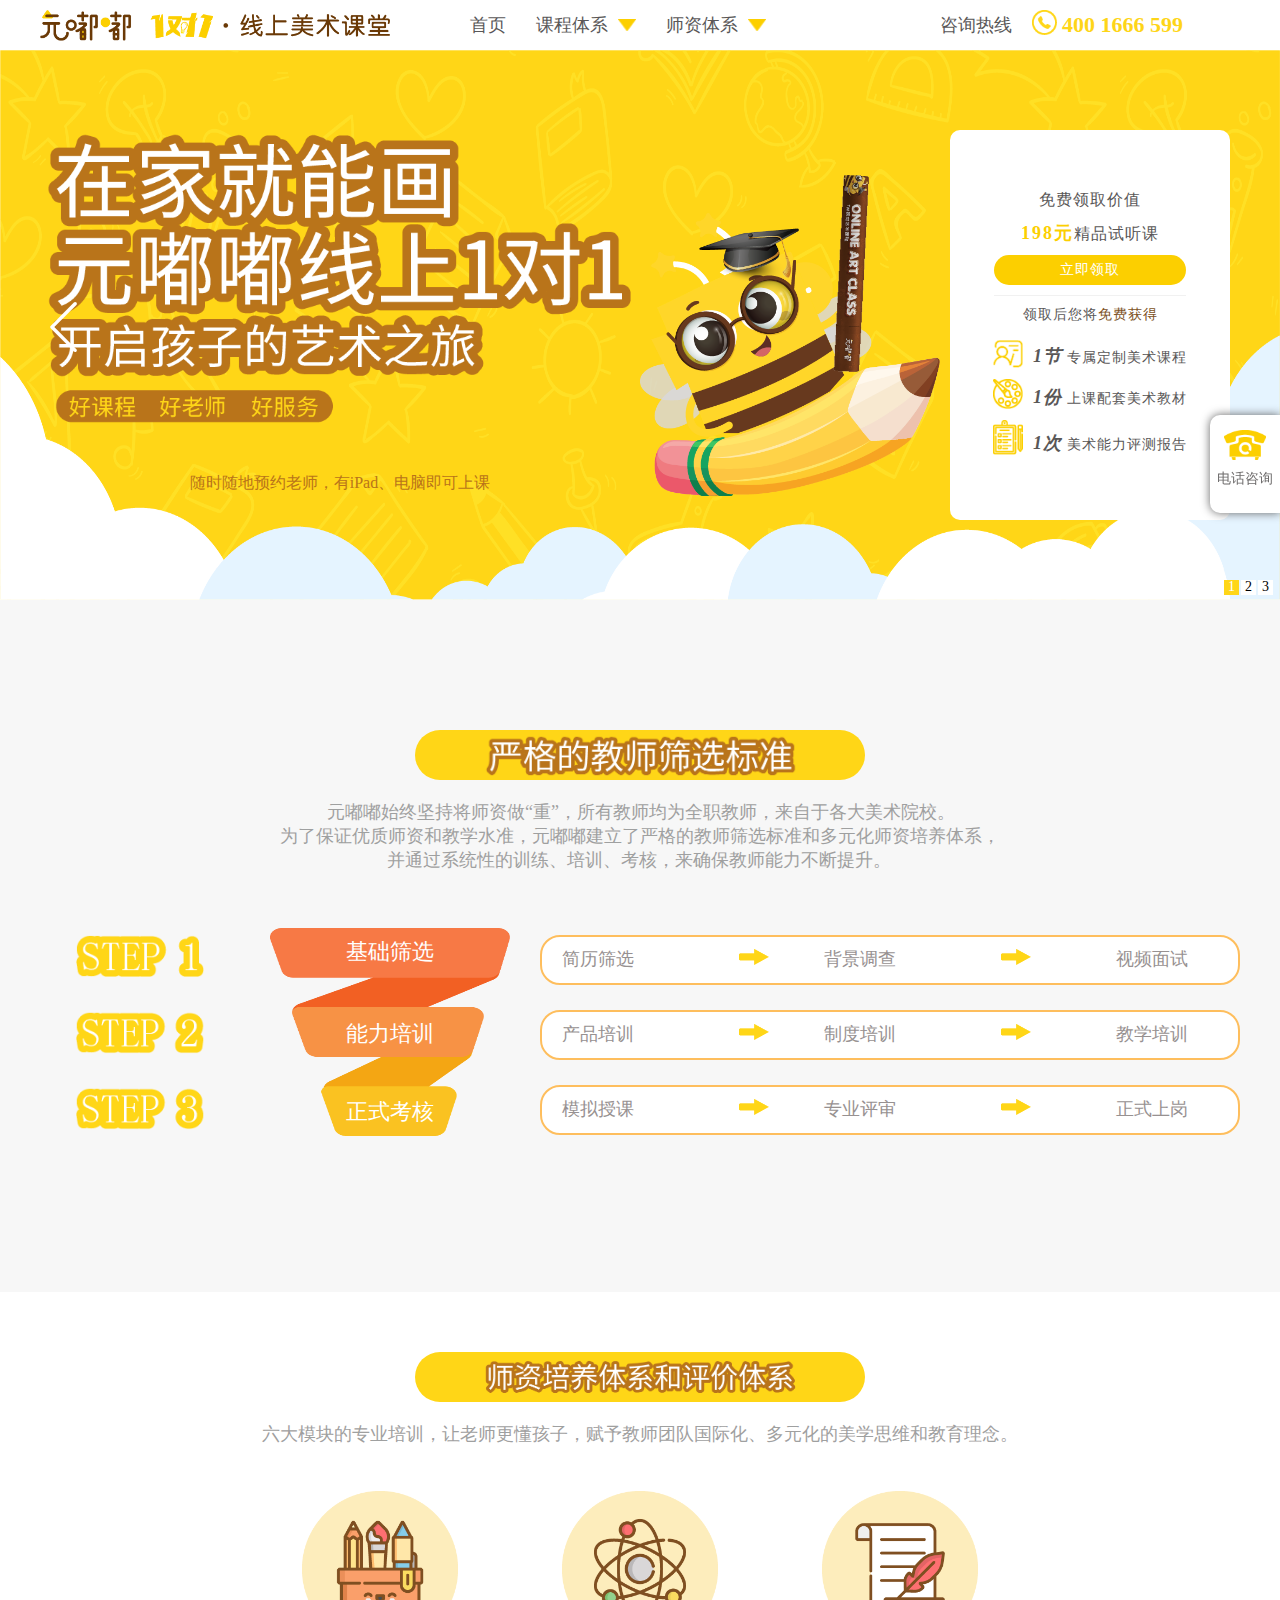
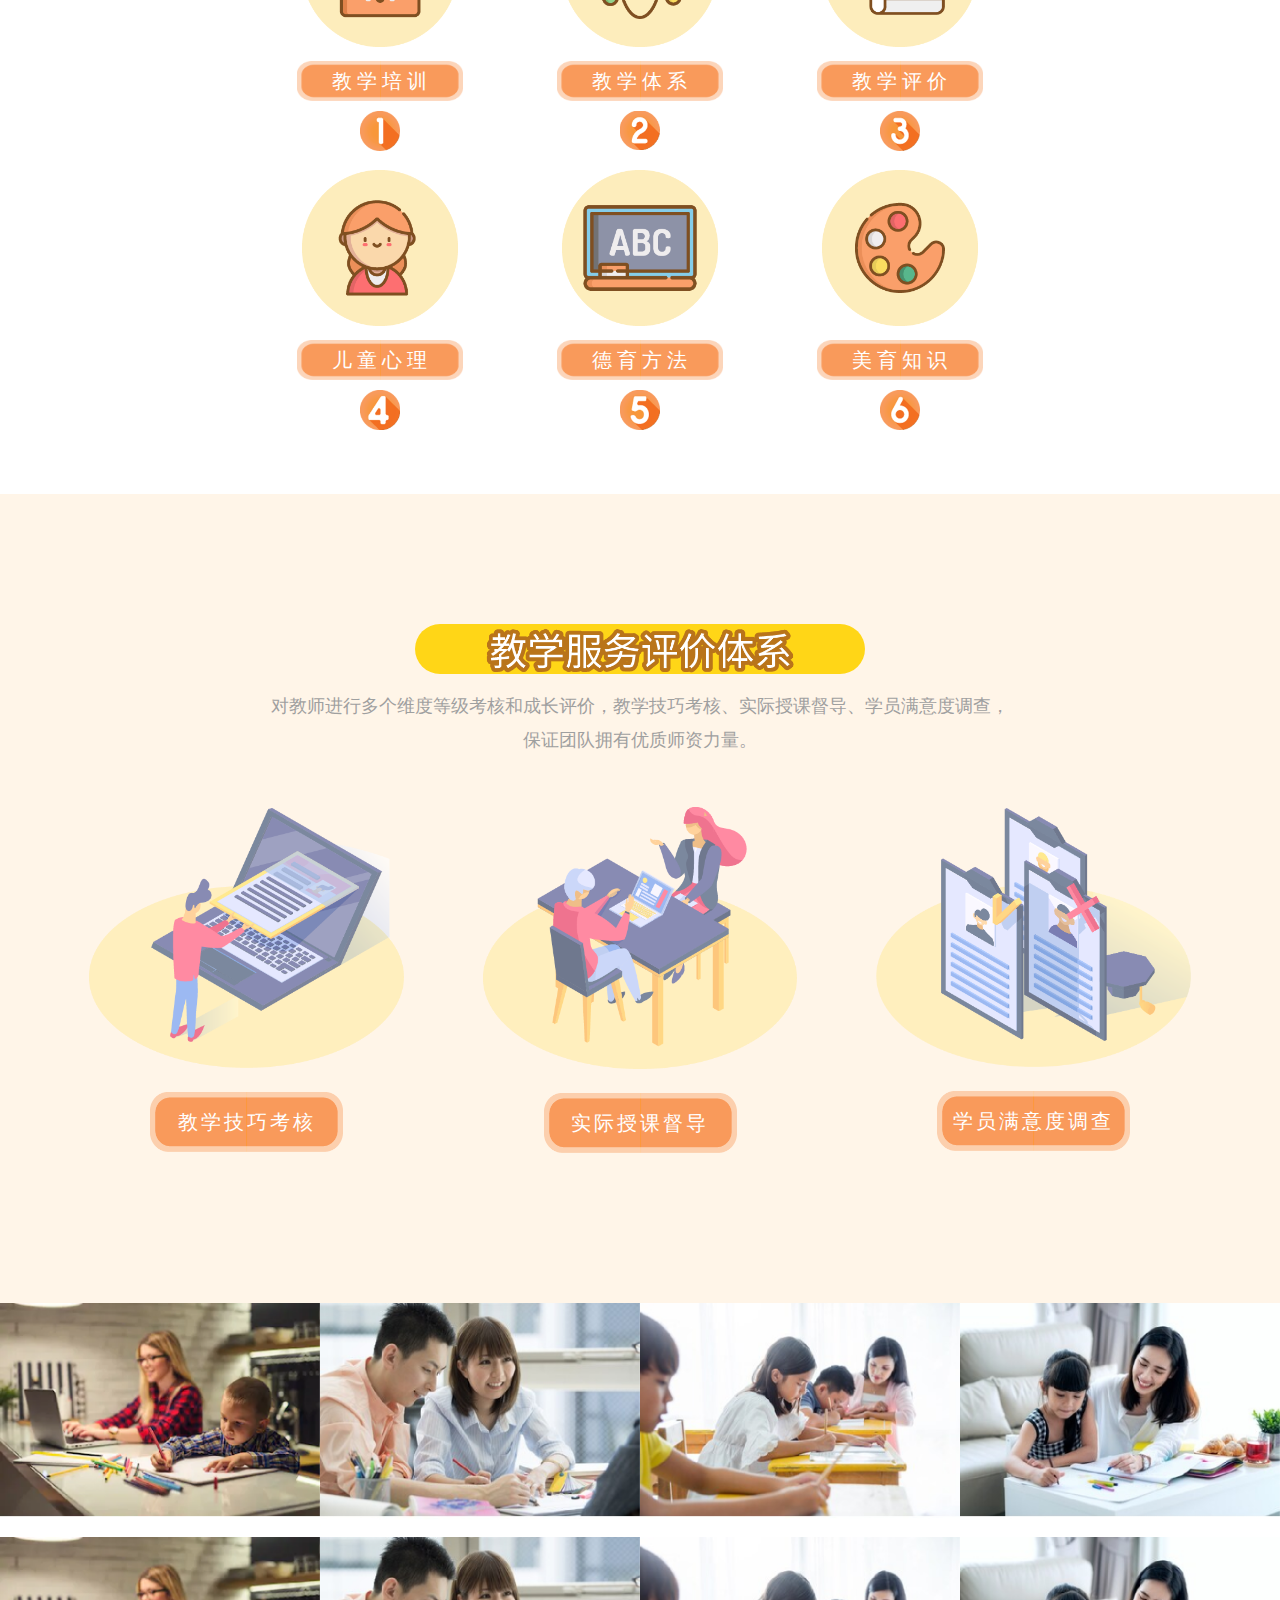
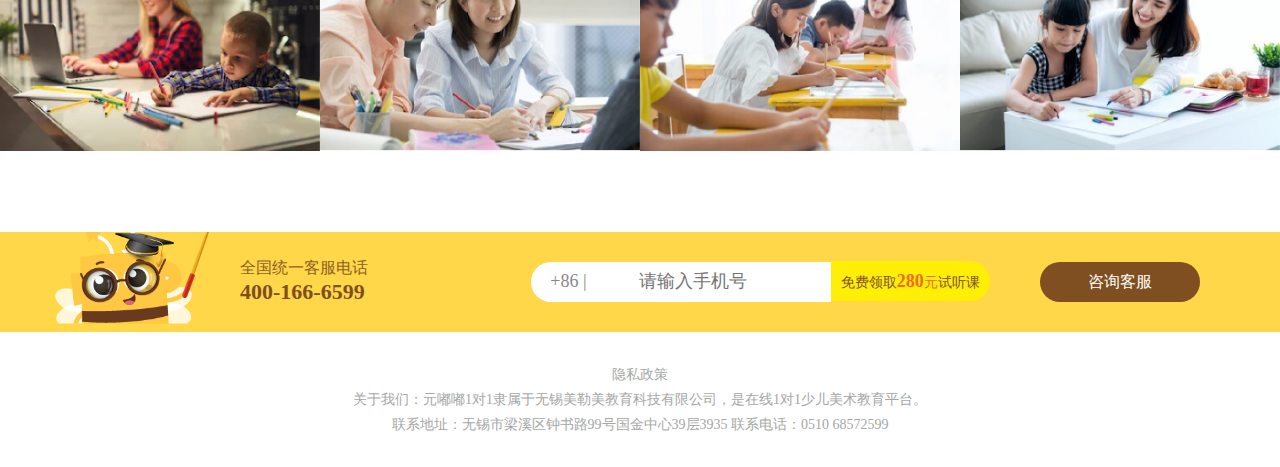
<file: teachers.html>
<!DOCTYPE html>
<html>
	<head>
		<meta charset="utf-8">
		<meta name="viewport" content="width=device-width,initial-scale=1.0, minimum-scale=1.0, maximum-scale=1.0, user-scalable=no">
		<title>元嘟嘟教育网站</title>
		<script src="js/jquery1.42.min.js" type="text/javascript" charset="utf-8"></script>
		<script src="js/jquery.SuperSlide.2.1.3.js" type="text/javascript" charset="utf-8"></script>
		<script src="js/js.js" type="text/javascript" charset="utf-8"></script>
		<link rel="stylesheet" type="text/css" href="css/css.css" />
		<link rel="stylesheet" type="text/css" href="css/iconfont.css" />
	</head>
	<body>
		<!-- 顶部 开始 -->
		<div class="top big">
			<div class="topleft">
				<a href="index.html"><img src="images/logo.png"></a>
			</div>
			<div class="topcenter">
				<ul class="clear">
					<li><a href="index.html">首页</a></li>
					<li><a href="course.html">课程体系</a><img src="images/xiatriangle.png"></li>
					<li><a href="teachers.html">师资体系</a><img src="images/xiatriangle.png"></li>
				</ul>
			</div>
			<div class="topright">
				<ul class="clear">
					<li><a href="javascript:void(0)">咨询热线</a></li>
					<li><img src="images/telicon.png"><a href="javascript:void(0)">400 1666 599</a></li>
				</ul>
			</div>
		</div>
		<!-- 顶部 开始 -->
		<!-- 轮播图 开始 -->
		<div class="banner">
			<div class="slideBox">
				<div class="hd">
					<ul>
						<li>1</li>
						<li>2</li>
						<li>3</li>
					</ul>
				</div>
				<div class="bd">
					<ul>
						<li>
							<img src="images/banner-bg1.png">
							<!-- 轮博图上面 的东西 开始-->
							<div class="banner-flex big">
								<!-- left -->
								<div class="banner-item left">
									<img src="images/banner1-zi.png">
									<p>随时随地预约老师，有iPad、电脑即可上课</p>
								</div>
								<!-- center -->
								<div class="banner-item center">
									<img src="images/banner1-img.png">
								</div>
								<!-- right -->
								<div class="banner-item right">
									<div class="banner-from">
										<p>免费领取价值</p>
										<p><span>198元</span>精品试听课</p>
										<p><a href="login.html">立即领取</a></p>
										<p>领取后您将<span>免费获得</span></p>
										<p class="banner1-p5"><img src="images/banner-icon1.png"><i>1节</i>专属定制美术课程</p>
										<p class="banner1-p5"><img src="images/banner-icon2.png"><i>1份</i>上课配套美术教材</p>
										<p class="banner1-p5"><img src="images/banner-icon3.png"><i>1次</i>美术能力评测报告</p>
									</div>
								</div>
							</div>
							<!-- 轮博图上面 的东西 结束-->
						</li>
						<li>
							<img src="images/banner-bg2.png">
							<!-- 轮博图上面 的东西 开始-->
							<div class="banner-flex big">
								<!-- left -->
								<div class="banner-item left">
									<img src="images/banner2-zi.png" style="top: 0;width: 90%;">
									<!-- <p>随时随地预约老师，有iPad、电脑即可上课</p> -->
								</div>
								<!-- center -->
								<div class="banner-item center">
									<!-- <img src="images/banner1-img.png"> -->
								</div>
								<!-- right -->
								<div class="banner-item right">
									<div class="banner-from">
										<p>免费领取价值</p>
										<p><span>198元</span>精品试听课</p>
										<p><a href="login.html">立即领取</a></p>
										<p>领取后您将<span>免费获得</span></p>
										<p class="banner1-p5"><img src="images/banner-icon1.png"><i>1节</i>专属定制美术课程</p>
										<p class="banner1-p5"><img src="images/banner-icon2.png"><i>1份</i>上课配套美术教材</p>
										<p class="banner1-p5"><img src="images/banner-icon3.png"><i>1次</i>美术能力评测报告</p>
									</div>
								</div>
							</div>
							<!-- 轮博图上面 的东西 结束-->
						</li>
						<li>
							<img src="images/banner-bg1.png">
							<!-- 轮博图上面 的东西 开始-->
							<div class="banner-flex big">
								<!-- left -->
								<div class="banner-item left">
									<img src="images/banner3-zi.png" style="top: 0;width: 80%;">
									<p><img src="images/banner3-img2.png"></p>
								</div>
								<!-- center -->
								<div class="banner-item center">
									<img src="images/banner3-img.png">
								</div>
								<!-- right -->
								<div class="banner-item right">
									<div class="banner-from">
										<p>免费领取价值</p>
										<p><span>198元</span>精品试听课</p>
										<p><a href="login.html">立即领取</a></p>
										<p>领取后您将<span>免费获得</span></p>
										<p class="banner1-p5"><img src="images/banner-icon1.png"><i>1节</i>专属定制美术课程</p>
										<p class="banner1-p5"><img src="images/banner-icon2.png"><i>1份</i>上课配套美术教材</p>
										<p class="banner1-p5"><img src="images/banner-icon3.png"><i>1次</i>美术能力评测报告</p>
									</div>
								</div>
							</div>
							<!-- 轮博图上面 的东西 结束-->
						</li>
						<!-- <li><img src="images/banner1.png" /></li> -->
					</ul>
				</div>

				<!-- 下面是前/后按钮代码，如果不需要删除即可 -->
				<a class="prev iconfont iconzuo" href="javascript:void(0)"></a>
				<a class="next iconfont iconyou" href="javascript:void(0)"></a>

			</div>

		</div>
		<script type="text/javascript">
			jQuery(".slideBox").slide({
				mainCell: ".bd ul",
				autoPlay: true
			});
		</script>
		<!-- 轮播图 结束 -->
		<!-- 严格的教师筛选标准 开始 -->
		<div class="strictbg">
			<div class="strict big">
				<!-- 标题 开始 -->
				<div class="strict-top">
					<div class="strict-top-title">
						<p><img src="images/strict-title.png"></p>
						<!-- <p>严格的教师筛选标准</p> -->
					</div>
					<div class="strict-top-main">
						<p><a href="javascript:void(0)">
								元嘟嘟始终坚持将师资做“重”，所有教师均为全职教师，来自于各大美术院校。<br>
								为了保证优质师资和教学水准，元嘟嘟建立了严格的教师筛选标准和多元化师资培养体系，<br>
								并通过系统性的训练、培训、考核，来确保教师能力不断提升。</a></p>
					</div>
				</div>
				<!-- 标题 结束 -->
				<!-- 主要内容 -->
				<div class="strict-main">
					<div class="strict-item one">
						<img src="images/strictbiao1.png">
						<img src="images/strictbiao2.png">
						<img src="images/strictbiao3.png">
					</div>
					<div class="strict-item two">
						<p><span>基础筛选</span></p>
						<p><span>能力培训</span></p>
						<p><span>正式考核</span></p>
					</div>
					<div class="strict-item three">
						<ul>
							<li>简历筛选 <img src="images/strict-right.png"></li>
							<li>背景调查 <img src="images/strict-right.png"></li>
							<li>视频面试</li>
						</ul>
						<ul>
							<li>产品培训 <img src="images/strict-right.png"></li>
							<li>制度培训 <img src="images/strict-right.png"></li>
							<li>教学培训</li>
						</ul>
						<ul>
							<li>模拟授课 <img src="images/strict-right.png"></li>
							<li>专业评审 <img src="images/strict-right.png"></li>
							<li>正式上岗</li>
						</ul>
					</div>
				</div>
			</div>
		</div>
		<!-- 严格的教师筛选标准 结束 -->
		<!-- 师资培养体系和评价体系 开始 -->
		<div class="train big">
			<!-- 标题 开始 -->
			<div class="train-top">
				<div class="train-top-title">
					<p><img src="images/train-title.png"></p>
					<!-- <p>师资培养体系和评价体系</p> -->
				</div>
				<div class="train-top-main">
					<p><a href="javascript:void(0)">六大模块的专业培训，让老师更懂孩子，赋予教师团队国际化、多元化的美学思维和教育理念。</a></p>
				</div>
			</div>
			<!-- 标题 结束 -->
			<!-- 主要内容 -->
			<div class="train-main">
				<ul>
					<li>
						<img src="images/train-icon1.png">
						<p>教 学 培 训</p>
						<img src="images/train-num1.png">
					</li>
					<li>
						<img src="images/train-icon2.png">
						<p>教 学 体 系</p>
						<img src="images/train-num2.png">
					</li>
					<li>
						<img src="images/train-icon3.png">
						<p>教 学 评 价</p>
						<img src="images/train-num3.png">
					</li>
					<li>
						<img src="images/train-icon4.png">
						<p>儿 童 心 理</p>
						<img src="images/train-num4.png">
					</li>
					<li>
						<img src="images/train-icon5.png">
						<p>德 育 方 法</p>
						<img src="images/train-num5.png">
					</li>
					<li>
						<img src="images/train-icon6.png">
						<p>美 育 知 识</p>
						<img src="images/train-num6.png">
					</li>
				</ul>
			</div>
		</div>
		<!-- 师资培养体系和评价体系 结束 -->
		<!-- 教学服务评价体系 开始 -->
		<div class="servicebg" style="background-color: #FFF5E8;">
			<div class="service big">
				<!-- 标题 开始 -->
				<div class="service-top">
					<div class="service-top-title">
						<p><img src="images/service-title.png"></p>
						<!-- <p>教学服务评价体系</p> -->
					</div>
					<div class="service-top-main">
						<p><a href="javascript:void(0)">对教师进行多个维度等级考核和成长评价，教学技巧考核、实际授课督导、学员满意度调查，</a></p>
						<p><a href="javascript:void(0)">保证团队拥有优质师资力量。</a></p>
					</div>
				</div>
				<!-- 标题 结束 -->
				<!-- 主要内容 -->
				<div class="service-main">
					<ul>
						<li>
							<img src="images/service1.png">
							<p>教学技巧考核</p>
						</li>
						<li>
							<img src="images/service2.png">
							<p>实际授课督导</p>
						</li>
						<li>
							<img src="images/service3.png">
							<p>学员满意度调查</p>
						</li>
					</ul>
				</div>
			</div>
		</div>
		<!-- 教学服务评价体系 结束 -->
		<!-- 教学实景照片 开始 -->
		<div class="reality">
			<ul>
				<li>
					<img src="images/reality1.png">
				</li>
				<li>
					<img src="images/reality2.png">
				</li>
				<li>
					<img src="images/reality3.png">
				</li>
				<li>
					<img src="images/reality4.png">
				</li>
				<li>
					<img src="images/reality5.png">
				</li>
				<li>
					<img src="images/reality6.png">
				</li>
				<li>
					<img src="images/reality7.png">
				</li>
				<li>
					<img src="images/reality8.png">
				</li>
			</ul>
		</div>
		<!-- 教学实景照片 结束 -->
		<!-- 领取和咨询 开始 -->
		<div class="collectbg">
			<div class="collect big">
				<div class="collectitem one">
					<img src="images/collect.png">
				</div>
				<div class="collectitem two">
					<p>全国统一客服电话</p>
					<p>400-166-6599</p>
				</div>
				<div class="collectitem three">
					<form>
						<span>+86 | </span>
						<input type="tel" name="tel" id="tel" placeholder="请输入手机号">
						<p><a href="login.html">免费领取<i><span>280</span>元</i>试听课</a></p>
					</form>
				</div>
				<div class="collectitem four">
					<p><span>咨询客服</span></p>
				</div>
			</div>
		</div>
		<!-- 领取和咨询 结束 -->
		<!-- 底部综合 开始 -->
		<div class="foot big">
			<ul>
				<li>隐私政策</li>
				<li>关于我们：元嘟嘟1对1隶属于无锡美勒美教育科技有限公司，是在线1对1少儿美术教育平台。</li>
				<li>联系地址：无锡市梁溪区钟书路99号国金中心39层3935 联系电话：0510 68572599</li>
			</ul>
		</div>
		<!-- 底部综合 结束 -->
		<!-- 一直固定在右边的快捷方式 开始 -->
		<div class="alwaysFixed">
			<ul>
				<li>
					<a href="javascript:void(0)">
						<img src="images/fixed-cus.png">
						<p>在线咨询</p>
					</a>
				</li>
				<li>
					<div class="left-tel">请拨打咨询电话 400-1666-599</div>
					<a href="javascript:void(0)">
						<img src="images/fixed-tel.png">
						<p>电话咨询</p>
					</a>
				</li>
				<li class="alwaysFixed-return" id="back-to-top">
					<a href="javascript:void(0)">
						<span class="iconfont iconshang"></span>
						<p>返回顶部</p>
					</a>
				</li>
			</ul>
		</div>
		<!-- 一直固定在右边的快捷方式 结束 -->
	</body>
</html>
</file>
<file: css/iconfont.css>
@font-face {font-family: "iconfont";
  src: url('iconfont.eot?t=1593494447700'); /* IE9 */
  src: url('iconfont.eot?t=1593494447700#iefix') format('embedded-opentype'), /* IE6-IE8 */
  url('[data-uri]') format('woff2'),
  url('iconfont.woff?t=1593494447700') format('woff'),
  url('iconfont.ttf?t=1593494447700') format('truetype'), /* chrome, firefox, opera, Safari, Android, iOS 4.2+ */
  url('iconfont.svg?t=1593494447700#iconfont') format('svg'); /* iOS 4.1- */
}

.iconfont {
  font-family: "iconfont" !important;
  font-size: 16px;
  font-style: normal;
  -webkit-font-smoothing: antialiased;
  -moz-osx-font-smoothing: grayscale;
}

.iconshang:before {
  content: "\e625";
}

.iconshang1:before {
  content: "\e637";
}

.iconshang2:before {
  content: "\e606";
}

.iconshang3:before {
  content: "\e722";
}

.iconzuo:before {
  content: "\e6e7";
}

.iconyou:before {
  content: "\e614";
}
</file>
<file: css/css.css>
/*这里是通用css作用于全部*/
* {
	margin: 0px;
	padding: 0px;
	font-family: '微软雅黑';
	font-size: 14px;
}

p {
	margin-bottom: 0px;
}

/*bootstrap中取消a标签点击出现下划线的效果*/
/*最后加的调整按钮点击的时候取消按钮周边的颜色*/
input:focus {
	outline: none;
}

button:focus {
	outline: none;
}

a {
	text-decoration: none;
	/*去除下换线*/
}

a:focus {
	text-decoration: none;
}

/*bootstrap中取消a标签点击出现下划线的效果*/
/*最后加的调整按钮点击的时候取消按钮周边的颜色*/
a:link {
	text-decoration: none;
	/* 指正常的未被访问过的链接*/
}

a:visited {
	text-decoration: none;
	/*指已经访问过的链接*/
}

a:hover {
	text-decoration: none;
	/*指鼠标在链接*/
}

a:active {
	text-decoration: none;
	/* 指正在点的链接*/
}

li {
	list-style: none;
	/*去除原点*/
}

ul {
	margin-bottom: 0px;
}

.clear {
	zoom: 1;
}

/*为了兼容性，因为ie6/7不能使用伪类，所以加上此行代码。*/

.clear:after {
	clear: both;
	content: '';
	display: block;
	width: 0;
	height: 0;
	visibility: hidden;
	overflow: hidden;
}

/* 全部的平均分配样式 */
.flex {
	display: flex;
	justify-content: center;
	align-items: center;
}

.flex .flexitem {
	flex: 1;
	text-align: center;
}

/* 整体的 宽度设置 */
.big {
	width: 1200px;
	margin: 0px auto;
}

/* 顶部 开始 */
.top {
	height: 50px;
	line-height: 50px;
	box-sizing: border-box;
	display: flex;
	/* flex-wrap: wrap; */
	justify-content: flex-start;
	align-items: flex-start;
}

.top .topleft {
	order: -1;
	flex: 0 1 350px;
}

.top .topleft img {
	width: 100%;
	vertical-align: middle;
}

.top .topcenter {
	flex-grow: 1;
}

.top .topcenter ul {
	margin-left: 50px;
}

.top .topcenter ul li {
	height: 50px;
	line-height: 50px;
	float: left;
	margin-left: 30px;
}

.top .topcenter ul li a {
	font-size: 18px;
	color: #595758;
}

.top .topcenter ul li img {
	width: 18px;
	display: inline-block;
	margin-left: 10px;
}

.top .topright {
	flex: 0 1 300px;
}

.top .topright ul li {
	height: 50px;
	line-height: 50px;
	float: left;
	margin-right: 20px;
}

.top .topright ul li a {
	font-size: 18px;
	color: #595758;
}

.top .topright ul li img {
	margin-right: 5px;
	width: 25px;
	display: inline-block;
	position: relative;
	top: 3px;
}

.top .topright ul li:last-child a {
	font-size: 22px;
	color: #FED518;
	font-weight: 700;
}

/* 登录页面的调整  开始*/
.loginTop .topcenter ul {
	margin-left: 0px;
}

.loginTop .topcenter ul li {}

.loginTop .topcenter ul li::before {
	content: "";
	display: inline-block;
	width: 2px;
	height: 40px;
	background-color: #D6D7D7;
	margin-right: 30px;
	position: relative;
	top: 5px;
}

.loginTop .topcenter ul li a {
	letter-spacing: 2px;
	font-size: 20px;
	height: 50px;
	line-height: 50px;
	display: inline-block;
	position: relative;
	top: -5px;
	color: #595757;
	font-weight: 600;
}

/* 登录页面的调整  结束*/
/* 顶部 结束 */
/* 轮播图 开始 */
.banner {
	overflow: hidden;
	position: relative;
}

.banner .hd {
	height: 15px;
	overflow: hidden;
	position: absolute;
	right: 5px;
	bottom: 5px;
	z-index: 1;
}

.banner .hd ul {
	overflow: hidden;
	zoom: 1;
	float: left;
}

.banner .hd ul li {
	float: left;
	margin-right: 2px;
	width: 15px;
	height: 15px;
	line-height: 14px;
	text-align: center;
	background: #fff;
	cursor: pointer;
}

.banner .hd ul li.on {
	background: #FFD617;
	color: #fff;
}

.banner .bd {
	position: relative;
	height: 100%;
	z-index: 0;
}

.banner .bd li {
	zoom: 1;
	vertical-align: middle;
	position: relative;
	height: 550px;
	width: 100%;
}

.banner .bd ul li>img {
	width: 100%;
	height: 100%;
	display: block;
	border: none;
}

/* 轮播图上面的 内容 开始 */
.banner .bd ul li .banner-flex {
	display: flex;
	text-align: center;
	justify-content: center;
	align-items: center;
	flex-wrap: wrap;
	z-index: 10;
	height: 100%;
	position: absolute;
	top: 0;
	left: 0;
	right: 0;
}

.banner .bd ul li .banner-flex .banner-item {
	vertical-align: middle;
	flex-grow: 0;
	flex-shrink: 0;
	/*可以理解为：此处设置flex-grow,flex-shrink是告诉flex，既不要给我自动放大，也不要给我自动缩小，我就想设置自己的宽度*/
}

.banner .bd ul li .banner-flex .left {
	width: 600px;
	position: relative;
}

.banner .bd ul li .banner-flex .left>img {
	width: 100%;
	position: relative;
	top: -30px;
}

.banner .bd ul li .banner-flex .left p {
	width: 100%;
	color: #B9741A;
	font-size: 16px;
}

/* 只有第三个里面有 开始 */
.banner .bd ul li .banner-flex .left p img {
	position: absolute;
	right: -20px;
	bottom: -24px;
	width: 120px;
}

/* 只有第三个里面有 结束 */
.banner .bd ul li .banner-flex .center {
	width: 300px;
}

.banner .bd ul li .banner-flex .center img {
	width: 100%;
}

.banner .bd ul li .banner-flex .right {
	width: 300px;
}

.banner .bd ul li .banner-flex .right .banner-from {
	background-color: #fff;
	margin: 10px;
	border-radius: 10px;
	padding: 60px 20px;
	text-align: center;
	letter-spacing: 1px;
}

.banner .bd ul li .banner-flex .right .banner-from p:nth-child(1) {
	color: #595757;
	font-size: 16px;
}

.banner .bd ul li .banner-flex .right .banner-from p:nth-child(2) {
	color: #595757;
	font-size: 16px;
	margin: 10px auto;
}

.banner .bd ul li .banner-flex .right .banner-from p:nth-child(2) span {
	color: #FCCF00;
	font-size: 18px;
	font-weight: 700;
	letter-spacing: 2px;
}

.banner .bd ul li .banner-flex .right .banner-from p:nth-child(3) {
	width: 80%;
	background-color: #FCCF00;
	height: 30px;
	line-height: 30px;
	font-size: 14px;
	border-radius: 15px;
	display: block;
	margin: 0 auto;
	text-align: center;
	color: #fff;
	cursor: pointer;

}

.banner .bd ul li .banner-flex .right .banner-from p:nth-child(3) a {
	color: #fff;
	font-size: 14px;
}

.banner .bd ul li .banner-flex .right .banner-from p:nth-child(4) {
	width: 80%;
	border-top: 1px solid #F1F1F1;
	margin: 10px auto;
	padding-top: 10px;
	display: block;
	text-align: center;
	color: #595757;
	font-size: 14px;
}

.banner .bd ul li .banner-flex .right .banner-from p:nth-child(4) span {
	color: #7D5225;
}

.banner .bd ul li .banner-flex .right .banner-from .banner1-p5 {
	color: #595757;
	font-size: 14px;
	line-height: 30px;
}

.banner .bd ul li .banner-flex .right .banner-from .banner1-p5 i {
	color: #595757;
	font-size: 18px;
	font-weight: 700;
	display: inline-block;
	margin-right: 5px;
}

.banner .bd ul li .banner-flex .right .banner-from .banner1-p5 img {
	width: 30px;
	display: inline-block;
	margin-right: 10px;
	position: relative;
	top: 6px;
}

/* 轮播图上面的 内容 结束 */
/* 下面是前/后按钮代码 */
.banner .prev,
.banner .next {
	position: absolute;
	left: 3%;
	top: 50%;
	margin-top: -25px;
	display: block;
	color: #fff;
	filter: alpha(opacity=50);
	/* opacity: 0.5; */
	font-size: 50px;
}

.banner .next {
	left: auto;
	right: 3%;
	background-position: 8px 5px;
}

.banner .prev:hover,
.banner .next:hover {
	filter: alpha(opacity=100);
	opacity: 1;
}

.banner .prevStop {
	display: none;
}

.banner .nextStop {
	display: none;
}

/* 轮播图 结束 */
/* 六大能力 开始 */
.SixAbilitiesbg {
	padding: 20px 0px 30px;
	background-color: #F7F7F7;
}

.SixAbilities {
	margin: 40px auto;
}

/* 头部 */
.SixAbilities .SixAbilities-top {
	border-bottom: 1px solid #898989;
	padding-bottom: 20px;
}

/* 课程体系调整 */
.SixAbilitiesbg .SixAbilities .SixAbilities-top {
	border-bottom: none;
	padding-bottom: 0px;
}

.SixAbilities .SixAbilities-top .SixAbilities-top-title {
	background-color: #FFD617;
	width: 450px;
	height: 50px;
	text-align: center;
	margin: 0 auto;
	border-radius: 50px;
	line-height: 50px;
}

.SixAbilities .SixAbilities-top .SixAbilities-top-title p {
	font-size: 35px;
	color: #fff;
	letter-spacing: 2px;
	/* 字体描边 */
	-webkit-text-stroke: 1px #B9741A;
	text-shadow: #B9741A 11px 0 5px;
}

.SixAbilities .SixAbilities-top .SixAbilities-top-title p img {
	width: 70%;
	position: relative;
	top: 4px;
}

.SixAbilities .SixAbilities-top .SixAbilities-top-main {
	text-align: center;
	margin: 20px auto 30px;
}

.SixAbilities .SixAbilities-top .SixAbilities-top-main p {}

.SixAbilities .SixAbilities-top .SixAbilities-top-main p a {
	font-size: 18px;
	padding: 2px;
	/* background-color: #FACBCC; */
	color: #9FA0A0;
}

/* 主要内容 */
.SixAbilities .SixAbilities-main {
	margin: 30px auto;
}

.SixAbilities .SixAbilities-main ul {
	display: flex;
	justify-content: center;
	align-items: center;
}

.SixAbilities .SixAbilities-main ul li {
	flex: 1;
	text-align: center;
	padding: 0px 10px;
}

.SixAbilities .SixAbilities-main ul li img {
	width: 60%;
}

.SixAbilities .SixAbilities-main ul li h3 {
	margin: 10px auto;
	color: #7A7979;
	font-weight: 700;
	font-size: 18px;
}

.SixAbilities .SixAbilities-main ul li p {
	letter-spacing: 1px;
	color: #A5A6A6;
	font-size: 14px;
	text-align: left;
}

/* 六大能力 结束 */
/* 为什么选择一对一 开始 */
.whyonebg {
	padding: 60px 0px;
	display: block;
	background-color: #FFF5E8;
}

.whyone {
	margin: 0 auto;
}

/* 头部 */
.whyone .whyone-top {
	padding-bottom: 20px;
}

.whyone .whyone-top .whyone-top-title {
	background-color: #FFD617;
	width: 450px;
	height: 50px;
	text-align: center;
	margin: 0 auto;
	border-radius: 50px;
	line-height: 50px;
}

.whyone .whyone-top .whyone-top-title p {
	font-size: 35px;
	color: #fff;
	letter-spacing: 2px;
	/* 字体描边 */
	-webkit-text-stroke: 1px #B9741A;
	text-shadow: #B9741A 11px 0 5px;
}

.whyone .whyone-top .whyone-top-title p img {
	width: 70%;
	position: relative;
	top: 4px;
}

.whyone .whyone-top .whyone-top-main {
	text-align: center;
	margin: 20px auto 0px;
}

.whyone .whyone-top .whyone-top-main p {}

.whyone .whyone-top .whyone-top-main p a {
	font-size: 18px;
	padding: 2px;
	color: #9FA0A0;
}

/* 主要内容 */
.whyone .whyone-main {}

.whyone .whyone-main ul {
	display: flex;
	flex-wrap: wrap;
	justify-content: flex-start;
	align-items: flex-start;
	padding: 0px 10px;
}

.whyone .whyone-main ul li {
	text-align: center;
	flex: 0 0 33.33%;
	margin-top: 35px;
	position: relative;
}

.whyone .whyone-main ul li .whyitem {
	margin: 0px 10px;
	background-color: #fff;
	border-radius: 20px;
}

.whyone .whyone-main ul li>img {
	width: 300px;
	height: 276px;
	position: absolute;
	left: calc(50% - 150px);
	top: -45px;
}

.whyone .whyone-main ul li .whyitem .whyitem-title {
	background-color: #FFD617;
	height: 30px;
	border-top-left-radius: 20px;
	border-top-right-radius: 20px;
	position: relative;
}

.whyone .whyone-main ul li .whyitem .whyitem-title img {
	width: 100px;
	height: 100px;
	z-index: 5;
	position: absolute;
	left: calc(50% - 50px);
	top: calc(50% - 50px);
}

.whyone .whyone-main ul li .whyitem .whyitem-title span {
	color: #FFFFFF;
	font-size: 42px;
	width: 100px;
	height: 100px;
	line-height: 100px;
	text-align: center;
	z-index: 7;
	position: absolute;
	left: calc(50% - 50px);
	top: calc(50% - 50px);
}

.whyone .whyone-main ul li .whyitem h3 {
	margin: 60px 30px 10px 30px;
	color: #727171;
	font-weight: normal;
	font-size: 20px;
	border-bottom: 2px solid #FFF1B2;
	padding-bottom: 10px;
}

.whyone .whyone-main ul li .whyitem p {
	text-align: center;
	letter-spacing: 5px;
	color: #9FA0A0;
	font-size: 14px;
	padding-bottom: 10px;
	margin: 10px 70px 10px 70px;
}

/* 为什么选择一对一 结束 */
/* 在线教育 一对一 开始 */
.lineonebg {
	height: 530px;
	width: 100%;
	background: url(../images/lineonebg.png) no-repeat center;
	background-size: 100% 100%;
}

.lineone {
	position: relative;
	margin: 0 auto;
	text-align: center;
	color: #fff;
	height: 100%;
}

.lineone p {
	text-align: center;
	width: 500px;
	position: absolute;
	left: calc(50% - 250px);
}

.lineone p:nth-child(1) {
	font-size: 35px;
	top: 30px;
}

.lineone p:nth-child(2) {
	font-size: 20px;
	top: 100px;
}

.lineone p:nth-child(3) {
	font-size: 16px;
	bottom: 30px;
}

.lineone img {
	width: 130px;
	height: 130px;
	position: absolute;
	left: calc(50% - 65px);
	top: calc(50% - 65px);
}

/* 在线教育 一对一 结束 */
/* 专属定制化课程体系 开始 */
.exclusive {
	margin: 80px auto;
	display: block;
	vertical-align: middle;
}

/* 标题 开始 */
.exclusive .exclusive-top .exclusive-top-title {
	background-color: #FFD617;
	width: 450px;
	height: 50px;
	text-align: center;
	margin: 0 auto;
	border-radius: 50px;
	line-height: 50px;
}

.exclusive .exclusive-top .exclusive-top-title p {
	font-size: 35px;
	color: #fff;
	letter-spacing: 2px;
	/* 字体描边 */
	-webkit-text-stroke: 1px #B9741A;
	text-shadow: #B9741A 11px 0 5px;
}

.exclusive .exclusive-top .exclusive-top-title p img {
	width: 70%;
	position: relative;
	top: 3px;
}

.exclusive .exclusive-top .exclusive-top-main {
	text-align: center;
	margin: 20px auto 30px;
}

.exclusive .exclusive-top .exclusive-top-main p {
	margin: 10px auto;
}

.exclusive .exclusive-top .exclusive-top-main p a {
	font-size: 18px;
	padding: 2px;
	color: #9FA0A0;
}

/* 标题 结束 */
/* 主要内容 开始 */
.exclusive .exclusive-main {
	margin: 200px auto 30px;
	position: relative;
}

.exclusive .exclusive-main>div {
	margin-top: 10px;
}

/* 第一层 年龄 开始 */
.exclusive .exclusive-main .EMflex1 {
	display: flex;
	text-align: center;
	justify-content: flex-end;
	align-items: flex-end;
	flex-wrap: wrap;
	position: relative;
}

.exclusive .exclusive-main .EMflex1 .EMflex-item {
	flex-grow: 0;
	flex-shrink: 0;
	/*可以理解为：此处设置flex-grow,flex-shrink是告诉flex，既不要给我自动放大，也不要给我自动缩小，我就想设置自己的宽度*/
}

.exclusive .exclusive-main .EMflex1 .one {
	width: 200px;
}

.exclusive .exclusive-main .EMflex1 .two {
	width: 400px;
}

.exclusive .exclusive-main .EMflex1 .three {
	width: 300px;
}

.exclusive .exclusive-main .EMflex1 .four {
	width: 300px;
}

/*每一列里面再次分一下 */
.exclusive .exclusive-main .EMflex1 .EMflex-item ul {
	display: flex;
	justify-content: flex-end;
	align-items: flex-end;
	flex-wrap: wrap;
	position: relative;
}

.exclusive .exclusive-main .EMflex1 .EMflex-item ul li {
	flex: 1;
	margin: 0px 5px;
}

.exclusive .exclusive-main .EMflex1 ul {
	position: relative;
}

.exclusive .exclusive-main .EMflex1 li {
	border-radius: 10px;
	padding: 10px 0px;
	height: 58px;
	box-sizing: border-box;
}

.exclusive .exclusive-main .EMflex1 li p {
	font-size: 14px;
	color: #fff;
}

.exclusive .exclusive-main .EMflex1 li p:nth-child(2) {
	font-size: 25px;
}

.exclusive .exclusive-main .EMflex1 .one ul img {
	position: absolute;
	width: 230px;
	left: 0px;
	top: -250px;
}

.exclusive .exclusive-main .EMflex1 .one li {
	background-color: #EFEFEF;
	line-height: 38px;
}

.exclusive .exclusive-main .EMflex1 .one li p {
	color: #898989;
}

.exclusive .exclusive-main .EMflex1 .two li {
	background-color: #FFA462;

}

.exclusive .exclusive-main .EMflex1 .two ul img {
	position: absolute;
	width: 100px;
	right: 100px;
	top: -100px;
}

.exclusive .exclusive-main .EMflex1 .two li:nth-child(1) {
	height: 68px;
}

.exclusive .exclusive-main .EMflex1 .two li:nth-child(2) {
	height: 78px;
}

.exclusive .exclusive-main .EMflex1 .two li:nth-child(3) {
	height: 88px;
}

.exclusive .exclusive-main .EMflex1 .two li:nth-child(4) {
	height: 98px;
}

.exclusive .exclusive-main .EMflex1 .three li {
	background-color: #FFBC3A;
}

.exclusive .exclusive-main .EMflex1 .three ul img {
	position: absolute;
	width: 100px;
	right: 100px;
	top: -170px;
}

.exclusive .exclusive-main .EMflex1 .three li:nth-child(1) {
	height: 108px;
}

.exclusive .exclusive-main .EMflex1 .three li:nth-child(2) {
	height: 118px;
}

.exclusive .exclusive-main .EMflex1 .three li:nth-child(3) {
	height: 128px;
}

.exclusive .exclusive-main .EMflex1 .four li {
	background-color: #8BB8FF;
}

.exclusive .exclusive-main .EMflex1 .four ul img {
	position: absolute;
	width: 100px;
	right: 100px;
	top: -110px;
}

.exclusive .exclusive-main .EMflex1 .four li:nth-child(1) {
	height: 138px;
}

.exclusive .exclusive-main .EMflex1 .four li:nth-child(2) {
	height: 148px;
}

.exclusive .exclusive-main .EMflex1 .four li:nth-child(3) {
	height: 158px;
}

/* 第一层 年龄 结束 */
/* 第二层 级别 开始 */
.exclusive .exclusive-main .EMflex2 {
	display: flex;
	text-align: center;
}

.exclusive .exclusive-main .EMflex2 .EMflex-item {
	flex-grow: 0;
	flex-shrink: 0;
	/*可以理解为：此处设置flex-grow,flex-shrink是告诉flex，既不要给我自动放大，也不要给我自动缩小，我就想设置自己的宽度*/
}

.exclusive .exclusive-main .EMflex2 .one {
	width: 200px;
}

.exclusive .exclusive-main .EMflex2 .two {
	width: 400px;
}

.exclusive .exclusive-main .EMflex2 .three {
	width: 300px;
}

.exclusive .exclusive-main .EMflex2 .four {
	width: 300px;
}

/*每一列里面再次分一下 */
.exclusive .exclusive-main .EMflex2 .EMflex-item ul {
	display: flex;
	justify-content: center;
	align-items: center;
}

.exclusive .exclusive-main .EMflex2 .EMflex-item ul li {
	flex: 1;
	margin: 0px 5px;
}

.exclusive .exclusive-main .EMflex2 li {
	border-radius: 10px;
	padding: 10px 0px;
	height: 58px;
	box-sizing: border-box;
}

.exclusive .exclusive-main .EMflex2 li p {
	font-size: 14px;
	color: #fff;
}

.exclusive .exclusive-main .EMflex2 .one li {
	background-color: #EFEFEF;
	line-height: 38px;
}

.exclusive .exclusive-main .EMflex2 .one li p {
	color: #898989;
}

.exclusive .exclusive-main .EMflex2 .two li {
	background-color: #FFA462;
	color: #fff;
}

.exclusive .exclusive-main .EMflex2 .three li {
	background-color: #FFBC3A;
	color: #fff;
}

.exclusive .exclusive-main .EMflex2 .four li {
	background-color: #8BB8FF;
	color: #fff;
}

/* 第二层 级别  结束 */
/* 第三层 阶梯递进系统 开始 */
.exclusive .exclusive-main .EMflex3 {
	display: flex;
	text-align: center;
}

.exclusive .exclusive-main .EMflex3 .EMflex-item {
	flex-grow: 0;
	flex-shrink: 0;
	/*可以理解为：此处设置flex-grow,flex-shrink是告诉flex，既不要给我自动放大，也不要给我自动缩小，我就想设置自己的宽度*/
}

.exclusive .exclusive-main .EMflex3 .one {
	width: 200px;
}

.exclusive .exclusive-main .EMflex3 .two {
	width: 400px;
}

.exclusive .exclusive-main .EMflex3 .three {
	width: 300px;
}

.exclusive .exclusive-main .EMflex3 .four {
	width: 300px;
}

/*每一列里面再次分一下 */
.exclusive .exclusive-main .EMflex3 .EMflex-item ul {
	display: flex;
	justify-content: center;
	align-items: center;
}

.exclusive .exclusive-main .EMflex3 .EMflex-item ul li {
	flex: 1;
	margin: 0px 5px;
}

.exclusive .exclusive-main .EMflex3 li {
	font-size: 14px;
	border-radius: 10px;
	padding: 10px 0px;
}

.exclusive .exclusive-main .EMflex3 li a {
	font-size: 14px;
	color: #fff;
	padding: 0px 2px;
	/* background-color: #FACBCC; */
}

.exclusive .exclusive-main .EMflex3 .one li {
	background-color: #EFEFEF;
	color: #898989;
}

.exclusive .exclusive-main .EMflex3 .two li {
	background-color: #FFA462;
}

.exclusive .exclusive-main .EMflex3 .three li {
	background-color: #FFBC3A;
}

.exclusive .exclusive-main .EMflex3 .four li {
	background-color: #8BB8FF;
}

/* 第三层 阶梯递进系统 结束 */
/* 第四层 学习目标 开始 */
.exclusive .exclusive-main .EMflex4 {
	display: flex;
	justify-content: center;
	align-items: center;
	flex-wrap: wrap;
	text-align: left;
}

.exclusive .exclusive-main .EMflex4 .EMflex-item {
	flex-grow: 0;
	flex-shrink: 0;
	/*可以理解为：此处设置flex-grow,flex-shrink是告诉flex，既不要给我自动放大，也不要给我自动缩小，我就想设置自己的宽度*/
}

.exclusive .exclusive-main .EMflex4 .one {
	width: 200px;
}

.exclusive .exclusive-main .EMflex4 .two {
	width: 400px;
}

.exclusive .exclusive-main .EMflex4 .three {
	width: 300px;
}

.exclusive .exclusive-main .EMflex4 .four {
	width: 300px;
}

/*每一列里面再次分一下 */
.exclusive .exclusive-main .EMflex4 .EMflex-item ul {
	display: flex;
	justify-content: center;
	align-items: center;
	flex-wrap: wrap;
}

.exclusive .exclusive-main .EMflex4 .EMflex-item ul li {
	flex: 1;
	margin: 0px 5px;

}

.exclusive .exclusive-main .EMflex4 li {
	font-size: 14px;
	border-radius: 10px;
	padding: 10px 3px;
	height: 500px;
	box-sizing: border-box;
	vertical-align: middle;
}

.exclusive .exclusive-main .EMflex4 li a {
	font-size: 14px;
	color: #fff;
	padding: 0px 2px;
	/* background-color: #FACBCC; */
	vertical-align: middle;
}

.exclusive .exclusive-main .EMflex4 .one li {
	background-color: #EFEFEF;
	color: #898989;
	text-align: center;
	line-height: 480px;
}

.exclusive .exclusive-main .EMflex4 .two li {
	background-color: #FFA462;
	padding-top: 20px;
}

.exclusive .exclusive-main .EMflex4 .three li {
	background-color: #FFBC3A;
	padding: 150px 20px 0px;
}

.exclusive .exclusive-main .EMflex4 .four li {
	background-color: #8BB8FF;
	padding: 150px 20px 0px;
}

/* 第四层 学习目标 结束 */
/* 第五层 课程模块 开始 */
.exclusive .exclusive-main .EMflex5 {
	display: flex;
	text-align: center;
}

.exclusive .exclusive-main .EMflex5 .EMflex-item {
	flex-grow: 0;
	flex-shrink: 0;
	/*可以理解为：此处设置flex-grow,flex-shrink是告诉flex，既不要给我自动放大，也不要给我自动缩小，我就想设置自己的宽度*/
}

.exclusive .exclusive-main .EMflex5 .one {
	width: 200px;
}

.exclusive .exclusive-main .EMflex5 .two {
	width: 400px;
}

.exclusive .exclusive-main .EMflex5 .three {
	width: 300px;
}

.exclusive .exclusive-main .EMflex5 .four {
	width: 300px;
}

/*每一列里面再次分一下 */
.exclusive .exclusive-main .EMflex5 .EMflex-item ul {
	display: flex;
	justify-content: center;
	align-items: center;
}

.exclusive .exclusive-main .EMflex5 .EMflex-item ul li {
	flex: 1;
	margin: 0px 5px;
}

.exclusive .exclusive-main .EMflex5 li {
	font-size: 14px;
	border-radius: 10px;
	padding: 10px 3px;
	height: 96px;
	box-sizing: border-box;
}

.exclusive .exclusive-main .EMflex5 li a {
	letter-spacing: 5px;
	font-size: 14px;
	color: #fff;
	padding: 0px 2px;
	/* background-color: #FACBCC; */
}

.exclusive .exclusive-main .EMflex5 .one li {
	background-color: #EFEFEF;
	color: #898989;
	line-height: 76px;
}

.exclusive .exclusive-main .EMflex5 .two li {
	background-color: #FFA462;
}

.exclusive .exclusive-main .EMflex5 .three li {
	background-color: #FFBC3A;
}

.exclusive .exclusive-main .EMflex5 .three li a {
	width: 80px;
	display: inline-block;
}

.exclusive .exclusive-main .EMflex5 .four li {
	background-color: #8BB8FF;
}

.exclusive .exclusive-main .EMflex5 .four li a {
	width: 80px;
	display: inline-block;
}

/* 第五层 课程模块 结束 */
/* 第六层 美术核心素养 开始 */
.exclusive .exclusive-main .EMflex6 {
	display: flex;
	text-align: center;
}

.exclusive .exclusive-main .EMflex6 .EMflex-item {
	flex-grow: 0;
	flex-shrink: 0;
	/*可以理解为：此处设置flex-grow,flex-shrink是告诉flex，既不要给我自动放大，也不要给我自动缩小，我就想设置自己的宽度*/
}

.exclusive .exclusive-main .EMflex6 .one {
	width: 200px;
}

.exclusive .exclusive-main .EMflex6 .two {
	width: 1000px;
}

/*每一列里面再次分一下 */
.exclusive .exclusive-main .EMflex6 .EMflex-item ul {
	display: flex;
	justify-content: center;
	align-items: center;
}

.exclusive .exclusive-main .EMflex6 .EMflex-item ul li {
	flex: 1;
	margin: 0px 5px;
}

.exclusive .exclusive-main .EMflex6 li {
	font-size: 14px;
	border-radius: 10px;
	padding: 10px 0px;
}

.exclusive .exclusive-main .EMflex6 .one li {
	background-color: #EFEFEF;
	color: #898989;
}

.exclusive .exclusive-main .EMflex6 .two li {
	background-color: #B79DFF;
	color: #fff;
}

/* 第六层 美术核心素养 结束 */
/* 第七层 21世纪人文核心素养 开始 */
.exclusive .exclusive-main .EMflex7 {
	display: flex;
	text-align: center;
}

.exclusive .exclusive-main .EMflex7 .EMflex-item {
	flex-grow: 0;
	flex-shrink: 0;
	/*可以理解为：此处设置flex-grow,flex-shrink是告诉flex，既不要给我自动放大，也不要给我自动缩小，我就想设置自己的宽度*/
}

.exclusive .exclusive-main .EMflex7 .one {
	width: 200px;
}

.exclusive .exclusive-main .EMflex7 .two {
	width: 1000px;
}

/*每一列里面再次分一下 */
.exclusive .exclusive-main .EMflex7 .EMflex-item ul {
	display: flex;
	justify-content: center;
	align-items: center;
}

.exclusive .exclusive-main .EMflex7 .EMflex-item ul li {
	flex: 1;
	margin: 0px 5px;
}

.exclusive .exclusive-main .EMflex7 li {
	font-size: 14px;
	border-radius: 10px;
	padding: 10px 0px;
}

.exclusive .exclusive-main .EMflex7 .one li {
	background-color: #EFEFEF;
	color: #898989;
}

.exclusive .exclusive-main .EMflex7 .two li {
	background-color: #B79DFF;
	color: #fff;
}

/* 第七层 21世纪人文核心素养 结束 */
/* 第八层 美国K-12艺术体系 开始 */
.exclusive .exclusive-main .EMflex8 {
	display: flex;
	text-align: center;
}

.exclusive .exclusive-main .EMflex8 .EMflex-item {
	flex-grow: 0;
	flex-shrink: 0;
	/*可以理解为：此处设置flex-grow,flex-shrink是告诉flex，既不要给我自动放大，也不要给我自动缩小，我就想设置自己的宽度*/
}

.exclusive .exclusive-main .EMflex8 .one {
	width: 200px;
}

.exclusive .exclusive-main .EMflex8 .two {
	width: 400px;
}

.exclusive .exclusive-main .EMflex8 .three {
	width: 300px;
}

.exclusive .exclusive-main .EMflex8 .four {
	width: 300px;
}

/*每一列里面再次分一下 */
.exclusive .exclusive-main .EMflex8 .EMflex-item ul {
	display: flex;
	justify-content: center;
	align-items: center;
}

.exclusive .exclusive-main .EMflex8 .EMflex-item ul li {
	flex: 1;
	margin: 0px 5px;
}

.exclusive .exclusive-main .EMflex8 .two ul li:first-child {
	flex: 3;
}

.exclusive .exclusive-main .EMflex8 li {
	font-size: 14px;
	border-radius: 10px;
	padding: 10px 0px;
}

.exclusive .exclusive-main .EMflex8 .one li {
	background-color: #EFEFEF;
	color: #898989;
}

.exclusive .exclusive-main .EMflex8 .two li {
	background-color: #FFA462;
	color: #fff;
}

.exclusive .exclusive-main .EMflex8 .three li {
	background-color: #FFBC3A;
	color: #fff;
}

.exclusive .exclusive-main .EMflex8 .four li {
	background-color: #8BB8FF;
	color: #fff;
}

/* 第八层 美国K-12艺术体系 结束 */
/* 主要内容 结束 */
/* 专属定制化课程体系 结束 */
/* 严格的教师筛选标准 开始 */
.strictbg {
	background-color: #F7F7F7;
	padding: 70px 0px;
}

.strict {
	margin: 60px auto;
	display: block;
	vertical-align: middle;
}

/* 标题 开始 */
.strict .strict-top .strict-top-title {
	background-color: #FFD617;
	width: 450px;
	height: 50px;
	text-align: center;
	margin: 0 auto;
	border-radius: 50px;
	line-height: 50px;
}

.strict .strict-top .strict-top-title p {
	font-size: 35px;
	color: #fff;
	letter-spacing: 2px;
	/* 字体描边 */
	-webkit-text-stroke: 1px #B9741A;
	text-shadow: #B9741A 11px 0 5px;
}

.strict .strict-top .strict-top-title p img {
	width: 70%;
	position: relative;
	top: 3px;
}

.strict .strict-top .strict-top-main {
	text-align: center;
	margin: 20px auto 30px;
}

.strict .strict-top .strict-top-main p {
	margin: 10px auto;
}

.strict .strict-top .strict-top-main p a {
	font-size: 18px;
	padding: 2px;
	color: #9FA0A0;
}

/* 标题 结束 */
/* 主要内容 */
.strict .strict-main {
	display: flex;
	justify-content: center;
	align-items: center;
	flex-wrap: wrap;
	position: relative;
}

.strict .strict-main .strict-item {
	flex-grow: 0;
	flex-shrink: 0;
}

.strict .strict-main .one {
	width: 200px;
	text-align: center;
}

.strict .strict-main .one img {
	width: 70%;
	display: block;
	margin: 23px auto;
}

.strict .strict-main .two {
	width: 300px;
	height: 260px;
	background: url(../images/strict.png) no-repeat center;
	background-size: 80% 80%;
}

.strict .strict-main .two p {
	position: relative;
	text-align: center;
}

.strict .strict-main .two p span {
	font-size: 22px;
	color: #fff;
	padding: 0px 2px;
	/* background-color: #FACBCC; */
}

.strict .strict-main .two p:nth-child(1) {
	top: 35px;
}

.strict .strict-main .two p:nth-child(2) {
	top: 87px;
}

.strict .strict-main .two p:nth-child(3) {
	top: 135px;
}

.strict .strict-main .three {
	width: 700px;
}

.strict .strict-main .three ul {
	display: flex;
	justify-content: center;
	align-items: center;
	flex-wrap: wrap;
	position: relative;
	width: 100%;
	margin-bottom: 20px;
	background-color: #fff;
	border-radius: 20px;
	border: 2px solid #FEBE5D;
	padding: 5px 20px;
	box-sizing: border-box;
	height: 50px;
	top: 15px;
}

.strict .strict-main .three ul+ul {
	margin: 25px auto;
}

.strict .strict-main .three ul li {
	flex-grow: 0;
	flex-shrink: 0;
	/* background-color: #FACBCC; */
	vertical-align: middle;
	color: #979191;
	height: 21px;
	line-height: 21px;
	box-sizing: border-box;
	font-size: 18px;
}

.strict .strict-main .three ul li img {
	width: 30px;
	display: inline-block;
	margin-left: 100px;
}

.strict .strict-main .three ul li:nth-child(1) {
	width: 40%;
}

.strict .strict-main .three ul li:nth-child(2) {
	width: 40%;
}

.strict .strict-main .three ul li:nth-child(3) {
	width: 20%;
	text-align: center;
}

/* 严格的教师筛选标准 结束 */
/* 师资培养体系和评价体系 开始 */
.train {
	margin: 60px auto;
	display: block;
	vertical-align: middle;
}

/* 标题 开始 */
.train .train-top .train-top-title {
	background-color: #FFD617;
	width: 450px;
	height: 50px;
	text-align: center;
	margin: 0 auto;
	border-radius: 50px;
	line-height: 50px;
}

.train .train-top .train-top-title p {
	font-size: 35px;
	color: #fff;
	letter-spacing: 2px;
	/* 字体描边 */
	-webkit-text-stroke: 1px #B9741A;
	text-shadow: #B9741A 11px 0 5px;
}

.train .train-top .train-top-title p img {
	width: 70%;
	position: relative;
	top: 6px;
}

.train .train-top .train-top-main {
	text-align: center;
	margin: 20px auto 30px;
}

.train .train-top .train-top-main p {
	margin: 10px auto;
}

.train .train-top .train-top-main p a {
	font-size: 18px;
	padding: 2px;
	color: #9FA0A0;
}

/* 标题 结束 */
/* 主要内容 */
.train .train-main {
	width: 800px;
	margin: 0 auto;
}

.train .train-main ul {
	display: flex;
	flex-wrap: wrap;
	justify-content: flex-start;
	align-items: flex-start;
	padding: 0px 10px;
}

.train .train-main ul li {
	text-align: center;
	flex: 0 0 33.33%;
	margin-top: 15px;
	position: relative;
}

.train .train-main ul li img:nth-child(1) {
	width: 60%;
}

.train .train-main ul li p:nth-child(2) {
	width: 80%;
	text-align: center;
	display: block;
	margin: 10px auto;
	height: 40px;
	line-height: 40px;
	background: url(../images/train-bg.png) no-repeat center;
	background-size: 80% 100%;
	font-size: 20px;
	color: #fff;
}

.train .train-main ul li img:nth-child(3) {
	width: 40px;
	box-sizing: border-box;
}

/* 师资培养体系和评价体系 结束 */
/*教学服务评价体系 开始 */
.servicebg {
	background-color: #F7F7F7;
	padding: 70px 0px;
}

.service {
	margin: 60px auto;
	display: block;
	vertical-align: middle;
}

/* 标题 开始 */
.service .service-top .service-top-title {
	background-color: #FFD617;
	width: 450px;
	height: 50px;
	text-align: center;
	margin: 0 auto;
	border-radius: 50px;
	line-height: 50px;
}

.service .service-top .service-top-title p {
	font-size: 35px;
	color: #fff;
	letter-spacing: 2px;
	/* 字体描边 */
	-webkit-text-stroke: 1px #B9741A;
	text-shadow: #B9741A 11px 0 5px;
}

.service .service-top .service-top-title p img {
	width: 70%;
	position: relative;
	top: 1px;
}

.service .service-top .service-top-main {
	text-align: center;
	margin: 20px auto 30px;
}

.service .service-top .service-top-main p {
	margin: 10px auto;
}

.service .service-top .service-top-main p a {
	font-size: 18px;
	padding: 2px;
	color: #9FA0A0;
}

/* 标题 结束 */
.service .service-main {
	margin: 0 auto;
}

.service .service-main ul {
	display: flex;
	flex-wrap: wrap;
	justify-content: center;
	align-items: center;
	padding: 0px 10px;
}

.service .service-main ul li {
	text-align: center;
	flex: 33.33%;
	margin-top: 25px;
	position: relative;
}

.service .service-main ul li img {
	width: 80%;
}

.service .service-main ul li p {
	width: 70%;
	text-align: center;
	display: block;
	margin: 20px auto;
	height: 60px;
	line-height: 60px;
	background: url(../images/train-bg.png) no-repeat center;
	background-size: 70% 100%;
	font-size: 20px;
	color: #fff;
	letter-spacing: 3px;
}

/* 教学服务评价体系 结束 */
/* 领取和咨询 开始 */
.collectbg {
	background-color: #FFD748;
}

.collect {
	display: flex;
	justify-content: center;
	align-items: center;
	flex-wrap: wrap;
	position: relative;
	height: 100px;
	overflow: hidden;
	box-sizing: border-box;
}

.collect .collectitem {
	flex-grow: 0;
	flex-shrink: 0;
}

.collect .one {
	position: relative;
	width: 200px;
	height: 100%;
}

.collect .one img {
	width: 200px;
	height: 180px;
	position: absolute;
	top: calc(50% - 90px);
	left: calc(50% - 100px);
}

.collect .two {
	width: 200px;
}

.collect .two p:nth-child(1) {
	color: #8F6026;
	font-size: 16px;
}

.collect .two p:nth-child(2) {
	color: #7F4F21;
	font-size: 22px;
	font-weight: 700;
}

.collect .three {
	width: 600px;
	text-align: center;
}

.collect .three form {}

.collect .three form>span {
	font-size: 18px;
	color: #898989;
	position: relative;
	right: -60px;
}

.collect .three form input {
	width: 300px;
	height: 40px;
	border: none;
	padding-left: 100px;
	color: #A2A2A3;
	font-size: 18px;
	box-sizing: border-box;
	margin: 0;
	padding: 0;
	text-indent: 6em;
	border-top-left-radius: 20px;
	border-bottom-left-radius: 20px;
}

.collect .three form p {
	display: inline-block;
	height: 40px;
	line-height: 40px;
	border: none;
	box-sizing: border-box;
	margin: 0 0 0 -4px;
	padding: 0 10px;
	background-color: #FFEE06;
	border-top-right-radius: 20px;
	border-bottom-right-radius: 20px;
}
.collect .three form p a{color: #7F4F21;font-size: 14px;}
.collect .three form p i {
	font-style: normal;
	color: #F26B21;
	font-size: 14px;
}

.collect .three form p span {
	font-size: 18px;
	font-weight: 700;
}

.collect .four {
	text-align: center;
	width: 200px;
}

.collect .four p {
	height: 40px;
	background-color: #7F4F21;
	width: 80%;
	padding: 7px 5px;
	border-radius: 20px;
	box-sizing: border-box;
	line-height: 26px;
}

.collect .four p span {
	color: #fff;
	font-size: 16px;
}

/* 领取和咨询 结束 */
/* 上课场景及学员作品 开始 */
.ClassScene {
	margin: 60px auto;
	display: block;
}

/* 标题 开始 */
.ClassScene .ClassScene-top .ClassScene-top-title {
	background-color: #FFD617;
	width: 450px;
	height: 50px;
	text-align: center;
	margin: 0 auto;
	border-radius: 50px;
	line-height: 50px;
}

.ClassScene .ClassScene-top .ClassScene-top-title p {
	font-size: 35px;
	color: #fff;
	letter-spacing: 2px;
	/* 字体描边 */
	-webkit-text-stroke: 1px #B9741A;
	text-shadow: #B9741A 11px 0 5px;
}

.ClassScene .ClassScene-top .ClassScene-top-title p img {
	width: 70%;
	position: relative;
	top: 3px;
}

.ClassScene .ClassScene-top .ClassScene-top-main {
	text-align: center;
	margin: 20px auto 30px;
}

.ClassScene .ClassScene-top .ClassScene-top-main p {
	margin: 10px auto;
}

.ClassScene .ClassScene-top .ClassScene-top-main p a {
	font-size: 18px;
	padding: 2px;
	color: #9FA0A0;
}

/* 标题 结束 */
/* 主要内容开始 */
/* 第一层 开始 */
.ClassScene .ClassScene-main1 {}

.ClassScene .ClassScene-main1 ul {
	display: flex;
	flex-wrap: wrap;
	justify-content: flex-start;
	align-items: flex-start;
	padding: 0px 10px;
}

.ClassScene .ClassScene-main1 ul li {
	text-align: center;
	flex: 0 0 33.33%;
	margin-top: 15px;
	position: relative;
}

.ClassScene .ClassScene-main1 ul li .ClassSceneMain1-item {
	margin: 10px;
}

.ClassScene .ClassScene-main1 ul li img {
	text-align: center;
	display: block;
	margin: 0 auto;
	width: 373px;
	height: 248px;
}

/* 第一层 结束 */
/* 第二层 开始 */
.ClassScene .ClassScene-main2 {}

.ClassScene .ClassScene-main2 ul {
	display: flex;
	flex-wrap: wrap;
	justify-content: flex-start;
	align-items: flex-start;
	padding: 0px 10px;
}

.ClassScene .ClassScene-main2 ul li {
	text-align: center;
	flex: 0 0 33.33%;
	position: relative;
}

.ClassScene .ClassScene-main2 ul li .ClassSceneMain2-item {
	margin: 10px;
}

.ClassScene .ClassScene-main2 ul li .ClassSceneMain2-bg {
	background: url(../images/ClassScene-mainbg.png) no-repeat center;
	background-size: 100% 100%;
}

.ClassScene .ClassScene-main2 ul li img {
	text-align: center;
	display: block;
	margin: 0 auto;
	width: 373px;
	height: 248px;
	box-sizing: border-box;
	padding: 31px;
}

.ClassScene .ClassScene-main2 ul li p {
	margin: 10px auto;
	display: block;
	text-align: left;
	text-indent: 1em;
	font-size: 16px;
	color: #fff;
	width: 80%;
	height: 30px;
	line-height: 30px;
	padding: 0px;
	border-radius: 20px;
	background-color: #FFD748;
}

/* 第二层 结束 */
/* 主要内容结束 */
/* 上课场景及学员作品 结束 */
/* 家长好评如潮 开始 */
.opinionbg {
	padding: 60px 0;
	background-color: #F7F7F7;
}

.opinion {
	margin: 60px auto;
	display: block;
}

/* 标题 开始 */
.opinion .opinion-top .opinion-top-title {
	background-color: #FFD617;
	width: 300px;
	height: 50px;
	text-align: center;
	margin: 0 auto;
	border-radius: 50px;
	line-height: 50px;
}

.opinion .opinion-top .opinion-top-title p {
	font-size: 35px;
	color: #fff;
	letter-spacing: 2px;
	/* 字体描边 */
	-webkit-text-stroke: 1px #B9741A;
	text-shadow: #B9741A 11px 0 5px;
}

.opinion .opinion-top .opinion-top-title img {
	width: 60%;
	position: relative;
	top: 6px;
}

/* 标题 结束 */

.opinion-main {
	overflow: hidden;
	position: relative;
	height: 100%;
}

.opinion-main .hd {}

.opinion-main .hd .prev {
	position: absolute;
	right: 0;
	top: calc(50% - 30px);
	width: 60px;
	height: 60px;
	display: block;
	cursor: pointer;
	background: url(../images/opinion-right.png) no-repeat center;
	background-size: 100% 100%;
}

.opinion-main .hd .next {
	position: absolute;
	left: 0;
	top: calc(50% - 30px);
	width: 60px;
	height: 60px;
	display: block;
	cursor: pointer;
	background: url(../images/opinion-left.png) no-repeat center;
	background-size: 100% 100%;
}

.opinion-main .bd {
	width: 1000px;
	margin: 0 auto;
	display: block;
}

.opinion-main .bd ul {
	overflow: hidden;
	zoom: 1;
}

.opinion-main .bd ul li {
	margin: 0 8px;
	float: left;
	_display: inline;
	overflow: hidden;
	text-align: center;
}

.opinion-main .bd ul li img {
	width: 320px;
	display: block;
}

/* 家长好评如潮 结束 */
/* 简单2步，开启元嘟嘟免费VIP体验 开始 */
.free {
	margin: 60px auto;
	display: block;
}

/* 标题 开始 */
.free .free-top .free-top-title {
	background-color: #FFD617;
	width: 650px;
	height: 50px;
	text-align: center;
	margin: 0 auto;
	border-radius: 50px;
	line-height: 50px;
}

.free .free-top .free-top-title p {
	font-size: 35px;
	color: #fff;
	letter-spacing: 2px;
	/* 字体描边 */
	-webkit-text-stroke: 1px #B9741A;
	text-shadow: #B9741A 11px 0 5px;
}

.free .free-top .free-top-title p img {
	width: 80%;
	position: relative;
	top: 3px;
}

/* 标题 结束 */
/* 主要内容  */
.free .free-main {
	display: flex;
	justify-content: center;
	align-items: center;
	margin: 50px auto;
}

.free .free-main .freeitem {
	flex: 1;
	text-align: left;
	padding: 20px 30px 20px 30px;
}

/* left */
.free .free-main .left {
	margin-right: 20px;
	background: url(../images/freebg1.png) no-repeat center;
	background-size: 100% 100%;
}

/* right */
.free .free-main .right {
	margin-left: 20px;
	background: url(../images/freebg2.png) no-repeat center;
	background-size: 100% 100%;
}

.free .free-main .freeitem h2 {
	color: #F87946;
	font-size: 22px;
	margin: 20px auto;
}

.free .free-main .freeitem ul {
	border-left: 2px dashed #F8D790;
	margin-left: 15px;
}

.free .free-main .freeitem ul li {
	/* padding-left: 20px; */
	font-size: 18px;
	line-height: 30px;
	font-weight: 700;
	color: #717171;
	position: relative;
	left: -15px;
	padding: 5px 0px;
}

.free .free-main .freeitem ul li::before {
	box-sizing: border-box;
	margin-right: 10px;
	content: "";
	display: inline-block;
	width: 30px;
	height: 30px;
	background: url(../images/free.png) no-repeat center;
	background-size: 100% 100%;
	position: relative;
	top: 5px;
}

.free .free-main .freeitem p {
	color: #A6A5A5;
	padding: 10px 100px 20px 40px;
	letter-spacing: 1px;
	font-size: 14px;
	line-height: 25px;
}

/* 简单2步，开启元嘟嘟免费VIP体验 结束 */
/* 线上一对一 就选元嘟嘟 开始 */
.choicebg {
	padding: 30px 0;
	background-color: #FFFCF1;
}

.choice {
	margin: 60px auto;
	display: block;
}

/* 标题 开始 */
.choice .choice-top .choice-top-title {
	background-color: #FFD617;
	width: 450px;
	height: 50px;
	text-align: center;
	margin: 0 auto;
	border-radius: 50px;
	line-height: 50px;
}

.choice .choice-top .choice-top-title p {
	font-size: 35px;
	color: #fff;
	letter-spacing: 2px;
	/* 字体描边 */
	-webkit-text-stroke: 1px #B9741A;
	text-shadow: #B9741A 11px 0 5px;
}

.choice .choice-top .choice-top-title p img {
	width: 80%;
	position: relative;
	top: 3px;
}

/* 标题 结束 */
/* 主要内容  */
.choice .choice-main {
	margin: 30px auto;
	width: 100%;
	height: 750px;
	background: url(../images/choicebg.png) no-repeat center;
	background-size: 100% 100%;
	position: relative;
}

.choice .choice-main ul li {
	border: 2px dashed #AAAAA9;
	color: #A4A4A6;
	font-size: 16px;
	border-radius: 10px;
	width: 550px;
	overflow: hidden;
	box-sizing: border-box;
	line-height: 25px;
	letter-spacing: 1px;
	padding: 5px 10px;
	margin: 20px auto;
	position: absolute;
	text-overflow: ellipsis;
	display: -webkit-box;
	-webkit-box-orient: vertical;
}

.choice .choice-main ul li:nth-child(1) {
	right: 0px;
	top: 20px;
	-webkit-line-clamp: 4;
}

.choice .choice-main ul li:nth-child(2) {
	right: 0px;
	top: 160px;
	-webkit-line-clamp: 5;
}

.choice .choice-main ul li:nth-child(3) {
	left: 0px;
	bottom: 180px;
	-webkit-line-clamp: 4;
}

.choice .choice-main ul li:nth-child(4) {
	left: 0px;
	bottom: 50px;
	-webkit-line-clamp: 4;
}

/* 线上一对一 就选元嘟嘟 结束 */
/* 底部综合 开始 */
.foot {
	display: block;
	position: relative;
	margin: 30px auto;
}

.foot ul li {
	color: #A5A7A6;
	line-height: 25px;
	font-size: 14px;
	text-align: center;
}

/* 底部综合 结束 */
/* 一直固定在右边的快捷方式 开始 */
.alwaysFixed {
	z-index: 50;
	position: fixed;
	top: calc(50% - 35px);
	right: 0px;
	width: 70px;
	padding: 15px 0px;
	border-top-left-radius: 10px;
	border-bottom-left-radius: 10px;
	background-color: #fff;
	box-shadow: 0px 0px 10px #666;
	text-align: center;
	/* height: 172px; */
	box-sizing: border-box;
}

.alwaysFixed ul li {
	padding: 0px 5px;
	position: relative;
}

.alwaysFixed ul li+li {
	border-top: 1px solid #ddd;
	padding-top: 10px;
}

.alwaysFixed ul li img {
	width: 70%;
	display: block;
	text-align: center;
	margin: 0 auto;
}

.alwaysFixed ul li p {
	color: #6E6C6C;
	font-size: 14px;
	margin: 10px auto;
}

/* 电话 */
.alwaysFixed ul li .left-tel {
	display: none;
	position: absolute;
	left: -280px;
	top: calc(50% - 23px);
	z-index: 52;
	font-size: 16px;
	white-space: nowrap;
	height: 45px;
	line-height: 23px;
	padding: 10px 20px;
	color: #fff;
	box-shadow: 2px 2px 5px rgba(50, 50, 50, .1);
	border-radius: 5px;
	box-sizing: border-box;
	background: #FCCF00;
}

.alwaysFixed ul li .left-tel::after {
	content: "";
	display: inline-block;
	width: 0;
	height: 0;
	border-top: 10px solid transparent;
	border-left: 15px solid #FCCF00;
	border-bottom: 10px solid transparent;
	position: absolute;
	right: -15px;
	top: 15px;
}

.alwaysFixed ul li:nth-child(2):hover .left-tel {
	display: block;
}

/* 返回顶部的按钮 */
.alwaysFixed .alwaysFixed-return {
	padding-top: 0px;
	display: none;
}

.alwaysFixed .alwaysFixed-return a>span {
	font-size: 45px;
	font-weight: 700;
	display: block;
	text-align: center;
	margin: 0 auto;
	color: #E0E0E0;
}

.alwaysFixed .alwaysFixed-return p {
	margin: 0px auto;
}

/* 后期可以显示出来  开始*/
.alwaysFixed ul li:nth-child(1) {
	display: none;
}

.alwaysFixed ul li:nth-child(2) {
	border-top: none;
	padding-top: 0px;
}

/* 后期可以显示出来  结束*/
/* 一直固定在右边的快捷方式 结束 */



/**
 *  课程体系页面 
 course.html
  */



/* 元嘟嘟课程设计原理 开始 */
.principle {
	margin: 60px auto;
	display: block;
}

/* 标题 开始 */
.principle .principle-top .principle-top-title {
	background-color: #FFD617;
	width: 450px;
	height: 50px;
	text-align: center;
	margin: 0 auto;
	border-radius: 50px;
	line-height: 50px;
}

.principle .principle-top .principle-top-title p {
	font-size: 35px;
	color: #fff;
	letter-spacing: 2px;
	/* 字体描边 */
	-webkit-text-stroke: 1px #B9741A;
	text-shadow: #B9741A 11px 0 5px;
}

.principle .principle-top .principle-top-title p img {
	width: 70%;
	position: relative;
	top: 3px;
}

/* 标题 结束 */
/* 主要内容  */
.principle .principle-main {
	display: flex;
	justify-content: center;
	align-items: center;
	flex-wrap: wrap;
}

.principle .principle-main .principleItem {
	flex: 1;
	text-align: center;
	position: relative;
	padding: 60px;
}

.principle .principle-main .principleItem img {
	width: 100%;
}

.principle .principle-main .principleItem p {
	text-align: left;
	line-height: 35px;
	font-size: 22px;
	letter-spacing: 9px;
	padding: 100px 100px 60px;
	position: absolute;
	left: 0px;
	top: 0px;
	color: #fff;
}

/* 元嘟嘟课程设计原理 结束 */
/* 元嘟嘟儿童心智发展特征 开始 */
.mindbg {
	background-color: #F7F7F7;
	padding: 1px 0px;
}

.mind {
	margin: 60px auto;
	display: block;
}

/* 标题 开始 */
.mind .mind-top .mind-top-title {
	background-color: #FFD617;
	width: 450px;
	height: 50px;
	text-align: center;
	margin: 0 auto;
	border-radius: 50px;
	line-height: 50px;
}

.mind .mind-top .mind-top-title p {
	font-size: 35px;
	color: #fff;
	letter-spacing: 2px;
	/* 字体描边 */
	-webkit-text-stroke: 1px #B9741A;
	text-shadow: #B9741A 11px 0 5px;
}

.mind .mind-top .mind-top-title p img {
	width: 80%;
	position: relative;
	top: 3px;
}

/* 标题 结束 */
/* 主要内容  */
.mind .mind-main {
	margin-top: 60px;
}

.mind .mind-main img {
	width: 100%;
}

/* 元嘟嘟儿童心智发展特征 结束 */
/* 学员作品欣赏 开始 */
.appreciate {
	margin: 80px auto;
	display: block;
	vertical-align: middle;
}

/* 标题 开始 */
.appreciate .appreciate-top .appreciate-top-title {
	background-color: #FFD617;
	width: 350px;
	height: 50px;
	text-align: center;
	margin: 0 auto;
	border-radius: 50px;
	line-height: 50px;
}

.appreciate .appreciate-top .appreciate-top-title p {
	font-size: 35px;
	color: #fff;
	letter-spacing: 2px;
	/* 字体描边 */
	-webkit-text-stroke: 1px #B9741A;
	text-shadow: #B9741A 11px 0 5px;
}

.appreciate .appreciate-top .appreciate-top-title p img {
	width: 60%;
	position: relative;
	top: 3px;
}

.appreciate .appreciate-top .appreciate-top-main {
	text-align: center;
	margin: 20px auto 30px;
}

.appreciate .appreciate-top .appreciate-top-main p {
	margin: 10px auto;
}

.appreciate .appreciate-top .appreciate-top-main p a {
	font-size: 18px;
	padding: 2px;
	color: #9FA0A0;
}

/* 标题 结束 */
/* 主要内容 开始 */
.appreciate-main {
	overflow: hidden;
	position: relative;
	margin: 0 auto;
}

.appreciate-main .hd {
	margin: 20px auto 0px;
}

.appreciate-main .hd ul {
	overflow: hidden;
	zoom: 1;
	text-align: center;
	width: 160px;
	margin: 0 auto;
}

.appreciate-main .hd ul li {
	display: inline-block;
	width: 20px;
	height: 20px;
	margin-right: 20px;
	text-indent: -999px;
	cursor: pointer;
	background-color: #DCDDDD;
	border-radius: 50%;
}

.appreciate-main .hd ul li.on {
	background-color: #FCCF00;
}


.appreciate-main .bd {
	padding: 10px;
	overflow: hidden;
}

.appreciate .bd .ulWrap {
	width: 100%;
}

.appreciate-main .bd ul {
	overflow: hidden;
	zoom: 1;
	width: 100%;
	box-sizing: border-box;
	display: flex;
	flex-wrap: wrap;
	justify-content: flex-start;
	align-items: flex-start;
	margin: 0 auto;
}

.appreciate-main .bd ul li {
	flex: 0 1 33.33%;
	display: inline;
	overflow: hidden;
	text-align: center;
}

.appreciate-main .bd ul li .pic {
	background: url(../images/ClassScene-mainbg.png) no-repeat center;
	background-size: 100% 100%;

}

.appreciate-main .bd ul li .pic img {
	display: block;
	padding: 2px;
	text-align: center;
	margin: 0 auto;
	width: 373px;
	height: 248px;
	box-sizing: border-box;
	padding: 31px;
}

.appreciate-main .bd ul li .title {
	margin: 10px auto;
	display: block;
	text-align: left;
	text-indent: 1em;
	width: 80%;
	height: 30px;
	line-height: 30px;
	padding: 0px;
	border-radius: 20px;
	background-color: #FFD748;
}

.appreciate-main .bd ul li .title a {
	font-size: 16px;
	color: #fff;
}

.appreciate-main .bd ul li .title a span:nth-child(2) {
	float: right;
	display: inline-block;
	margin-right: 10px;
	position: relative;
	top: 1px;

}

/* 学员作品欣赏 结束 */

/**
 *  课程体系页面 
 teachers.html
  */

/* 教学实景照片 开始 */
.reality {
	margin: 0px auto 60px;
	display: block;
}

.reality ul {
	display: flex;
	flex-wrap: wrap;
	justify-content: flex-start;
	align-items: flex-start;
}

.reality ul li {
	flex: 0 1 25%;
}

.reality ul li img {
	width: 100%;
}

/* 教学实景照片 结束 */


/**
 *  课程体系页面 
 login.html
  */

/* 主要的内容开始 */
.LoginMainbg {
	height: calc(100% - 50px);
	width: 100%;
	padding: 0;
	margin: 0;
	display: block;
	background: url(../images/loginbg.png) no-repeat center;
	background-size: 100% 100%;
	overflow: hidden;
}

.LoginMain {
	display: flex;
	flex-wrap: wrap;
	justify-content: center;
	align-items: center;
	height: 100%;
}

.LoginMain .LoginMain-item {
	flex: 1;
	text-align: center;
}

.LoginMain .LoginMain-item.left img {
	width: 90%;
}

/* 注册开始 */
.LoginMain .right .register {
	width: 380px;
	box-sizing: border-box;
	margin: 0 auto;
	background-color: #fff;
	padding: 30px 50px;
	border-radius: 15px;
	text-align: left;
}

.LoginMain .right .register h2 {
	color: #595757;
	font-size: 20px;
	margin: 20px auto;
	letter-spacing: 2px;
	font-weight: normal;
}

.LoginMain .right .register>p {
	color: #6E6C6C;
	font-size: 14px;
	margin: 10px auto;
	letter-spacing: 2px;
	cursor: pointer;
}

.LoginMain .right .register>p span {
	color: #F5A520;
}

.LoginMain .right .register ul li {
	border-bottom: 2px solid #EAEBEB;
	padding-bottom: 0;
	position: relative;
	width: 100%;
	vertical-align: middle;
	margin: 10px auto;
}


.LoginMain .right .register ul li img {
	width: 20px;
	display: inline-block;
	margin-right: 5px;
	position: relative;
	top: 3px;
}

.LoginMain .right .register ul li input {
	display: inline-block;
	line-height: 25px;
	font-size: 14px;
	width: 205px;
	box-sizing: border-box;
	text-indent: 0.2em;
	border: none;
}

.LoginMain .right .register ul li:nth-child(1) input {
	text-indent: 3.5em;
}

.LoginMain .right .register ul li span {
	position: absolute;
	display: inline-block;
	line-height: 25px;
	padding: 3px;
	font-size: 16px;
	color: #898989;
}

.LoginMain .right .register ul li:nth-child(2) input {
	width: 135px;
}

.LoginMain .right .register ul li:nth-child(2) p {
	display: inline-block;
	width: 100px;
	box-sizing: border-box;
	margin: 0px 0px 0px 10px;
	color: #fff;
	border-radius: 10px;
	line-height: 25px;
	padding: 1px 5px;
	text-align: center;
	cursor: pointer;
}

.LoginMain .right .register ul li:nth-child(2) p img {
	width: 80%;
}

.LoginMain .right .register ul li:nth-child(3) input {
	width: 105px;
}

.LoginMain .right .register ul li:nth-child(3) button {
	display: inline-block;
	width: 130px;
	box-sizing: border-box;
	margin: 0px 0px 0px 10px;
	background-color: #FDD500;
	color: #fff;
	border-radius: 10px;
	line-height: 25px;
	padding: 3px 5px;
	text-align: center;
	border: none;
}

.LoginMain .right .register ul li:nth-child(3) img {
	top: 5px;
}

/* 使用条款 */
.LoginMain .right .register .register-bottom {}

.LoginMain .right .register .register-bottom .register_error {
	visibility: visible;
	margin: 10px auto;
	text-align: center;
	font-size: 14px;
	color: #f00;
}

.LoginMain .right .register .register-bottom p {
	color: #6E6C6C;
	font-size: 12px;
}

.LoginMain .right .register .register-bottom p input {}

.LoginMain .right .register .register-bottom p label span {
	display: inline-block;
	width: 10px;
	height: 10px;
	vertical-align: middle;
	background-color: #fff;
	margin-right: 5px;
	position: relative;
	top: -2px;
	border: 1px solid #F39800;
}

.LoginMain .right .register .register-bottom p label :checked+span {
	background-color: #F39800;
}

.LoginMain .right .register .register-bottom p label input[type=radio] {
	display: none;
}

.LoginMain .right .register .register-bottom p a {
	color: #F39800;
}

.LoginMain .right .register .register-bottom>input {
	background-color: #FF9700;
	width: 80%;
	height: 35px;
	border-radius: 15px;
	line-height: 35px;
	font-size: 16px;
	color: #fff;
	border: none;
	margin: 20px auto;
	text-align: center;
	display: block;
}

/* 注册结束 */
/* 登录开始 */
.LoginMain .right .login {
	width: 380px;
	box-sizing: border-box;
	margin: 0 auto;
	background-color: #fff;
	padding: 10px 20px;
	border-radius: 15px;
	text-align: center;
	display: none;
}

.LoginMain .right .login img {
	text-align: center;
	display: block;
	margin: 0 auto;
	padding: 0;
}

.LoginMain .right .login img:first-child {
	width: 90%;
}

.LoginMain .right .login img:nth-child(2) {
	width: 60%;
}

.LoginMain .right .login img:last-child {
	width: 60%;
}

.LoginMain .right .login p {
	color: #9FA0A0;
	font-size: 14px;
	text-align: center;
	margin-bottom: 10px;
}

/* 登录结束 */
/* 主要的内容结束 */
</file>
